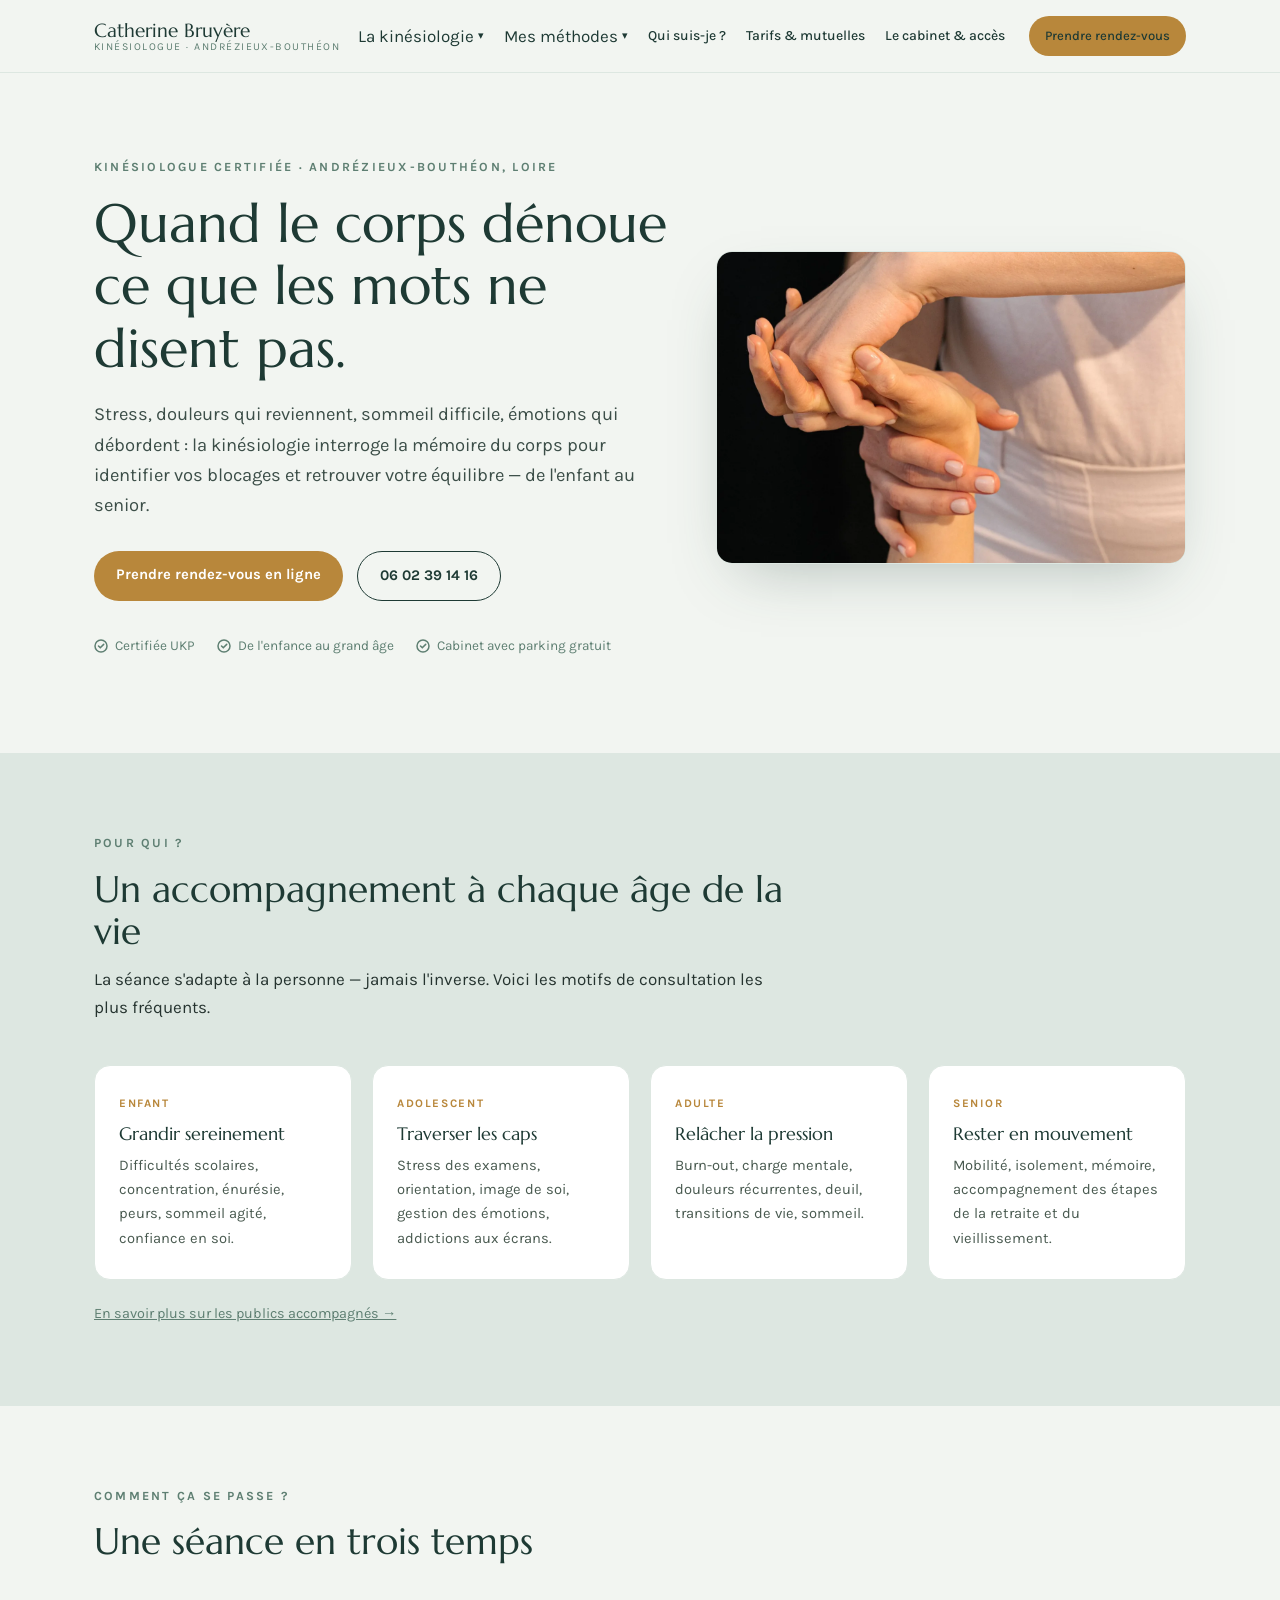
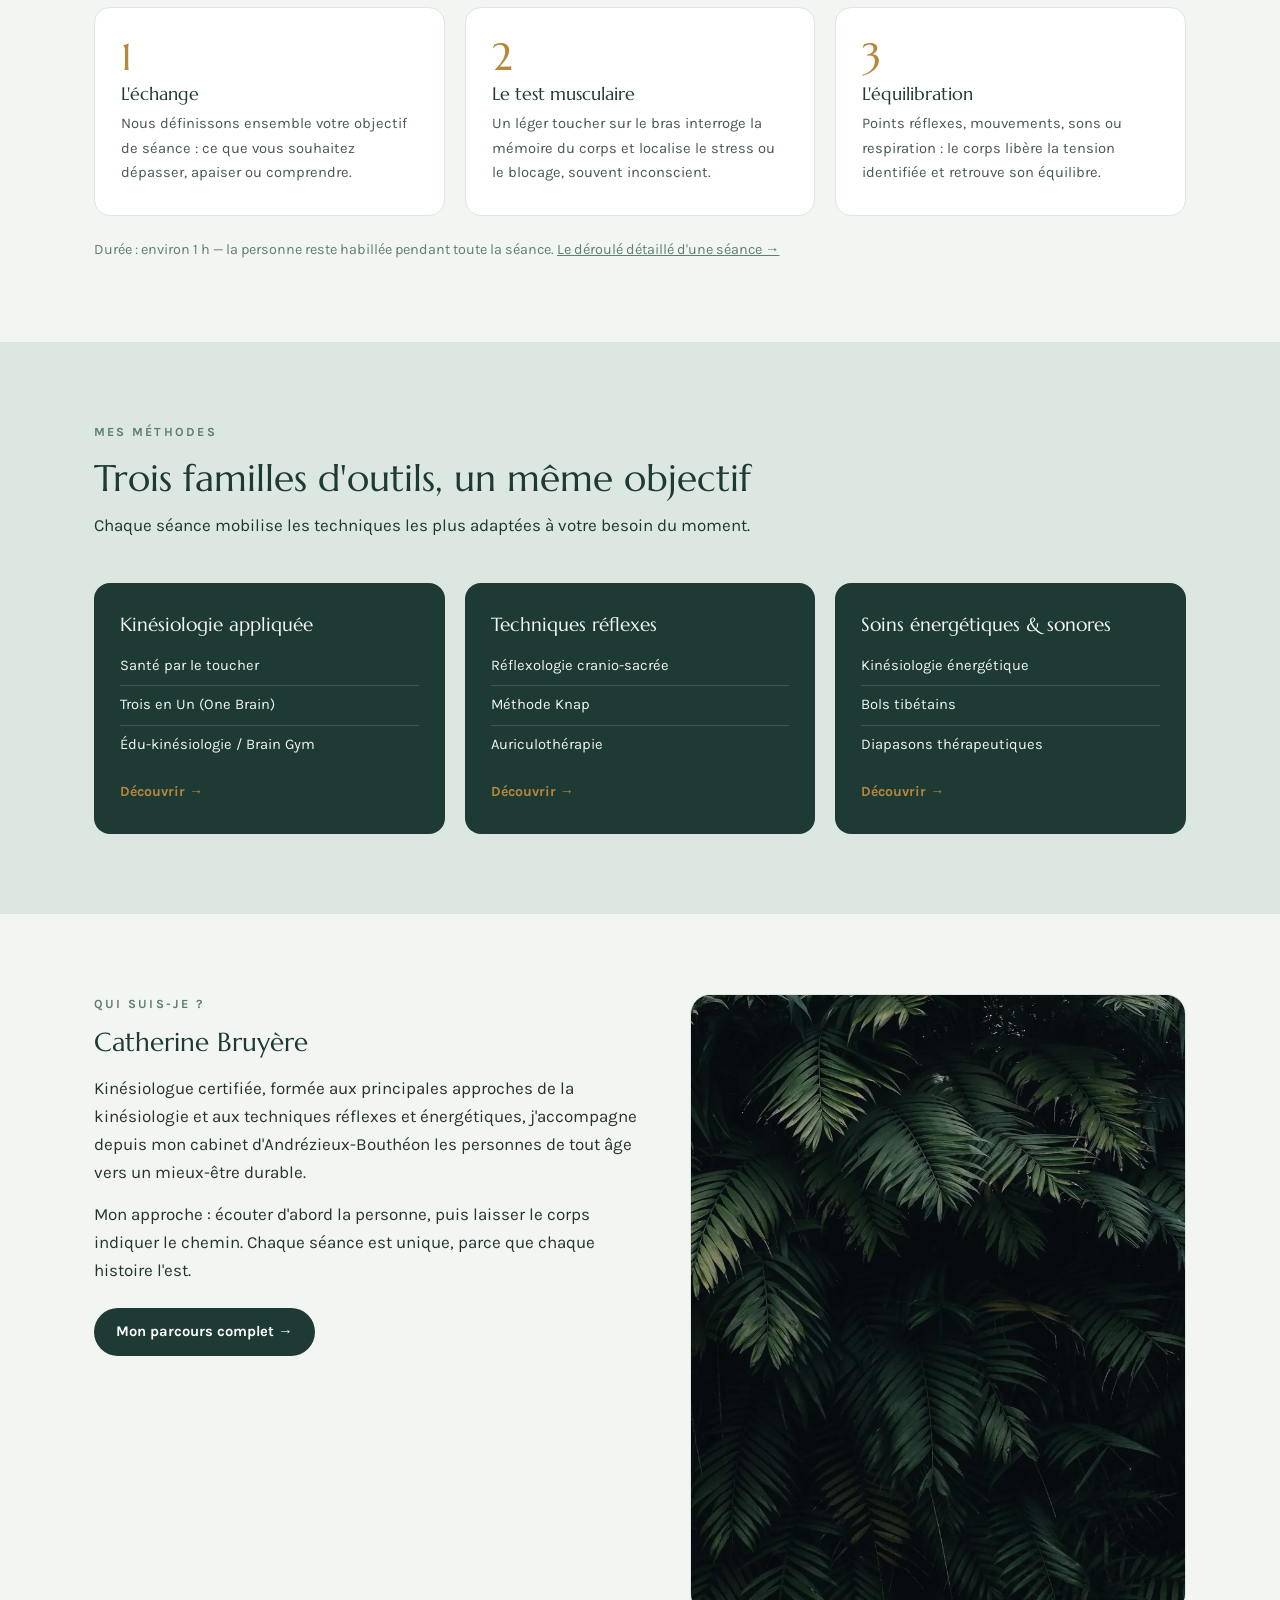
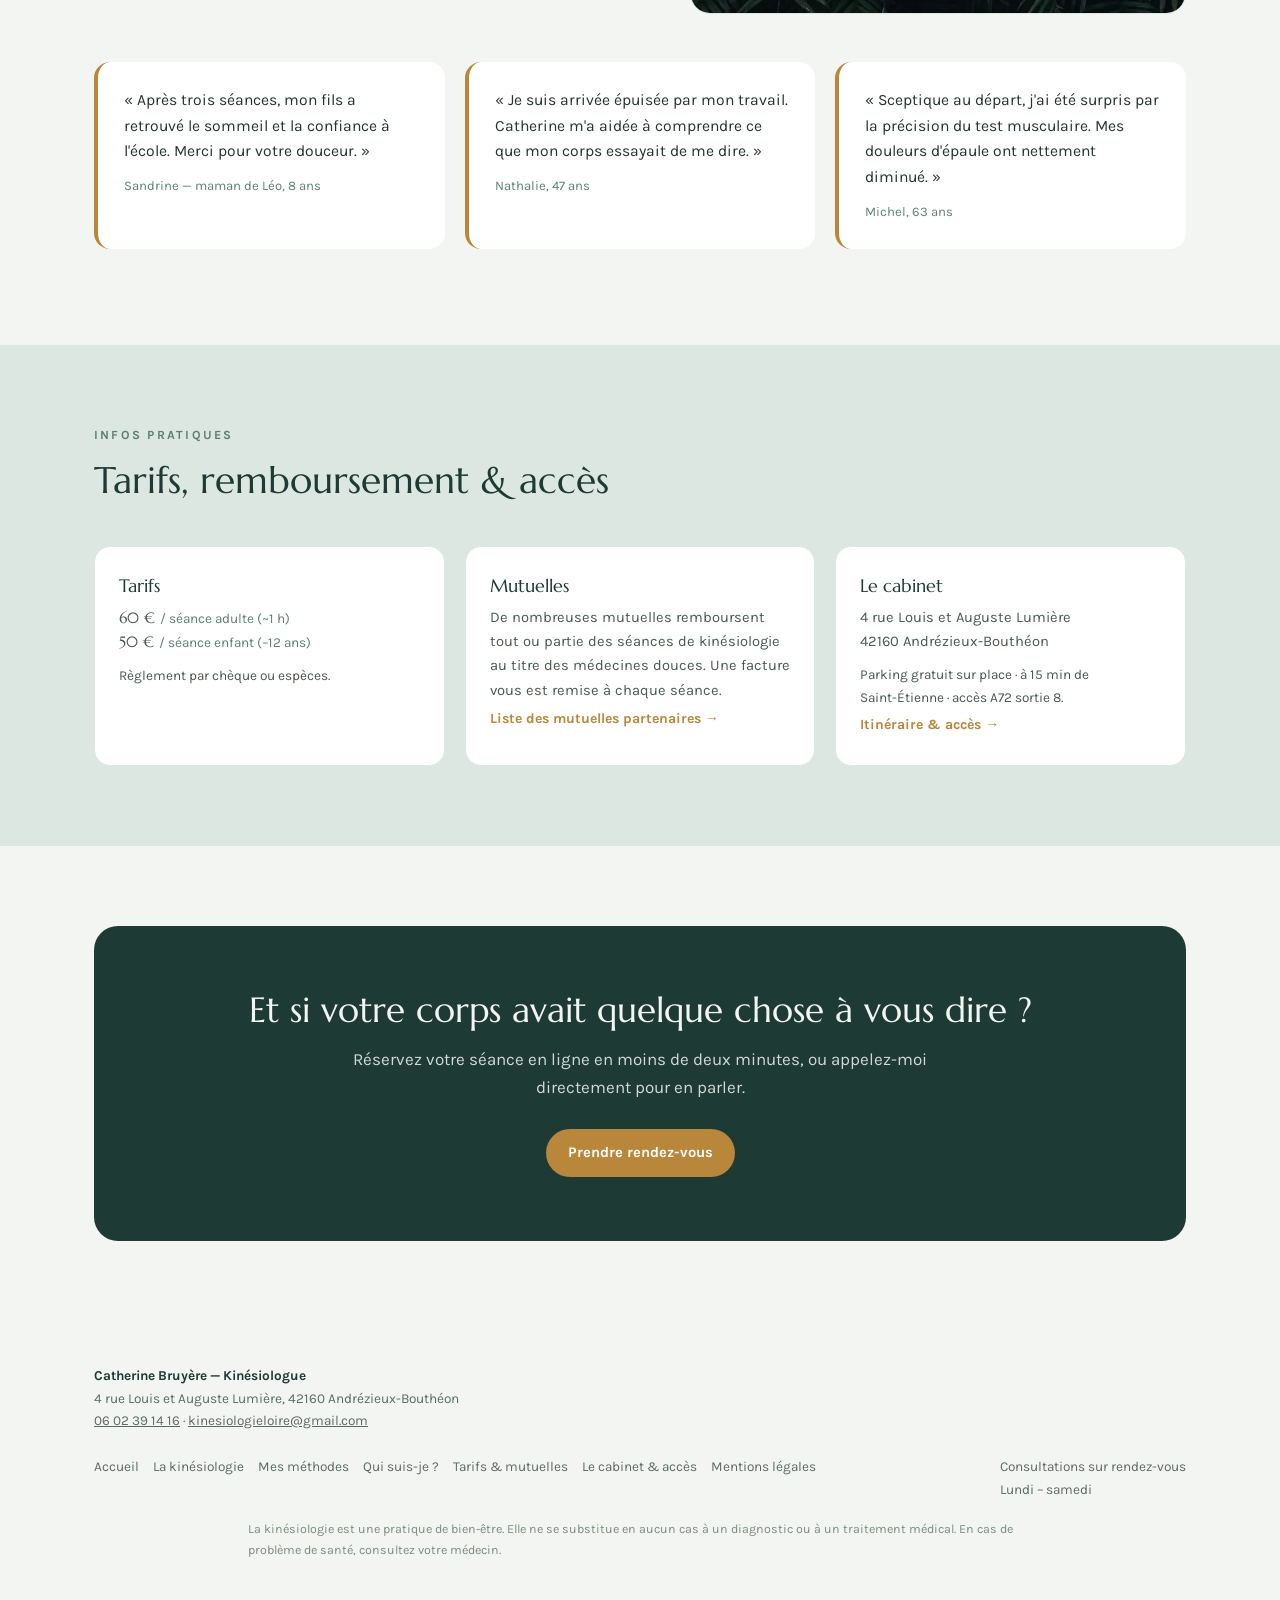
<file: index.html>
<!DOCTYPE html>
<html lang="fr">
<head>
<meta charset="UTF-8">
<meta name="viewport" content="width=device-width, initial-scale=1.0">
<title>Catherine Bruyère — Kinésiologue à Andrézieux-Bouthéon (Loire)</title>
<meta name="description" content="Kinésiologue certifiée à Andrézieux-Bouthéon. Stress, douleurs, blocages émotionnels : retrouvez votre équilibre, de l'enfant au senior. Prise de RDV en ligne.">
<link rel="canonical" href="https://catherine-bruyere-kinesiologue.fr/">
<meta property="og:type" content="website">
<meta property="og:title" content="Catherine Bruyère — Kinésiologue à Andrézieux-Bouthéon (Loire)">
<meta property="og:description" content="Stress, douleurs qui reviennent, sommeil difficile : la kinésiologie pour retrouver votre équilibre, de l'enfant au senior.">
<meta property="og:url" content="https://catherine-bruyere-kinesiologue.fr/">
<meta property="og:locale" content="fr_FR">
<meta property="og:site_name" content="Catherine Bruyère — Kinésiologue">
<meta property="og:image" content="https://catherine-bruyere-kinesiologue.fr/assets/img/cabinet-kinesiologie-andrezieux-boutheon.webp">
<link rel="icon" type="image/svg+xml" href="assets/img/favicon.svg">
<meta name="theme-color" content="#F2F5F1">
<link rel="preload" as="image" href="assets/img/cabinet-kinesiologie-andrezieux-boutheon.webp" fetchpriority="high" type="image/webp">
<link rel="stylesheet" href="assets/css/style.css">
<script type="application/ld+json">
{
  "@context": "https://schema.org",
  "@type": "LocalBusiness",
  "@id": "https://catherine-bruyere-kinesiologue.fr/#cabinet",
  "name": "Catherine Bruyère — Kinésiologue",
  "url": "https://catherine-bruyere-kinesiologue.fr/",
  "image": "https://catherine-bruyere-kinesiologue.fr/assets/img/cabinet-kinesiologie-andrezieux-boutheon.webp",
  "telephone": "+33602391416",
  "email": "kinesiologieloire@gmail.com",
  "priceRange": "50€–60€",
  "paymentAccepted": "Chèque, Espèces",
  "currenciesAccepted": "EUR",
  "address": {
    "@type": "PostalAddress",
    "streetAddress": "4 rue Louis et Auguste Lumière",
    "addressLocality": "Andrézieux-Bouthéon",
    "postalCode": "42160",
    "addressRegion": "Loire",
    "addressCountry": "FR"
  },
  "geo": { "@type": "GeoCoordinates", "latitude": 45.5242, "longitude": 4.2711 },
  "openingHoursSpecification": [
    { "@type": "OpeningHoursSpecification", "dayOfWeek": ["Monday","Tuesday","Wednesday","Thursday","Friday"], "opens": "09:00", "closes": "19:00" },
    { "@type": "OpeningHoursSpecification", "dayOfWeek": "Saturday", "opens": "09:00", "closes": "13:00" }
  ],
  "makesOffer": [
    { "@type": "Offer", "name": "Séance de kinésiologie adulte (environ 1 h)", "price": "60", "priceCurrency": "EUR" },
    { "@type": "Offer", "name": "Séance de kinésiologie enfant (moins de 12 ans)", "price": "50", "priceCurrency": "EUR" }
  ],
  "areaServed": ["Andrézieux-Bouthéon", "Saint-Étienne", "Loire"]
}
</script>
</head>
<body>

<a class="skip-link" href="#contenu">Aller au contenu</a>

<header>
  <div class="wrap nav">
    <a class="logo" href="index.html">Catherine Bruyère<small>Kinésiologue · Andrézieux-Bouthéon</small></a>
    <nav class="primary" aria-label="Navigation principale">
      <ul>
        <li class="has-dropdown">
          <button class="nav-toggle" aria-expanded="false" aria-haspopup="true">La kinésiologie <span class="chev">▾</span></button>
          <ul class="dropdown">
            <li><a href="kinesiologie/quest-ce-que-la-kinesiologie.html">Qu'est-ce que la kinésiologie&nbsp;?</a></li>
            <li><a href="kinesiologie/pour-qui.html">Pour qui&nbsp;?</a></li>
            <li><a href="kinesiologie/deroulement-seance.html">Déroulement d'une séance</a></li>
          </ul>
        </li>
        <li class="has-dropdown">
          <button class="nav-toggle" aria-expanded="false" aria-haspopup="true">Mes méthodes <span class="chev">▾</span></button>
          <ul class="dropdown">
            <li><a href="methodes/kinesiologie-appliquee.html">Kinésiologie appliquée</a></li>
            <li><a href="methodes/techniques-reflexes.html">Techniques réflexes</a></li>
            <li><a href="methodes/soins-energetiques.html">Soins énergétiques &amp; sonores</a></li>
          </ul>
        </li>
        <li><a href="qui-suis-je.html">Qui suis-je&nbsp;?</a></li>
        <li><a href="tarifs-mutuelles.html">Tarifs &amp; mutuelles</a></li>
        <li><a href="cabinet-acces.html">Le cabinet &amp; accès</a></li>
        <li class="nav-cta"><a class="btn gold small" href="https://www.resalib.fr/praticien/79220-catherine-bruyere-kinesiologue-andrezieux-boutheon#newrdvmodal" target="_blank" rel="noopener">Prendre rendez-vous</a></li>
      </ul>
    </nav>
    <button class="burger" aria-label="Ouvrir le menu" aria-expanded="false">☰</button>
  </div>
</header>

<!-- ============ HERO ============ -->
<section class="hero" id="contenu">
  <div class="wrap">
    <div>
      <p class="eyebrow">Kinésiologue certifiée · Andrézieux-Bouthéon, Loire</p>
      <h1>Quand le corps dénoue ce que les mots ne disent pas.</h1>
      <p class="lede">Stress, douleurs qui reviennent, sommeil difficile, émotions qui débordent&nbsp;: la kinésiologie interroge la mémoire du corps pour identifier vos blocages et retrouver votre équilibre — de l'enfant au senior.</p>
      <div class="ctas">
        <a class="btn gold" href="https://www.resalib.fr/praticien/79220-catherine-bruyere-kinesiologue-andrezieux-boutheon#newrdvmodal" target="_blank" rel="noopener">Prendre rendez-vous en ligne</a>
        <a class="btn ghost" href="tel:+33602391416">06 02 39 14 16</a>
      </div>
      <div class="trust">
        <span><svg width="14" height="14" viewBox="0 0 14 14" fill="none"><circle cx="7" cy="7" r="6" stroke="#5E7F72" stroke-width="1.5"/><path d="M4.5 7l1.8 1.8L9.7 5.4" stroke="#5E7F72" stroke-width="1.5" stroke-linecap="round"/></svg>Certifiée UKP</span>
        <span><svg width="14" height="14" viewBox="0 0 14 14" fill="none"><circle cx="7" cy="7" r="6" stroke="#5E7F72" stroke-width="1.5"/><path d="M4.5 7l1.8 1.8L9.7 5.4" stroke="#5E7F72" stroke-width="1.5" stroke-linecap="round"/></svg>De l'enfance au grand âge</span>
        <span><svg width="14" height="14" viewBox="0 0 14 14" fill="none"><circle cx="7" cy="7" r="6" stroke="#5E7F72" stroke-width="1.5"/><path d="M4.5 7l1.8 1.8L9.7 5.4" stroke="#5E7F72" stroke-width="1.5" stroke-linecap="round"/></svg>Cabinet avec parking gratuit</span>
      </div>
    </div>

    <figure class="photo photo--3x2 hero-photo">
      <img src="assets/img/cabinet-kinesiologie-andrezieux-boutheon.webp" alt="Séance de kinésiologie au cabinet de Catherine Bruyère à Andrézieux-Bouthéon, Loire" width="1600" height="900" loading="eager" fetchpriority="high">
    </figure>
  </div>
</section>

<!-- ============ POUR QUI ============ -->
<section class="alt">
  <div class="wrap">
    <div class="sec-head">
      <p class="eyebrow">Pour qui&nbsp;?</p>
      <h2>Un accompagnement à chaque âge de la vie</h2>
      <p>La séance s'adapte à la personne — jamais l'inverse. Voici les motifs de consultation les plus fréquents.</p>
    </div>
    <div class="grid4">
      <div class="card"><span class="tag">Enfant</span><h3>Grandir sereinement</h3><p>Difficultés scolaires, concentration, énurésie, peurs, sommeil agité, confiance en soi.</p></div>
      <div class="card"><span class="tag">Adolescent</span><h3>Traverser les caps</h3><p>Stress des examens, orientation, image de soi, gestion des émotions, addictions aux écrans.</p></div>
      <div class="card"><span class="tag">Adulte</span><h3>Relâcher la pression</h3><p>Burn-out, charge mentale, douleurs récurrentes, deuil, transitions de vie, sommeil.</p></div>
      <div class="card"><span class="tag">Senior</span><h3>Rester en mouvement</h3><p>Mobilité, isolement, mémoire, accompagnement des étapes de la retraite et du vieillissement.</p></div>
    </div>
    <p class="steps-note"><a href="kinesiologie/pour-qui.html">En savoir plus sur les publics accompagnés →</a></p>
  </div>
</section>

<!-- ============ UNE SÉANCE ============ -->
<section>
  <div class="wrap">
    <div class="sec-head">
      <p class="eyebrow">Comment ça se passe&nbsp;?</p>
      <h2>Une séance en trois temps</h2>
    </div>
    <div class="steps">
      <div class="step"><h3>L'échange</h3><p>Nous définissons ensemble votre objectif de séance&nbsp;: ce que vous souhaitez dépasser, apaiser ou comprendre.</p></div>
      <div class="step"><h3>Le test musculaire</h3><p>Un léger toucher sur le bras interroge la mémoire du corps et localise le stress ou le blocage, souvent inconscient.</p></div>
      <div class="step"><h3>L'équilibration</h3><p>Points réflexes, mouvements, sons ou respiration&nbsp;: le corps libère la tension identifiée et retrouve son équilibre.</p></div>
    </div>
    <p class="steps-note">Durée&nbsp;: environ 1&nbsp;h — la personne reste habillée pendant toute la séance. <a href="kinesiologie/deroulement-seance.html">Le déroulé détaillé d'une séance →</a></p>
  </div>
</section>

<!-- ============ MÉTHODES ============ -->
<section class="alt">
  <div class="wrap">
    <div class="sec-head">
      <p class="eyebrow">Mes méthodes</p>
      <h2>Trois familles d'outils, un même objectif</h2>
      <p>Chaque séance mobilise les techniques les plus adaptées à votre besoin du moment.</p>
    </div>
    <div class="grid3">
      <div class="methode"><h3>Kinésiologie appliquée</h3><ul><li>Santé par le toucher</li><li>Trois en Un (One Brain)</li><li>Édu-kinésiologie / Brain Gym</li></ul><a class="more" href="methodes/kinesiologie-appliquee.html" aria-label="Découvrir la kinésiologie appliquée">Découvrir →</a></div>
      <div class="methode"><h3>Techniques réflexes</h3><ul><li>Réflexologie cranio-sacrée</li><li>Méthode Knap</li><li>Auriculothérapie</li></ul><a class="more" href="methodes/techniques-reflexes.html" aria-label="Découvrir les techniques réflexes">Découvrir →</a></div>
      <div class="methode"><h3>Soins énergétiques &amp; sonores</h3><ul><li>Kinésiologie énergétique</li><li>Bols tibétains</li><li>Diapasons thérapeutiques</li></ul><a class="more" href="methodes/soins-energetiques.html" aria-label="Découvrir les soins énergétiques et sonores">Découvrir →</a></div>
    </div>
  </div>
</section>

<!-- ============ PRATICIENNE + AVIS ============ -->
<section>
  <div class="wrap duo">
    <div>
      <p class="eyebrow">Qui suis-je&nbsp;?</p>
      <h2 style="margin-bottom:16px">Catherine Bruyère</h2>
      <p style="margin-bottom:14px">Kinésiologue certifiée, formée aux principales approches de la kinésiologie et aux techniques réflexes et énergétiques, j'accompagne depuis mon cabinet d'Andrézieux-Bouthéon les personnes de tout âge vers un mieux-être durable.</p>
      <p style="margin-bottom:24px">Mon approche&nbsp;: écouter d'abord la personne, puis laisser le corps indiquer le chemin. Chaque séance est unique, parce que chaque histoire l'est.</p>
      <a class="btn" href="qui-suis-je.html">Mon parcours complet →</a>
    </div>
    <div>
      <figure class="photo photo--4x5">
        <!-- TEMPORAIRE : à remplacer par photo réelle -->
        <img src="assets/img/catherine-bruyere-kinesiologue-portrait.webp" alt="Catherine Bruyère, kinésiologue certifiée, dans son cabinet à Andrézieux-Bouthéon" width="800" height="1000" loading="lazy">
      </figure>
    </div>
  </div>
  <div class="wrap" style="margin-top:48px">
    <div class="grid3">
      <blockquote>«&nbsp;Après trois séances, mon fils a retrouvé le sommeil et la confiance à l'école. Merci pour votre douceur.&nbsp;»<footer>Sandrine — maman de Léo, 8 ans</footer></blockquote>
      <blockquote>«&nbsp;Je suis arrivée épuisée par mon travail. Catherine m'a aidée à comprendre ce que mon corps essayait de me dire.&nbsp;»<footer>Nathalie, 47 ans</footer></blockquote>
      <blockquote>«&nbsp;Sceptique au départ, j'ai été surpris par la précision du test musculaire. Mes douleurs d'épaule ont nettement diminué.&nbsp;»<footer>Michel, 63 ans</footer></blockquote>
    </div>
  </div>
</section>

<!-- ============ INFOS PRATIQUES ============ -->
<section class="alt">
  <div class="wrap">
    <div class="sec-head">
      <p class="eyebrow">Infos pratiques</p>
      <h2>Tarifs, remboursement &amp; accès</h2>
    </div>
    <div class="infos">
      <div class="card">
        <h3>Tarifs</h3>
        <p class="prix">60&nbsp;€ <small>/ séance adulte (~1&nbsp;h)</small></p>
        <p class="prix">50&nbsp;€ <small>/ séance enfant (–12 ans)</small></p>
        <p style="font-size:.85rem;margin-top:10px">Règlement par chèque ou espèces.</p>
      </div>
      <div class="card">
        <h3>Mutuelles</h3>
        <p>De nombreuses mutuelles remboursent tout ou partie des séances de kinésiologie au titre des médecines douces. Une facture vous est remise à chaque séance.</p>
        <a class="more" style="color:var(--miel);font-weight:700;text-decoration:none;font-size:.88rem" href="tarifs-mutuelles.html">Liste des mutuelles partenaires →</a>
      </div>
      <div class="card">
        <h3>Le cabinet</h3>
        <p>4 rue Louis et Auguste Lumière<br>42160 Andrézieux-Bouthéon</p>
        <p style="font-size:.85rem;margin-top:10px">Parking gratuit sur place · à 15&nbsp;min de Saint-Étienne · accès A72 sortie 8.</p>
        <a class="more" style="color:var(--miel);font-weight:700;text-decoration:none;font-size:.88rem" href="cabinet-acces.html">Itinéraire &amp; accès →</a>
      </div>
    </div>
  </div>
</section>

<!-- ============ CTA FINAL ============ -->
<section>
  <div class="wrap">
    <div class="cta-final">
      <h2>Et si votre corps avait quelque chose à vous dire&nbsp;?</h2>
      <p>Réservez votre séance en ligne en moins de deux minutes, ou appelez-moi directement pour en parler.</p>
      <a class="btn gold" href="https://www.resalib.fr/praticien/79220-catherine-bruyere-kinesiologue-andrezieux-boutheon#newrdvmodal" target="_blank" rel="noopener">Prendre rendez-vous</a>
    </div>
  </div>
</section>

<footer class="site">
  <div class="wrap">
    <div>
      <strong style="color:var(--sapin)">Catherine Bruyère — Kinésiologue</strong><br>
      4 rue Louis et Auguste Lumière, 42160 Andrézieux-Bouthéon<br>
      <a href="tel:+33602391416">06 02 39 14 16</a> · <a href="mailto:kinesiologieloire@gmail.com">kinesiologieloire@gmail.com</a>
    </div>
    <nav aria-label="Navigation pied de page">
      <a href="index.html">Accueil</a>
      <a href="kinesiologie/quest-ce-que-la-kinesiologie.html">La kinésiologie</a>
      <a href="methodes/kinesiologie-appliquee.html">Mes méthodes</a>
      <a href="qui-suis-je.html">Qui suis-je&nbsp;?</a>
      <a href="tarifs-mutuelles.html">Tarifs &amp; mutuelles</a>
      <a href="cabinet-acces.html">Le cabinet &amp; accès</a>
      <a href="mentions-legales.html">Mentions légales</a>
    </nav>
    <div>
      Consultations sur rendez-vous<br>Lundi – samedi
    </div>
  </div>
  <div class="wrap avert">
    La kinésiologie est une pratique de bien-être. Elle ne se substitue en aucun cas à un diagnostic ou à un traitement médical. En cas de problème de santé, consultez votre médecin.
  </div>
</footer>

<script src="assets/js/main.js"></script>
</body>
</html>
</file>
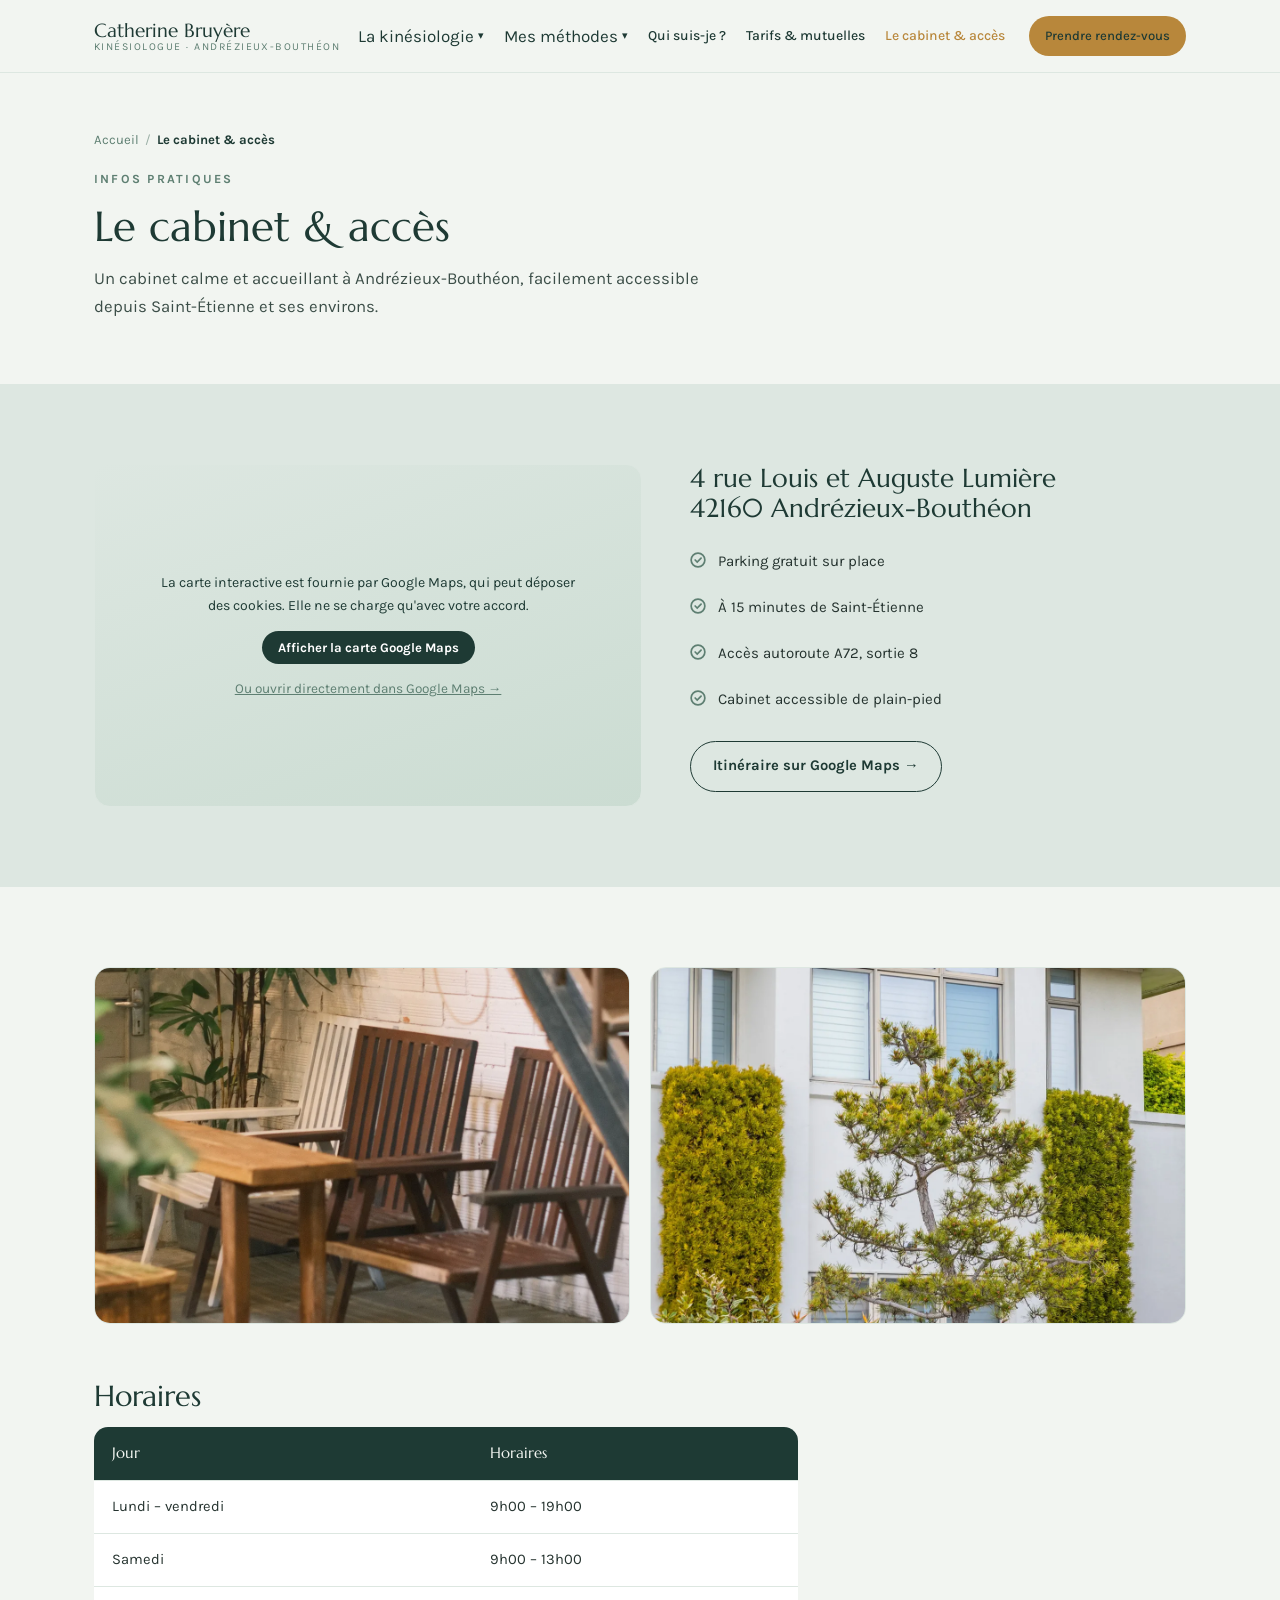
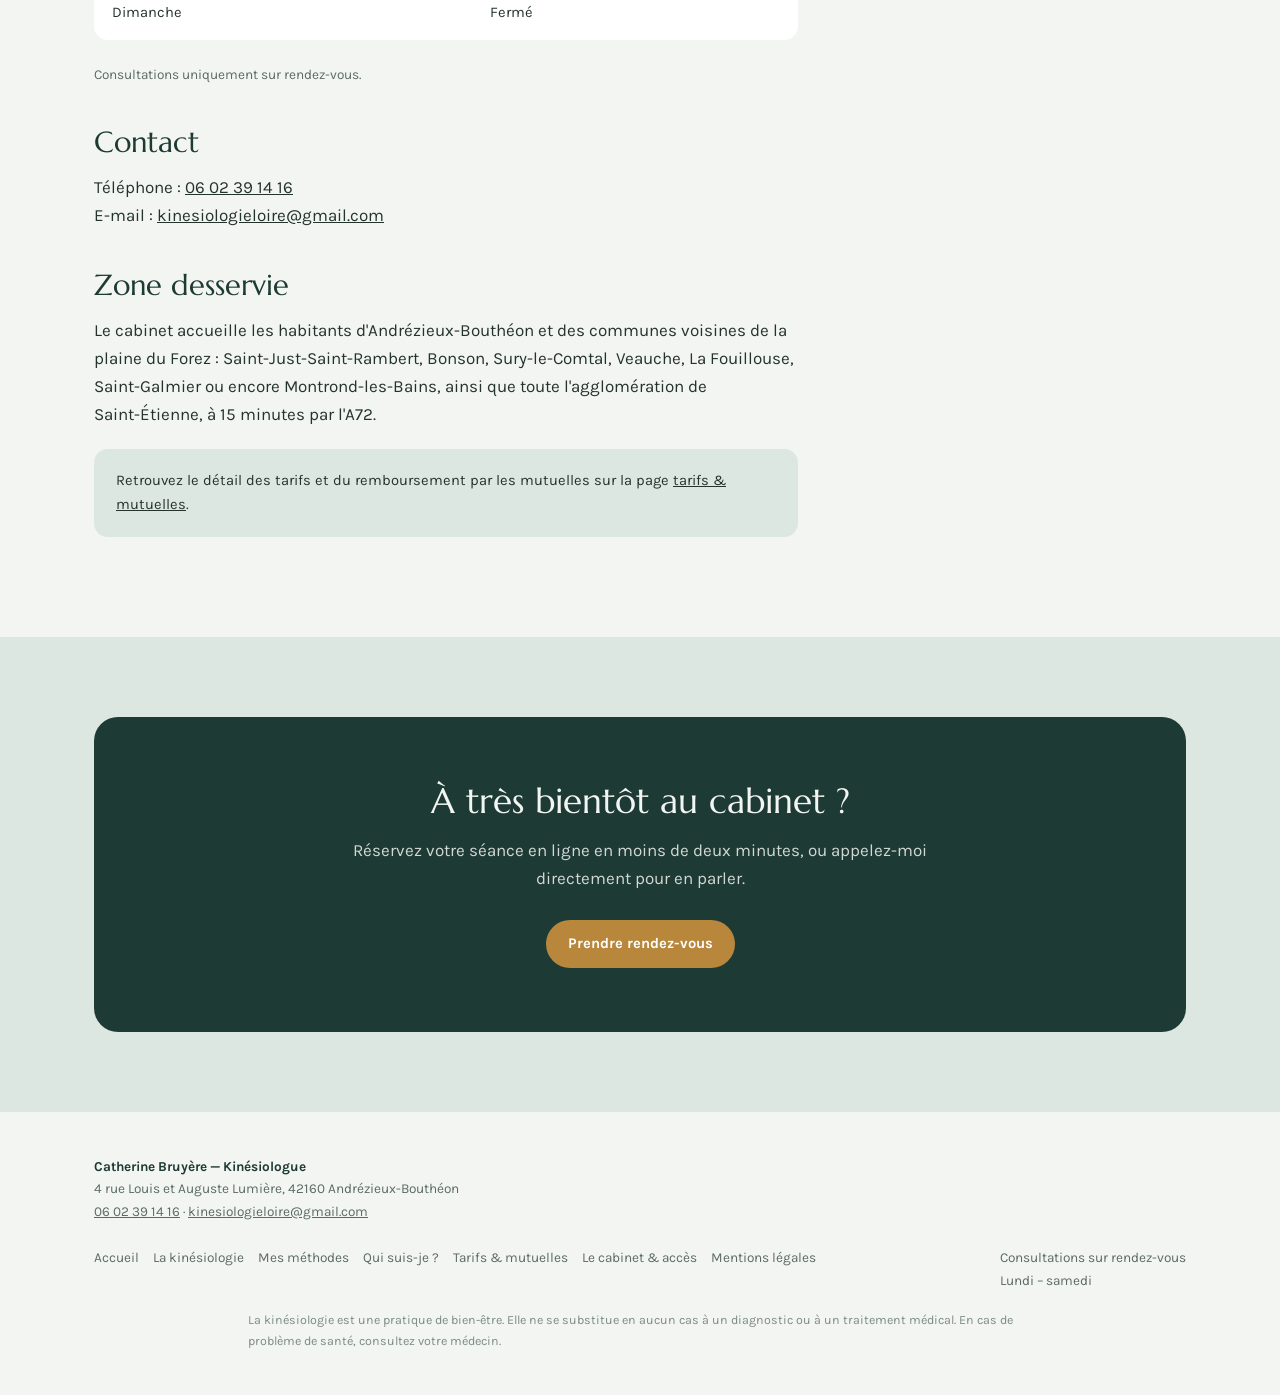
<file: cabinet-acces.html>
<!DOCTYPE html>
<html lang="fr">
<head>
<meta charset="UTF-8">
<meta name="viewport" content="width=device-width, initial-scale=1.0">
<title>Le cabinet & accès — Andrézieux-Bouthéon (Loire) — Catherine Bruyère</title>
<meta name="description" content="Cabinet de kinésiologie situé 4 rue Louis et Auguste Lumière à Andrézieux-Bouthéon. Parking gratuit, accès A72, à 15 min de Saint-Étienne. Horaires et itinéraire.">
<link rel="canonical" href="https://catherine-bruyere-kinesiologue.fr/cabinet-acces.html">
<meta property="og:type" content="website">
<meta property="og:title" content="Le cabinet &amp; accès — Catherine Bruyère, kinésiologue">
<meta property="og:description" content="Cabinet situé à Andrézieux-Bouthéon, parking gratuit, accès A72 sortie 8, à 15 min de Saint-Étienne.">
<meta property="og:url" content="https://catherine-bruyere-kinesiologue.fr/cabinet-acces.html">
<meta property="og:locale" content="fr_FR">
<meta property="og:site_name" content="Catherine Bruyère — Kinésiologue">
<meta property="og:image" content="https://catherine-bruyere-kinesiologue.fr/assets/img/cabinet-kinesiologie-interieur.webp">
<link rel="icon" type="image/svg+xml" href="assets/img/favicon.svg">
<meta name="theme-color" content="#F2F5F1">
<link rel="stylesheet" href="assets/css/style.css">
<script type="application/ld+json">
{
  "@context": "https://schema.org",
  "@type": "LocalBusiness",
  "@id": "https://catherine-bruyere-kinesiologue.fr/#cabinet",
  "name": "Catherine Bruyère — Kinésiologue",
  "url": "https://catherine-bruyere-kinesiologue.fr/",
  "image": "https://catherine-bruyere-kinesiologue.fr/assets/img/cabinet-kinesiologie-andrezieux-boutheon.webp",
  "telephone": "+33602391416",
  "email": "kinesiologieloire@gmail.com",
  "priceRange": "50€–60€",
  "paymentAccepted": "Chèque, Espèces",
  "currenciesAccepted": "EUR",
  "address": {
    "@type": "PostalAddress",
    "streetAddress": "4 rue Louis et Auguste Lumière",
    "addressLocality": "Andrézieux-Bouthéon",
    "postalCode": "42160",
    "addressRegion": "Loire",
    "addressCountry": "FR"
  },
  "geo": { "@type": "GeoCoordinates", "latitude": 45.5242, "longitude": 4.2711 },
  "openingHoursSpecification": [
    { "@type": "OpeningHoursSpecification", "dayOfWeek": ["Monday","Tuesday","Wednesday","Thursday","Friday"], "opens": "09:00", "closes": "19:00" },
    { "@type": "OpeningHoursSpecification", "dayOfWeek": "Saturday", "opens": "09:00", "closes": "13:00" }
  ],
  "makesOffer": [
    { "@type": "Offer", "name": "Séance de kinésiologie adulte (environ 1 h)", "price": "60", "priceCurrency": "EUR" },
    { "@type": "Offer", "name": "Séance de kinésiologie enfant (moins de 12 ans)", "price": "50", "priceCurrency": "EUR" }
  ],
  "areaServed": ["Andrézieux-Bouthéon", "Saint-Étienne", "Loire"]
}
</script>
<script type="application/ld+json">
{
  "@context": "https://schema.org",
  "@type": "BreadcrumbList",
  "itemListElement": [
    { "@type": "ListItem", "position": 1, "name": "Accueil", "item": "https://catherine-bruyere-kinesiologue.fr/" },
    { "@type": "ListItem", "position": 2, "name": "Le cabinet & accès" }
  ]
}
</script>
</head>
<body>

<a class="skip-link" href="#contenu">Aller au contenu</a>

<header>
  <div class="wrap nav">
    <a class="logo" href="index.html">Catherine Bruyère<small>Kinésiologue · Andrézieux-Bouthéon</small></a>
    <nav class="primary" aria-label="Navigation principale">
      <ul>
        <li class="has-dropdown">
          <button class="nav-toggle" aria-expanded="false" aria-haspopup="true">La kinésiologie <span class="chev">▾</span></button>
          <ul class="dropdown">
            <li><a href="kinesiologie/quest-ce-que-la-kinesiologie.html">Qu'est-ce que la kinésiologie&nbsp;?</a></li>
            <li><a href="kinesiologie/pour-qui.html">Pour qui&nbsp;?</a></li>
            <li><a href="kinesiologie/deroulement-seance.html">Déroulement d'une séance</a></li>
          </ul>
        </li>
        <li class="has-dropdown">
          <button class="nav-toggle" aria-expanded="false" aria-haspopup="true">Mes méthodes <span class="chev">▾</span></button>
          <ul class="dropdown">
            <li><a href="methodes/kinesiologie-appliquee.html">Kinésiologie appliquée</a></li>
            <li><a href="methodes/techniques-reflexes.html">Techniques réflexes</a></li>
            <li><a href="methodes/soins-energetiques.html">Soins énergétiques &amp; sonores</a></li>
          </ul>
        </li>
        <li><a href="qui-suis-je.html">Qui suis-je&nbsp;?</a></li>
        <li><a href="tarifs-mutuelles.html">Tarifs &amp; mutuelles</a></li>
        <li><a class="current" href="cabinet-acces.html">Le cabinet &amp; accès</a></li>
        <li class="nav-cta"><a class="btn gold small" href="https://www.resalib.fr/praticien/79220-catherine-bruyere-kinesiologue-andrezieux-boutheon#newrdvmodal" target="_blank" rel="noopener">Prendre rendez-vous</a></li>
      </ul>
    </nav>
    <button class="burger" aria-label="Ouvrir le menu" aria-expanded="false">☰</button>
  </div>
</header>

<section class="page-hero" id="contenu">
  <div class="wrap">
    <ul class="breadcrumb">
      <li><a href="index.html">Accueil</a></li>
      <li>Le cabinet &amp; accès</li>
    </ul>
    <p class="eyebrow">Infos pratiques</p>
    <h1>Le cabinet &amp; accès</h1>
    <p class="lede">Un cabinet calme et accueillant à Andrézieux-Bouthéon, facilement accessible depuis Saint-Étienne et ses environs.</p>
  </div>
</section>

<section class="alt">
  <div class="wrap duo">
    <div>
      <div class="map-embed">
        <div class="map-consent">
          <p>La carte interactive est fournie par Google Maps, qui peut déposer des cookies. Elle ne se charge qu'avec votre accord.</p>
          <button class="btn small" type="button" data-map-src="https://www.google.com/maps?q=4+rue+Louis+et+Auguste+Lumi%C3%A8re,+42160+Andr%C3%A9zieux-Bouth%C3%A9on&output=embed" data-map-title="Carte du cabinet de Catherine Bruyère">Afficher la carte Google Maps</button>
          <a href="https://www.google.com/maps?q=4+rue+Louis+et+Auguste+Lumi%C3%A8re,+42160+Andr%C3%A9zieux-Bouth%C3%A9on" target="_blank" rel="noopener">Ou ouvrir directement dans Google Maps →</a>
        </div>
      </div>
    </div>
    <div>
      <h2 style="margin-bottom:16px">4 rue Louis et Auguste Lumière<br>42160 Andrézieux-Bouthéon</h2>
      <ul class="access-list">
        <li><svg width="16" height="16" viewBox="0 0 14 14" fill="none"><circle cx="7" cy="7" r="6" stroke="#5E7F72" stroke-width="1.5"/><path d="M4.5 7l1.8 1.8L9.7 5.4" stroke="#5E7F72" stroke-width="1.5" stroke-linecap="round"/></svg> Parking gratuit sur place</li>
        <li><svg width="16" height="16" viewBox="0 0 14 14" fill="none"><circle cx="7" cy="7" r="6" stroke="#5E7F72" stroke-width="1.5"/><path d="M4.5 7l1.8 1.8L9.7 5.4" stroke="#5E7F72" stroke-width="1.5" stroke-linecap="round"/></svg> À 15 minutes de Saint-Étienne</li>
        <li><svg width="16" height="16" viewBox="0 0 14 14" fill="none"><circle cx="7" cy="7" r="6" stroke="#5E7F72" stroke-width="1.5"/><path d="M4.5 7l1.8 1.8L9.7 5.4" stroke="#5E7F72" stroke-width="1.5" stroke-linecap="round"/></svg> Accès autoroute A72, sortie 8</li>
        <li><svg width="16" height="16" viewBox="0 0 14 14" fill="none"><circle cx="7" cy="7" r="6" stroke="#5E7F72" stroke-width="1.5"/><path d="M4.5 7l1.8 1.8L9.7 5.4" stroke="#5E7F72" stroke-width="1.5" stroke-linecap="round"/></svg> Cabinet accessible de plain-pied</li>
      </ul>
      <p style="margin-top:20px"><a class="btn ghost" href="https://www.google.com/maps?q=4+rue+Louis+et+Auguste+Lumi%C3%A8re,+42160+Andr%C3%A9zieux-Bouth%C3%A9on" target="_blank" rel="noopener">Itinéraire sur Google Maps →</a></p>
    </div>
  </div>
</section>

<section>
  <div class="wrap">
    <div class="grid2" style="margin-bottom:56px">
      <figure class="photo photo--3x2">
        <!-- TEMPORAIRE : à remplacer par photo réelle -->
        <img src="assets/img/cabinet-kinesiologie-interieur.webp" alt="L'intérieur apaisant du cabinet de kinésiologie de Catherine Bruyère" width="1200" height="800" loading="lazy">
      </figure>
      <figure class="photo photo--3x2">
        <!-- TEMPORAIRE : à remplacer par photo réelle -->
        <img src="assets/img/entree-cabinet-parking-andrezieux.webp" alt="L'entrée du cabinet et son parking gratuit, 4 rue Louis et Auguste Lumière à Andrézieux-Bouthéon" width="1200" height="800" loading="lazy">
      </figure>
    </div>
    <div class="content">
      <h2>Horaires</h2>
      <div class="table-wrap">
        <table>
          <thead><tr><th>Jour</th><th>Horaires</th></tr></thead>
          <tbody>
            <tr><td>Lundi – vendredi</td><td>9h00 – 19h00</td></tr>
            <tr><td>Samedi</td><td>9h00 – 13h00</td></tr>
            <tr><td>Dimanche</td><td>Fermé</td></tr>
          </tbody>
        </table>
      </div>
      <p style="font-size:.85rem;color:#5B6B63">Consultations uniquement sur rendez-vous.</p>

      <h2>Contact</h2>
      <p>Téléphone&nbsp;: <a href="tel:+33602391416">06 02 39 14 16</a><br>
      E-mail&nbsp;: <a href="mailto:kinesiologieloire@gmail.com">kinesiologieloire@gmail.com</a></p>

      <h2>Zone desservie</h2>
      <p>Le cabinet accueille les habitants d'Andrézieux-Bouthéon et des communes voisines de la plaine du Forez&nbsp;: Saint-Just-Saint-Rambert, Bonson, Sury-le-Comtal, Veauche, La Fouillouse, Saint-Galmier ou encore Montrond-les-Bains, ainsi que toute l'agglomération de Saint-Étienne, à 15 minutes par l'A72.</p>

      <div class="note">
        <p style="margin-bottom:0">Retrouvez le détail des tarifs et du remboursement par les mutuelles sur la page <a href="tarifs-mutuelles.html">tarifs &amp; mutuelles</a>.</p>
      </div>
    </div>
  </div>
</section>

<section class="alt">
  <div class="wrap">
    <div class="cta-final">
      <h2>À très bientôt au cabinet&nbsp;?</h2>
      <p>Réservez votre séance en ligne en moins de deux minutes, ou appelez-moi directement pour en parler.</p>
      <a class="btn gold" href="https://www.resalib.fr/praticien/79220-catherine-bruyere-kinesiologue-andrezieux-boutheon#newrdvmodal" target="_blank" rel="noopener">Prendre rendez-vous</a>
    </div>
  </div>
</section>

<footer class="site">
  <div class="wrap">
    <div>
      <strong style="color:var(--sapin)">Catherine Bruyère — Kinésiologue</strong><br>
      4 rue Louis et Auguste Lumière, 42160 Andrézieux-Bouthéon<br>
      <a href="tel:+33602391416">06 02 39 14 16</a> · <a href="mailto:kinesiologieloire@gmail.com">kinesiologieloire@gmail.com</a>
    </div>
    <nav aria-label="Navigation pied de page">
      <a href="index.html">Accueil</a>
      <a href="kinesiologie/quest-ce-que-la-kinesiologie.html">La kinésiologie</a>
      <a href="methodes/kinesiologie-appliquee.html">Mes méthodes</a>
      <a href="qui-suis-je.html">Qui suis-je&nbsp;?</a>
      <a href="tarifs-mutuelles.html">Tarifs &amp; mutuelles</a>
      <a href="cabinet-acces.html">Le cabinet &amp; accès</a>
      <a href="mentions-legales.html">Mentions légales</a>
    </nav>
    <div>
      Consultations sur rendez-vous<br>Lundi – samedi
    </div>
  </div>
  <div class="wrap avert">
    La kinésiologie est une pratique de bien-être. Elle ne se substitue en aucun cas à un diagnostic ou à un traitement médical. En cas de problème de santé, consultez votre médecin.
  </div>
</footer>

<script src="assets/js/main.js"></script>
</body>
</html>
</file>
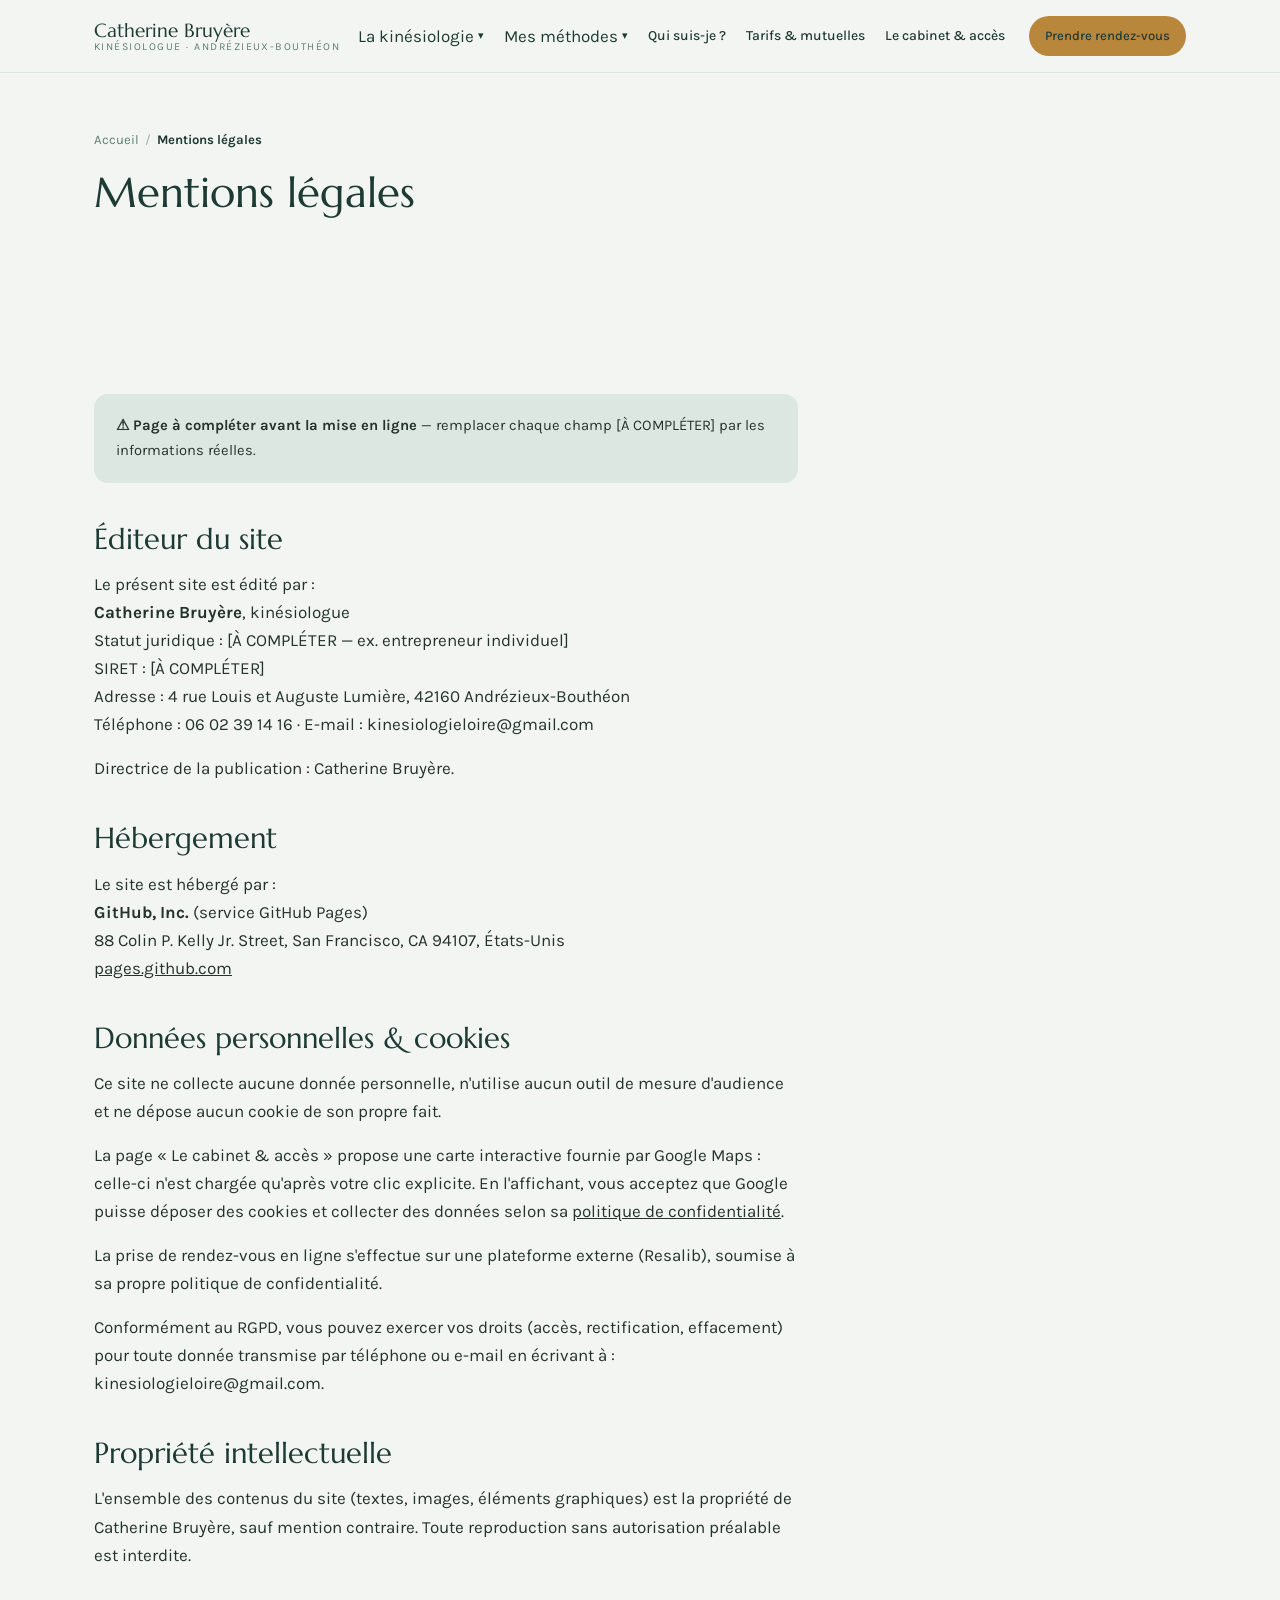
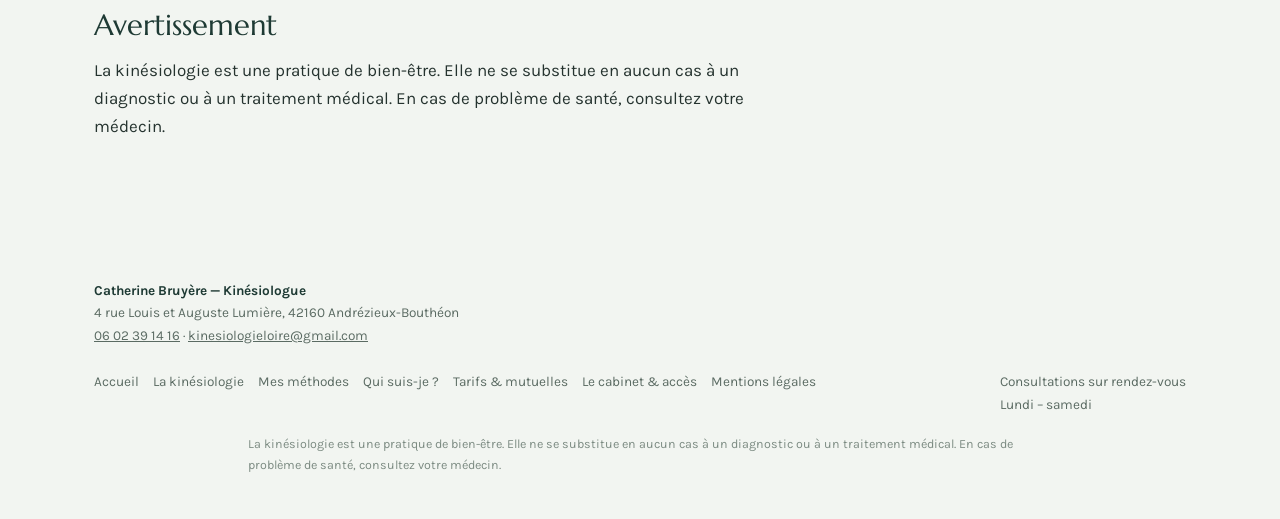
<file: mentions-legales.html>
<!DOCTYPE html>
<html lang="fr">
<head>
<meta charset="UTF-8">
<meta name="viewport" content="width=device-width, initial-scale=1.0">
<title>Mentions légales — Catherine Bruyère, kinésiologue</title>
<meta name="description" content="Mentions légales du site de Catherine Bruyère, kinésiologue à Andrézieux-Bouthéon.">
<meta name="robots" content="noindex, follow">
<link rel="canonical" href="https://catherine-bruyere-kinesiologue.fr/mentions-legales.html">
<link rel="icon" type="image/svg+xml" href="assets/img/favicon.svg">
<meta name="theme-color" content="#F2F5F1">
<link rel="stylesheet" href="assets/css/style.css">
</head>
<body>

<a class="skip-link" href="#contenu">Aller au contenu</a>

<header>
  <div class="wrap nav">
    <a class="logo" href="index.html">Catherine Bruyère<small>Kinésiologue · Andrézieux-Bouthéon</small></a>
    <nav class="primary" aria-label="Navigation principale">
      <ul>
        <li class="has-dropdown">
          <button class="nav-toggle" aria-expanded="false" aria-haspopup="true">La kinésiologie <span class="chev">▾</span></button>
          <ul class="dropdown">
            <li><a href="kinesiologie/quest-ce-que-la-kinesiologie.html">Qu'est-ce que la kinésiologie&nbsp;?</a></li>
            <li><a href="kinesiologie/pour-qui.html">Pour qui&nbsp;?</a></li>
            <li><a href="kinesiologie/deroulement-seance.html">Déroulement d'une séance</a></li>
          </ul>
        </li>
        <li class="has-dropdown">
          <button class="nav-toggle" aria-expanded="false" aria-haspopup="true">Mes méthodes <span class="chev">▾</span></button>
          <ul class="dropdown">
            <li><a href="methodes/kinesiologie-appliquee.html">Kinésiologie appliquée</a></li>
            <li><a href="methodes/techniques-reflexes.html">Techniques réflexes</a></li>
            <li><a href="methodes/soins-energetiques.html">Soins énergétiques &amp; sonores</a></li>
          </ul>
        </li>
        <li><a href="qui-suis-je.html">Qui suis-je&nbsp;?</a></li>
        <li><a href="tarifs-mutuelles.html">Tarifs &amp; mutuelles</a></li>
        <li><a href="cabinet-acces.html">Le cabinet &amp; accès</a></li>
        <li class="nav-cta"><a class="btn gold small" href="https://www.resalib.fr/praticien/79220-catherine-bruyere-kinesiologue-andrezieux-boutheon#newrdvmodal" target="_blank" rel="noopener">Prendre rendez-vous</a></li>
      </ul>
    </nav>
    <button class="burger" aria-label="Ouvrir le menu" aria-expanded="false">☰</button>
  </div>
</header>

<section class="page-hero" id="contenu">
  <div class="wrap">
    <ul class="breadcrumb">
      <li><a href="index.html">Accueil</a></li>
      <li>Mentions légales</li>
    </ul>
    <h1>Mentions légales</h1>
  </div>
</section>

<section>
  <div class="wrap">
    <div class="content">
      <div class="note">
        <p style="margin-bottom:0"><strong>⚠ Page à compléter avant la mise en ligne</strong> — remplacer chaque champ [À COMPLÉTER] par les informations réelles.</p>
      </div>

      <h2>Éditeur du site</h2>
      <p>Le présent site est édité par&nbsp;:<br>
      <strong>Catherine Bruyère</strong>, kinésiologue<br>
      Statut juridique&nbsp;: [À COMPLÉTER — ex. entrepreneur individuel]<br>
      SIRET&nbsp;: [À COMPLÉTER]<br>
      Adresse&nbsp;: 4 rue Louis et Auguste Lumière, 42160 Andrézieux-Bouthéon<br>
      Téléphone&nbsp;: 06 02 39 14 16 · E-mail&nbsp;: kinesiologieloire@gmail.com</p>
      <p>Directrice de la publication&nbsp;: Catherine Bruyère.</p>

      <h2>Hébergement</h2>
      <p>Le site est hébergé par&nbsp;:<br>
      <strong>GitHub, Inc.</strong> (service GitHub Pages)<br>
      88 Colin P. Kelly Jr. Street, San Francisco, CA 94107, États-Unis<br>
      <a href="https://pages.github.com" target="_blank" rel="noopener">pages.github.com</a></p>

      <h2>Données personnelles &amp; cookies</h2>
      <p>Ce site ne collecte aucune donnée personnelle, n'utilise aucun outil de mesure d'audience et ne dépose aucun cookie de son propre fait.</p>
      <p>La page « Le cabinet &amp; accès » propose une carte interactive fournie par Google Maps&nbsp;: celle-ci n'est chargée qu'après votre clic explicite. En l'affichant, vous acceptez que Google puisse déposer des cookies et collecter des données selon sa <a href="https://policies.google.com/privacy" target="_blank" rel="noopener">politique de confidentialité</a>.</p>
      <p>La prise de rendez-vous en ligne s'effectue sur une plateforme externe (Resalib), soumise à sa propre politique de confidentialité.</p>
      <p>Conformément au RGPD, vous pouvez exercer vos droits (accès, rectification, effacement) pour toute donnée transmise par téléphone ou e-mail en écrivant à&nbsp;: kinesiologieloire@gmail.com.</p>

      <h2>Propriété intellectuelle</h2>
      <p>L'ensemble des contenus du site (textes, images, éléments graphiques) est la propriété de Catherine Bruyère, sauf mention contraire. Toute reproduction sans autorisation préalable est interdite.</p>

      <h2>Avertissement</h2>
      <p>La kinésiologie est une pratique de bien-être. Elle ne se substitue en aucun cas à un diagnostic ou à un traitement médical. En cas de problème de santé, consultez votre médecin.</p>
    </div>
  </div>
</section>

<footer class="site">
  <div class="wrap">
    <div>
      <strong style="color:var(--sapin)">Catherine Bruyère — Kinésiologue</strong><br>
      4 rue Louis et Auguste Lumière, 42160 Andrézieux-Bouthéon<br>
      <a href="tel:+33602391416">06 02 39 14 16</a> · <a href="mailto:kinesiologieloire@gmail.com">kinesiologieloire@gmail.com</a>
    </div>
    <nav aria-label="Navigation pied de page">
      <a href="index.html">Accueil</a>
      <a href="kinesiologie/quest-ce-que-la-kinesiologie.html">La kinésiologie</a>
      <a href="methodes/kinesiologie-appliquee.html">Mes méthodes</a>
      <a href="qui-suis-je.html">Qui suis-je&nbsp;?</a>
      <a href="tarifs-mutuelles.html">Tarifs &amp; mutuelles</a>
      <a href="cabinet-acces.html">Le cabinet &amp; accès</a>
      <a href="mentions-legales.html">Mentions légales</a>
    </nav>
    <div>
      Consultations sur rendez-vous<br>Lundi – samedi
    </div>
  </div>
  <div class="wrap avert">
    La kinésiologie est une pratique de bien-être. Elle ne se substitue en aucun cas à un diagnostic ou à un traitement médical. En cas de problème de santé, consultez votre médecin.
  </div>
</footer>

<script src="assets/js/main.js"></script>
</body>
</html>
</file>
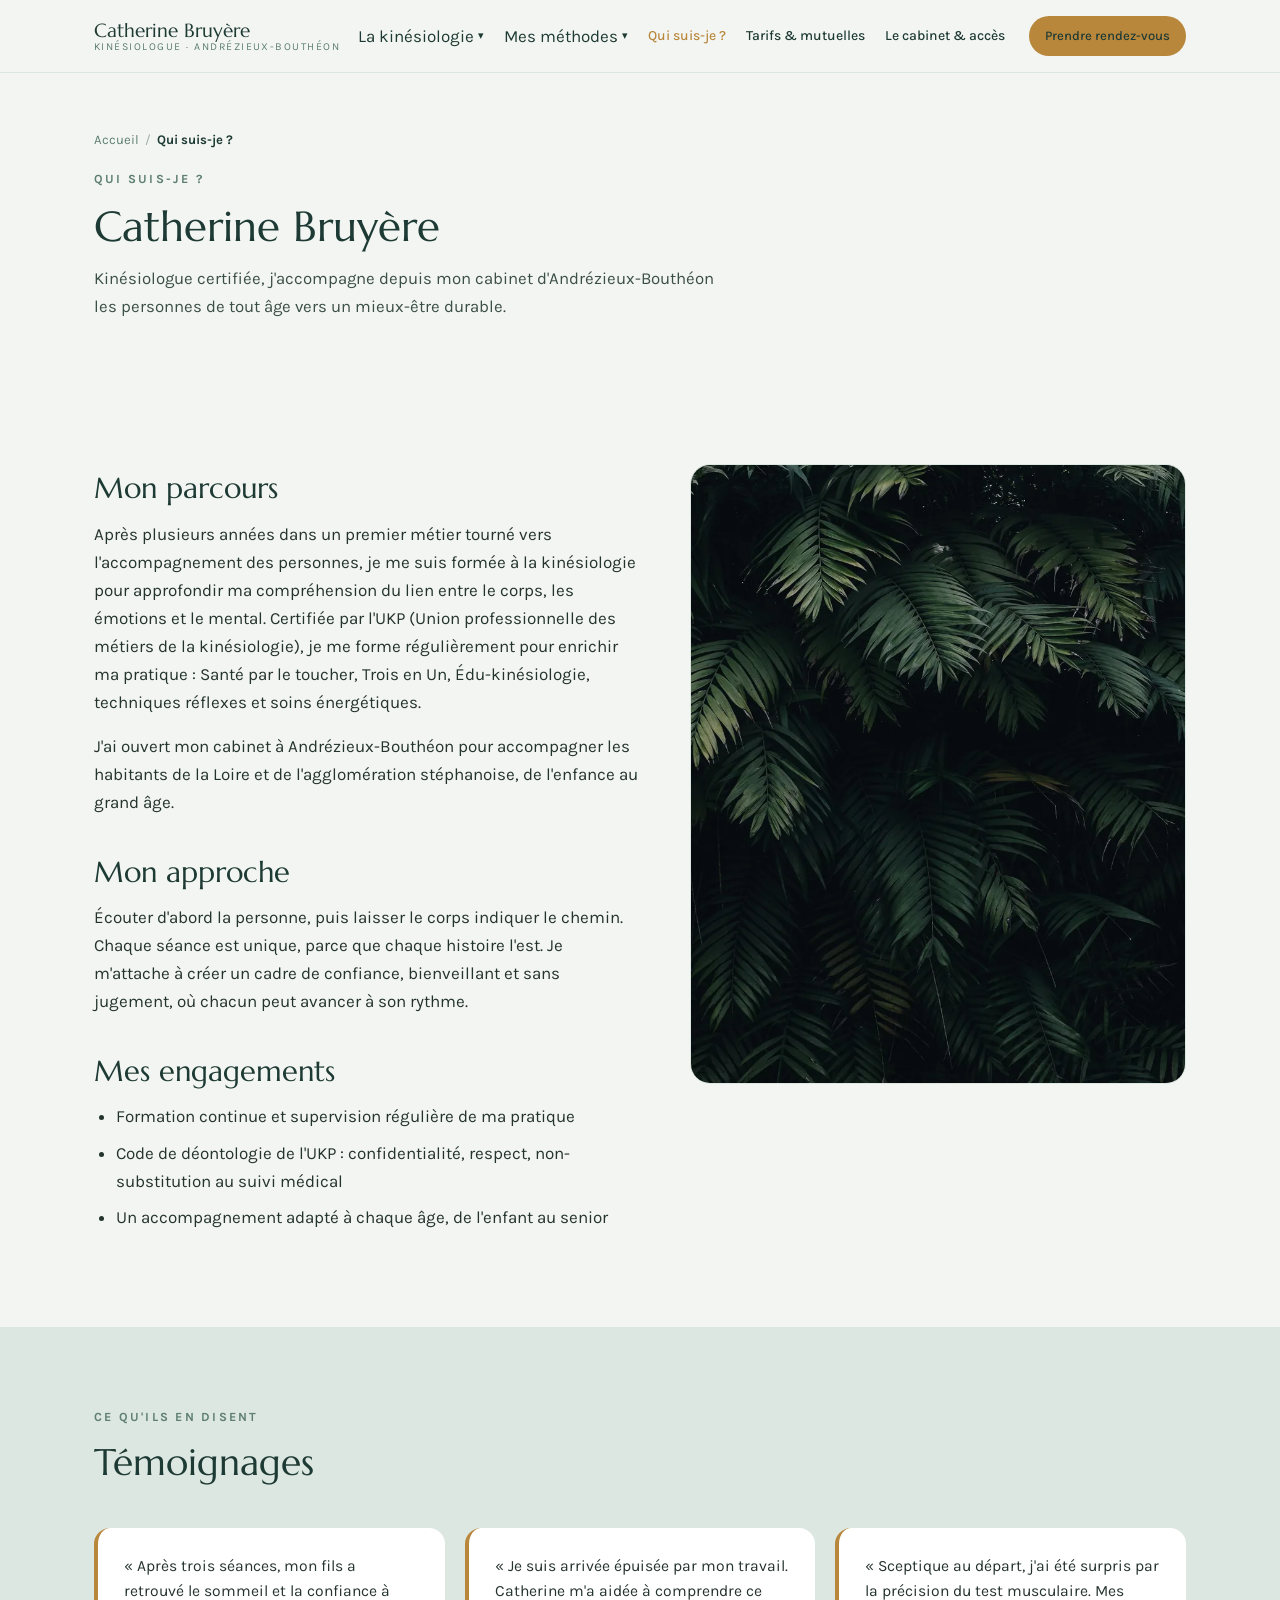
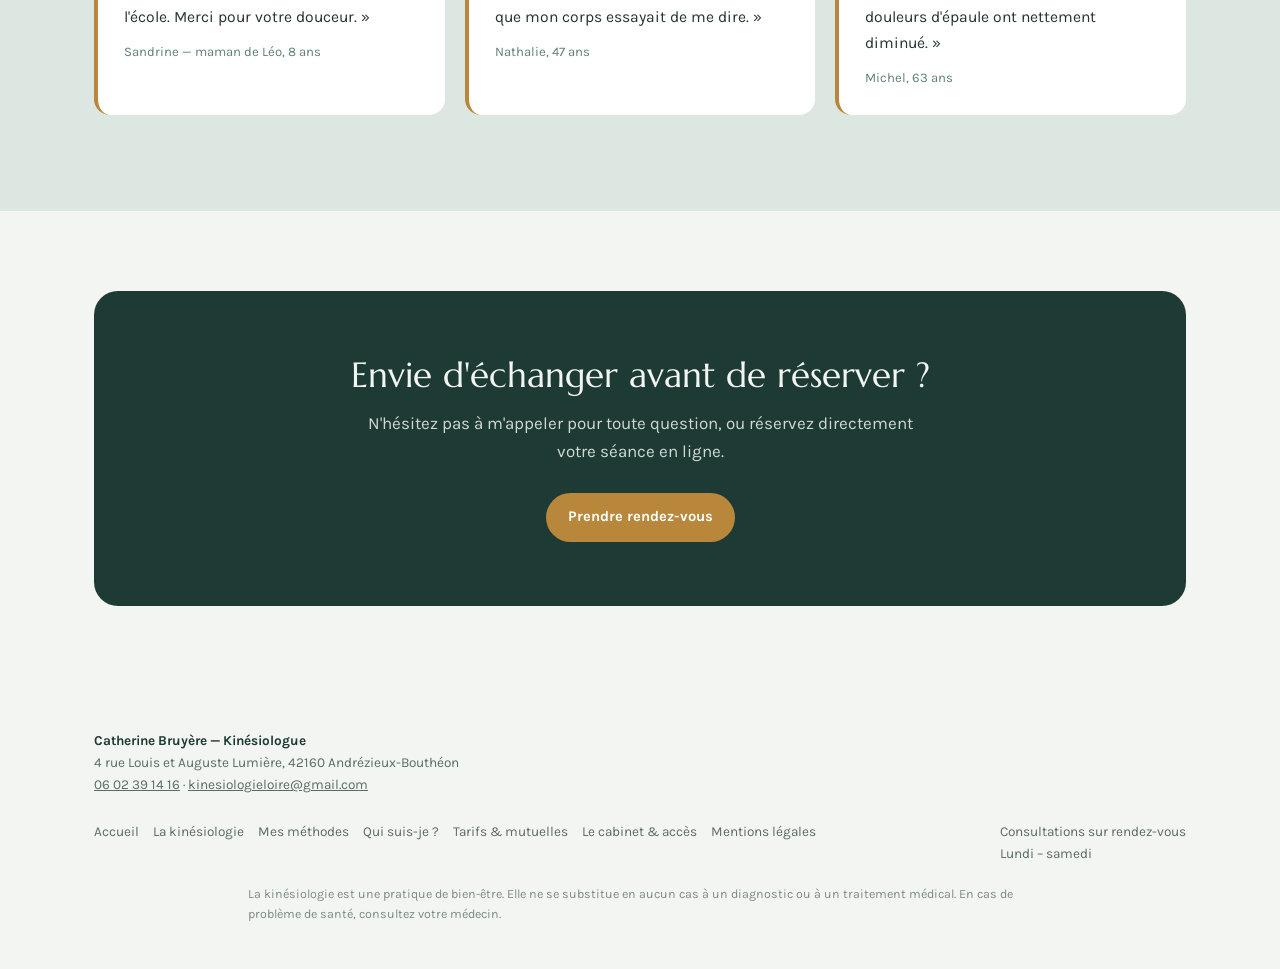
<file: qui-suis-je.html>
<!DOCTYPE html>
<html lang="fr">
<head>
<meta charset="UTF-8">
<meta name="viewport" content="width=device-width, initial-scale=1.0">
<title>Qui suis-je ? Catherine Bruyère, kinésiologue certifiée</title>
<meta name="description" content="Parcours, formations et approche de Catherine Bruyère, kinésiologue certifiée à Andrézieux-Bouthéon. Découvrez son cheminement et ses valeurs.">
<link rel="canonical" href="https://catherine-bruyere-kinesiologue.fr/qui-suis-je.html">
<meta property="og:type" content="profile">
<meta property="og:title" content="Qui suis-je ? Catherine Bruyère, kinésiologue certifiée">
<meta property="og:description" content="Parcours, formations et approche de Catherine Bruyère, kinésiologue à Andrézieux-Bouthéon.">
<meta property="og:url" content="https://catherine-bruyere-kinesiologue.fr/qui-suis-je.html">
<meta property="og:locale" content="fr_FR">
<meta property="og:site_name" content="Catherine Bruyère — Kinésiologue">
<meta property="og:image" content="https://catherine-bruyere-kinesiologue.fr/assets/img/catherine-bruyere-kinesiologue-portrait.webp">
<link rel="icon" type="image/svg+xml" href="assets/img/favicon.svg">
<meta name="theme-color" content="#F2F5F1">
<link rel="stylesheet" href="assets/css/style.css">
<script type="application/ld+json">
{
  "@context": "https://schema.org",
  "@type": "LocalBusiness",
  "@id": "https://catherine-bruyere-kinesiologue.fr/#cabinet",
  "name": "Catherine Bruyère — Kinésiologue",
  "url": "https://catherine-bruyere-kinesiologue.fr/",
  "image": "https://catherine-bruyere-kinesiologue.fr/assets/img/cabinet-kinesiologie-andrezieux-boutheon.webp",
  "telephone": "+33602391416",
  "email": "kinesiologieloire@gmail.com",
  "priceRange": "50€–60€",
  "paymentAccepted": "Chèque, Espèces",
  "currenciesAccepted": "EUR",
  "address": {
    "@type": "PostalAddress",
    "streetAddress": "4 rue Louis et Auguste Lumière",
    "addressLocality": "Andrézieux-Bouthéon",
    "postalCode": "42160",
    "addressRegion": "Loire",
    "addressCountry": "FR"
  },
  "geo": { "@type": "GeoCoordinates", "latitude": 45.5242, "longitude": 4.2711 },
  "openingHoursSpecification": [
    { "@type": "OpeningHoursSpecification", "dayOfWeek": ["Monday","Tuesday","Wednesday","Thursday","Friday"], "opens": "09:00", "closes": "19:00" },
    { "@type": "OpeningHoursSpecification", "dayOfWeek": "Saturday", "opens": "09:00", "closes": "13:00" }
  ],
  "makesOffer": [
    { "@type": "Offer", "name": "Séance de kinésiologie adulte (environ 1 h)", "price": "60", "priceCurrency": "EUR" },
    { "@type": "Offer", "name": "Séance de kinésiologie enfant (moins de 12 ans)", "price": "50", "priceCurrency": "EUR" }
  ],
  "areaServed": ["Andrézieux-Bouthéon", "Saint-Étienne", "Loire"]
}
</script>
<script type="application/ld+json">
{
  "@context": "https://schema.org",
  "@type": "BreadcrumbList",
  "itemListElement": [
    { "@type": "ListItem", "position": 1, "name": "Accueil", "item": "https://catherine-bruyere-kinesiologue.fr/" },
    { "@type": "ListItem", "position": 2, "name": "Qui suis-je ?" }
  ]
}
</script>
<script type="application/ld+json">
{
  "@context": "https://schema.org",
  "@type": "Person",
  "name": "Catherine Bruyère",
  "jobTitle": "Kinésiologue certifiée",
  "url": "https://catherine-bruyere-kinesiologue.fr/qui-suis-je.html",
  "worksFor": { "@id": "https://catherine-bruyere-kinesiologue.fr/#cabinet" },
  "knowsAbout": [
    "Kinésiologie appliquée",
    "Santé par le toucher (Touch for Health)",
    "Trois en Un (One Brain)",
    "Édu-kinésiologie / Brain Gym",
    "Réflexologie cranio-sacrée",
    "Méthode Knap",
    "Auriculothérapie",
    "Kinésiologie énergétique",
    "Bols tibétains et diapasons thérapeutiques"
  ]
}
</script>
</head>
<body>

<a class="skip-link" href="#contenu">Aller au contenu</a>

<header>
  <div class="wrap nav">
    <a class="logo" href="index.html">Catherine Bruyère<small>Kinésiologue · Andrézieux-Bouthéon</small></a>
    <nav class="primary" aria-label="Navigation principale">
      <ul>
        <li class="has-dropdown">
          <button class="nav-toggle" aria-expanded="false" aria-haspopup="true">La kinésiologie <span class="chev">▾</span></button>
          <ul class="dropdown">
            <li><a href="kinesiologie/quest-ce-que-la-kinesiologie.html">Qu'est-ce que la kinésiologie&nbsp;?</a></li>
            <li><a href="kinesiologie/pour-qui.html">Pour qui&nbsp;?</a></li>
            <li><a href="kinesiologie/deroulement-seance.html">Déroulement d'une séance</a></li>
          </ul>
        </li>
        <li class="has-dropdown">
          <button class="nav-toggle" aria-expanded="false" aria-haspopup="true">Mes méthodes <span class="chev">▾</span></button>
          <ul class="dropdown">
            <li><a href="methodes/kinesiologie-appliquee.html">Kinésiologie appliquée</a></li>
            <li><a href="methodes/techniques-reflexes.html">Techniques réflexes</a></li>
            <li><a href="methodes/soins-energetiques.html">Soins énergétiques &amp; sonores</a></li>
          </ul>
        </li>
        <li><a class="current" href="qui-suis-je.html">Qui suis-je&nbsp;?</a></li>
        <li><a href="tarifs-mutuelles.html">Tarifs &amp; mutuelles</a></li>
        <li><a href="cabinet-acces.html">Le cabinet &amp; accès</a></li>
        <li class="nav-cta"><a class="btn gold small" href="https://www.resalib.fr/praticien/79220-catherine-bruyere-kinesiologue-andrezieux-boutheon#newrdvmodal" target="_blank" rel="noopener">Prendre rendez-vous</a></li>
      </ul>
    </nav>
    <button class="burger" aria-label="Ouvrir le menu" aria-expanded="false">☰</button>
  </div>
</header>

<section class="page-hero" id="contenu">
  <div class="wrap">
    <ul class="breadcrumb">
      <li><a href="index.html">Accueil</a></li>
      <li>Qui suis-je&nbsp;?</li>
    </ul>
    <p class="eyebrow">Qui suis-je&nbsp;?</p>
    <h1>Catherine Bruyère</h1>
    <p class="lede">Kinésiologue certifiée, j'accompagne depuis mon cabinet d'Andrézieux-Bouthéon les personnes de tout âge vers un mieux-être durable.</p>
  </div>
</section>

<section>
  <div class="wrap duo">
    <div>
      <div class="content">
        <h2>Mon parcours</h2>
        <p>Après plusieurs années dans un premier métier tourné vers l'accompagnement des personnes, je me suis formée à la kinésiologie pour approfondir ma compréhension du lien entre le corps, les émotions et le mental. Certifiée par l'UKP (Union professionnelle des métiers de la kinésiologie), je me forme régulièrement pour enrichir ma pratique&nbsp;: Santé par le toucher, Trois en Un, Édu-kinésiologie, techniques réflexes et soins énergétiques.</p>
        <p>J'ai ouvert mon cabinet à Andrézieux-Bouthéon pour accompagner les habitants de la Loire et de l'agglomération stéphanoise, de l'enfance au grand âge.</p>

        <h2>Mon approche</h2>
        <p>Écouter d'abord la personne, puis laisser le corps indiquer le chemin. Chaque séance est unique, parce que chaque histoire l'est. Je m'attache à créer un cadre de confiance, bienveillant et sans jugement, où chacun peut avancer à son rythme.</p>

        <h2>Mes engagements</h2>
        <ul>
          <li>Formation continue et supervision régulière de ma pratique</li>
          <li>Code de déontologie de l'UKP&nbsp;: confidentialité, respect, non-substitution au suivi médical</li>
          <li>Un accompagnement adapté à chaque âge, de l'enfant au senior</li>
        </ul>
      </div>
    </div>
    <div>
      <figure class="photo photo--4x5">
        <!-- TEMPORAIRE : à remplacer par photo réelle -->
        <img src="assets/img/catherine-bruyere-kinesiologue-portrait.webp" alt="Catherine Bruyère, kinésiologue certifiée, dans son cabinet à Andrézieux-Bouthéon" width="800" height="1000" loading="lazy">
      </figure>
    </div>
  </div>
</section>

<section class="alt">
  <div class="wrap">
    <div class="sec-head">
      <p class="eyebrow">Ce qu'ils en disent</p>
      <h2>Témoignages</h2>
    </div>
    <div class="grid3">
      <blockquote>«&nbsp;Après trois séances, mon fils a retrouvé le sommeil et la confiance à l'école. Merci pour votre douceur.&nbsp;»<footer>Sandrine — maman de Léo, 8 ans</footer></blockquote>
      <blockquote>«&nbsp;Je suis arrivée épuisée par mon travail. Catherine m'a aidée à comprendre ce que mon corps essayait de me dire.&nbsp;»<footer>Nathalie, 47 ans</footer></blockquote>
      <blockquote>«&nbsp;Sceptique au départ, j'ai été surpris par la précision du test musculaire. Mes douleurs d'épaule ont nettement diminué.&nbsp;»<footer>Michel, 63 ans</footer></blockquote>
    </div>
  </div>
</section>

<section>
  <div class="wrap">
    <div class="cta-final">
      <h2>Envie d'échanger avant de réserver&nbsp;?</h2>
      <p>N'hésitez pas à m'appeler pour toute question, ou réservez directement votre séance en ligne.</p>
      <a class="btn gold" href="https://www.resalib.fr/praticien/79220-catherine-bruyere-kinesiologue-andrezieux-boutheon#newrdvmodal" target="_blank" rel="noopener">Prendre rendez-vous</a>
    </div>
  </div>
</section>

<footer class="site">
  <div class="wrap">
    <div>
      <strong style="color:var(--sapin)">Catherine Bruyère — Kinésiologue</strong><br>
      4 rue Louis et Auguste Lumière, 42160 Andrézieux-Bouthéon<br>
      <a href="tel:+33602391416">06 02 39 14 16</a> · <a href="mailto:kinesiologieloire@gmail.com">kinesiologieloire@gmail.com</a>
    </div>
    <nav aria-label="Navigation pied de page">
      <a href="index.html">Accueil</a>
      <a href="kinesiologie/quest-ce-que-la-kinesiologie.html">La kinésiologie</a>
      <a href="methodes/kinesiologie-appliquee.html">Mes méthodes</a>
      <a href="qui-suis-je.html">Qui suis-je&nbsp;?</a>
      <a href="tarifs-mutuelles.html">Tarifs &amp; mutuelles</a>
      <a href="cabinet-acces.html">Le cabinet &amp; accès</a>
      <a href="mentions-legales.html">Mentions légales</a>
    </nav>
    <div>
      Consultations sur rendez-vous<br>Lundi – samedi
    </div>
  </div>
  <div class="wrap avert">
    La kinésiologie est une pratique de bien-être. Elle ne se substitue en aucun cas à un diagnostic ou à un traitement médical. En cas de problème de santé, consultez votre médecin.
  </div>
</footer>

<script src="assets/js/main.js"></script>
</body>
</html>
</file>
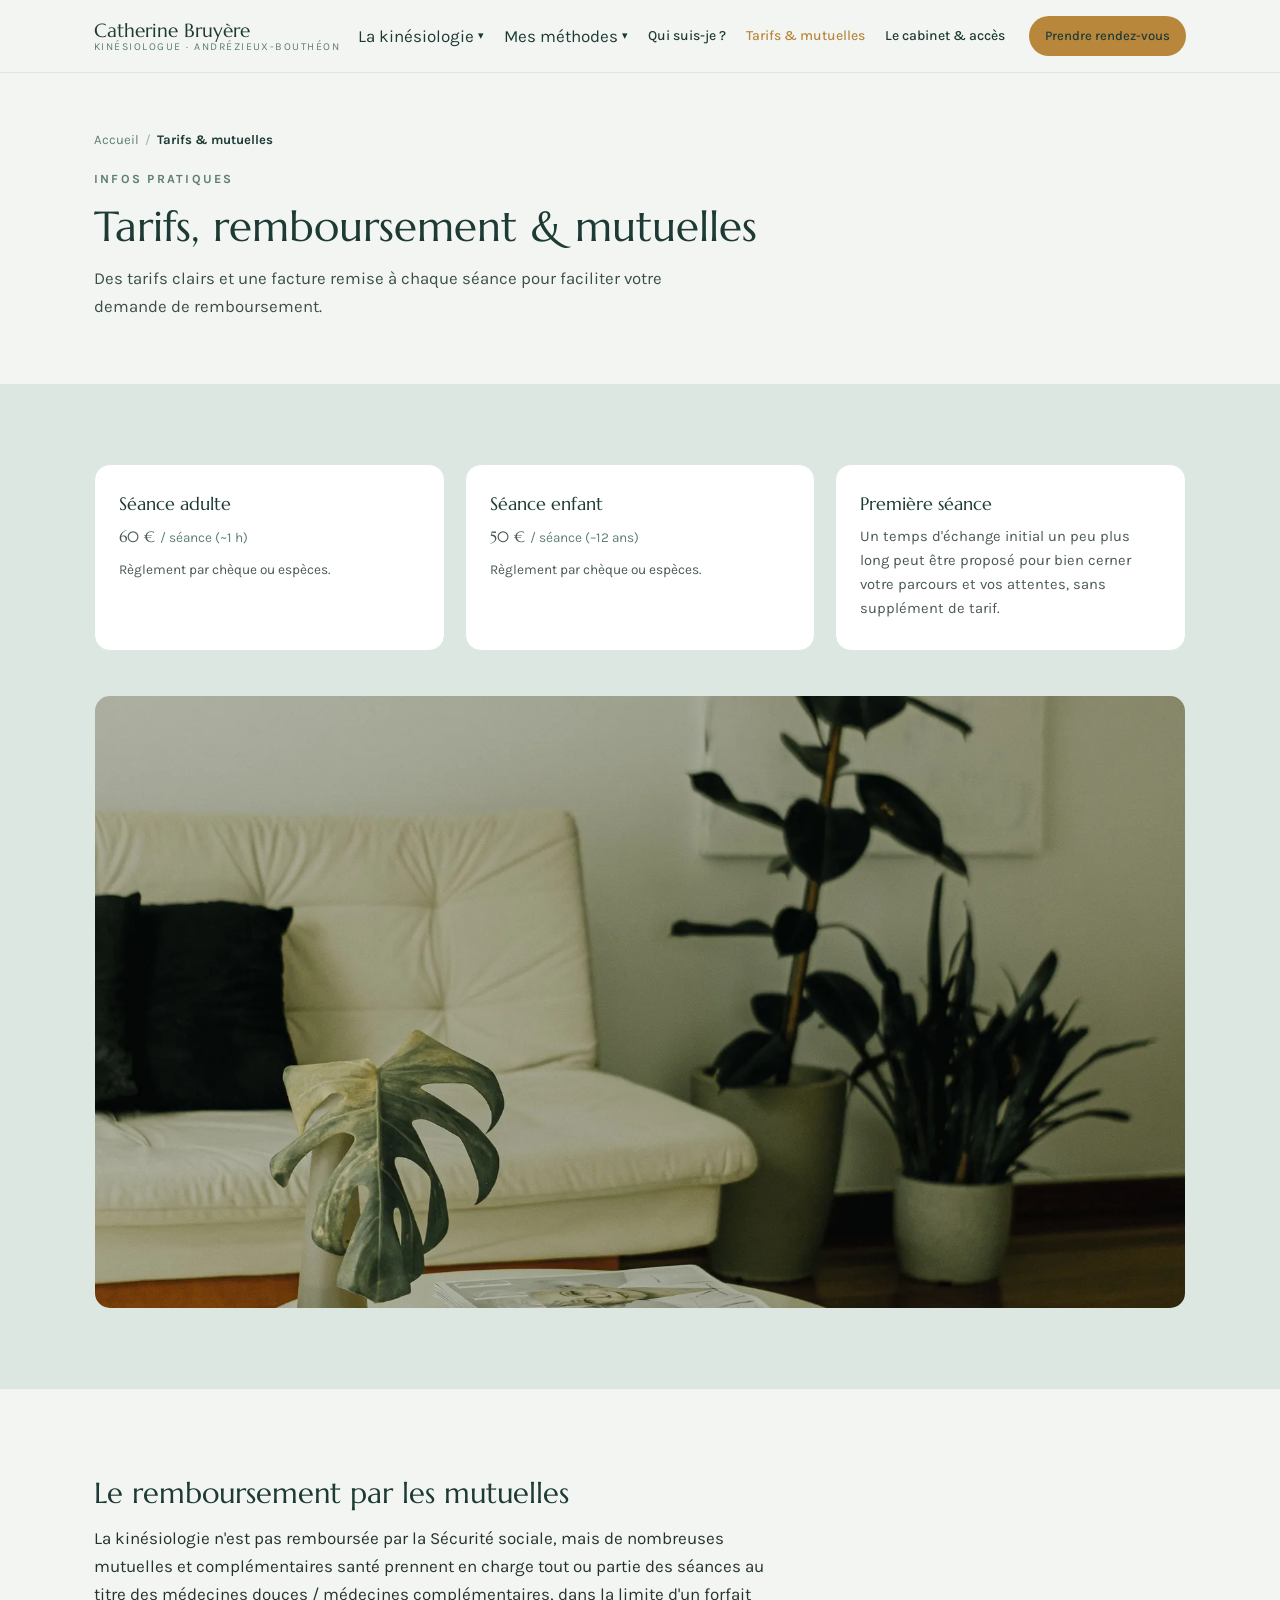
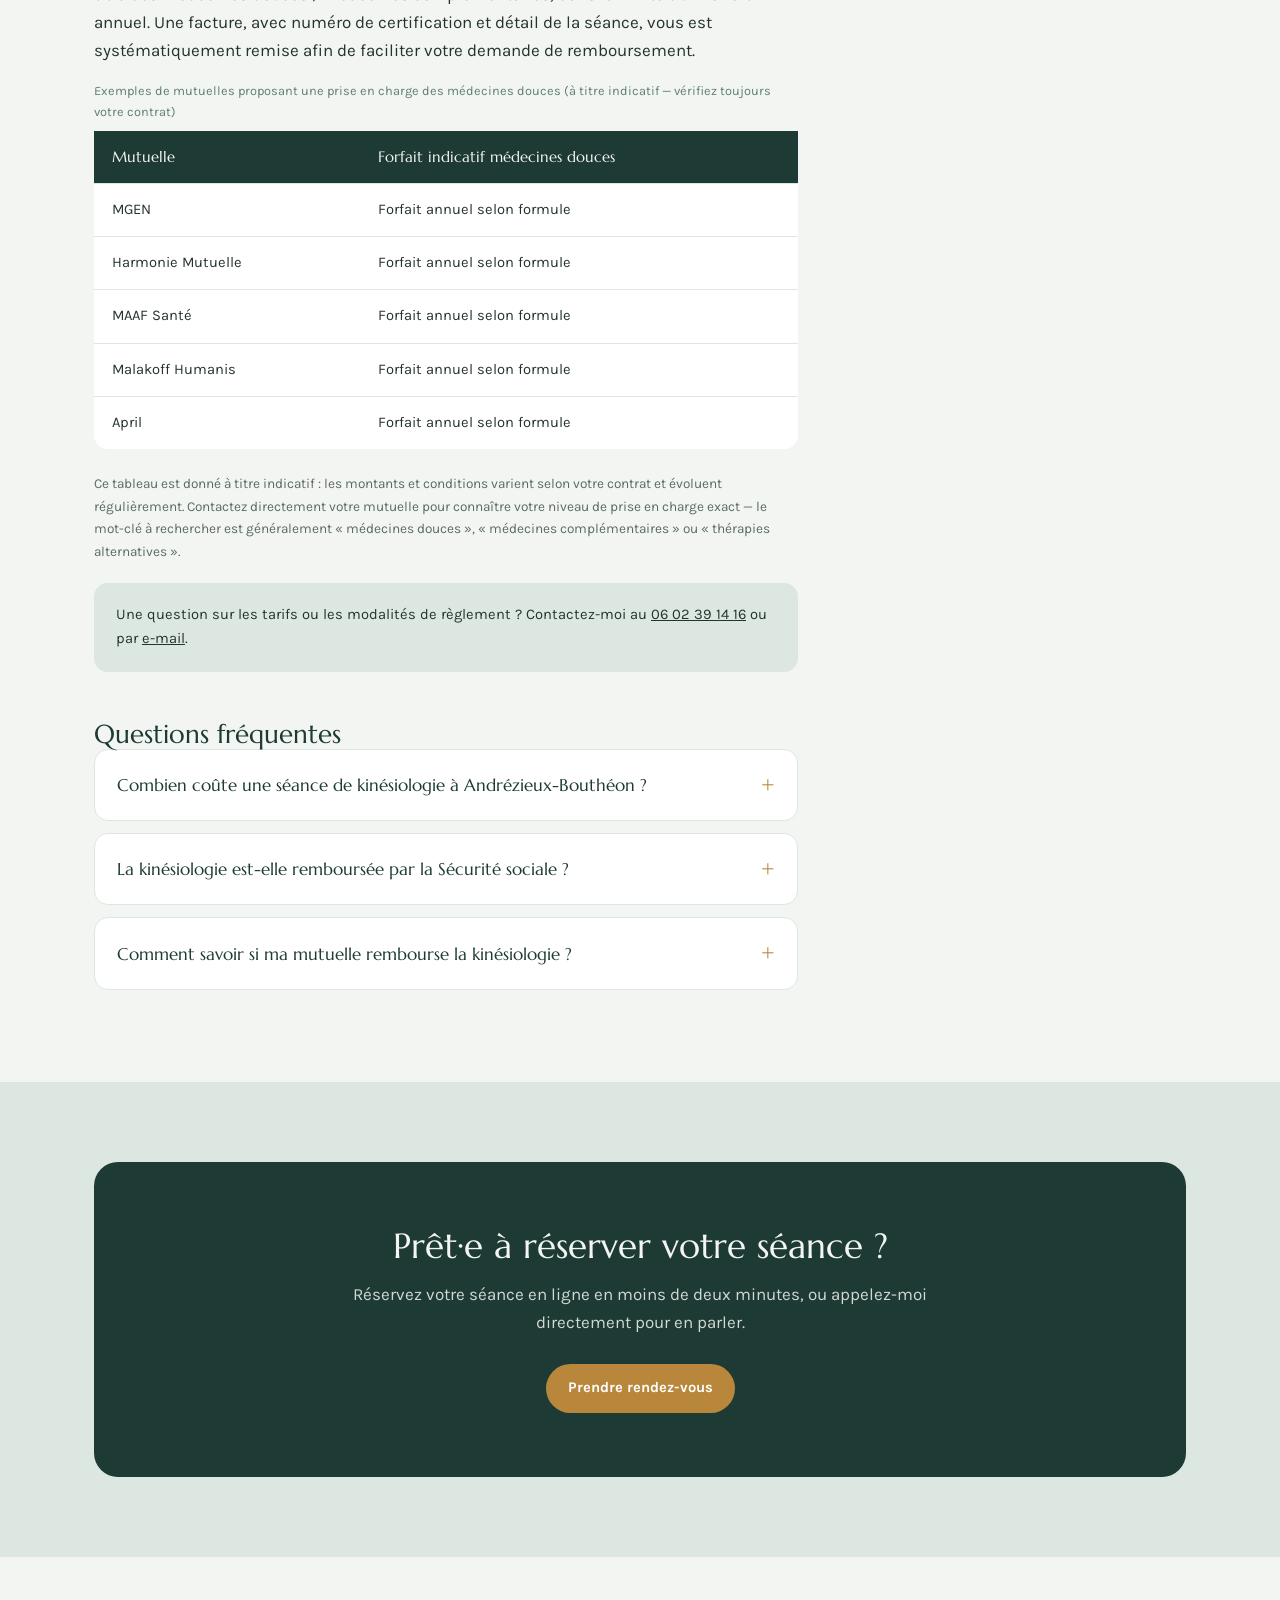
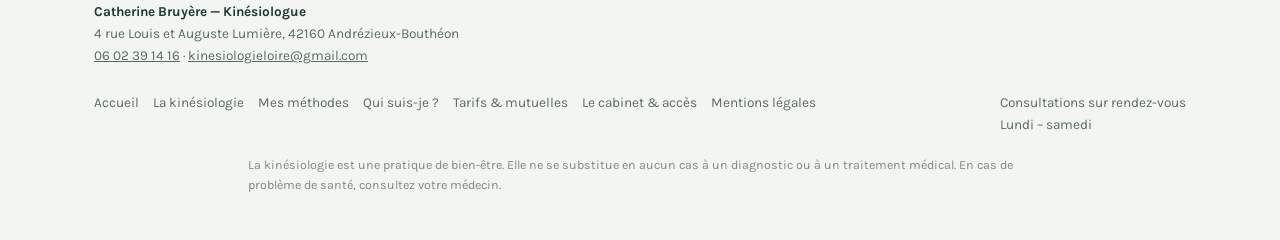
<file: tarifs-mutuelles.html>
<!DOCTYPE html>
<html lang="fr">
<head>
<meta charset="UTF-8">
<meta name="viewport" content="width=device-width, initial-scale=1.0">
<title>Tarifs & mutuelles — Catherine Bruyère, kinésiologue</title>
<meta name="description" content="Tarifs des séances de kinésiologie à Andrézieux-Bouthéon (60€ adulte, 50€ enfant) et remboursement par les mutuelles au titre des médecines douces.">
<link rel="canonical" href="https://catherine-bruyere-kinesiologue.fr/tarifs-mutuelles.html">
<meta property="og:type" content="website">
<meta property="og:title" content="Tarifs &amp; mutuelles — Catherine Bruyère, kinésiologue">
<meta property="og:description" content="Tarifs des séances et remboursement par les mutuelles au titre des médecines douces.">
<meta property="og:url" content="https://catherine-bruyere-kinesiologue.fr/tarifs-mutuelles.html">
<meta property="og:locale" content="fr_FR">
<meta property="og:site_name" content="Catherine Bruyère — Kinésiologue">
<meta property="og:image" content="https://catherine-bruyere-kinesiologue.fr/assets/img/accueil-cabinet-kinesiologie.webp">
<link rel="icon" type="image/svg+xml" href="assets/img/favicon.svg">
<meta name="theme-color" content="#F2F5F1">
<link rel="stylesheet" href="assets/css/style.css">
<script type="application/ld+json">
{
  "@context": "https://schema.org",
  "@type": "LocalBusiness",
  "@id": "https://catherine-bruyere-kinesiologue.fr/#cabinet",
  "name": "Catherine Bruyère — Kinésiologue",
  "url": "https://catherine-bruyere-kinesiologue.fr/",
  "image": "https://catherine-bruyere-kinesiologue.fr/assets/img/cabinet-kinesiologie-andrezieux-boutheon.webp",
  "telephone": "+33602391416",
  "email": "kinesiologieloire@gmail.com",
  "priceRange": "50€–60€",
  "paymentAccepted": "Chèque, Espèces",
  "currenciesAccepted": "EUR",
  "address": {
    "@type": "PostalAddress",
    "streetAddress": "4 rue Louis et Auguste Lumière",
    "addressLocality": "Andrézieux-Bouthéon",
    "postalCode": "42160",
    "addressRegion": "Loire",
    "addressCountry": "FR"
  },
  "geo": { "@type": "GeoCoordinates", "latitude": 45.5242, "longitude": 4.2711 },
  "openingHoursSpecification": [
    { "@type": "OpeningHoursSpecification", "dayOfWeek": ["Monday","Tuesday","Wednesday","Thursday","Friday"], "opens": "09:00", "closes": "19:00" },
    { "@type": "OpeningHoursSpecification", "dayOfWeek": "Saturday", "opens": "09:00", "closes": "13:00" }
  ],
  "makesOffer": [
    { "@type": "Offer", "name": "Séance de kinésiologie adulte (environ 1 h)", "price": "60", "priceCurrency": "EUR" },
    { "@type": "Offer", "name": "Séance de kinésiologie enfant (moins de 12 ans)", "price": "50", "priceCurrency": "EUR" }
  ],
  "areaServed": ["Andrézieux-Bouthéon", "Saint-Étienne", "Loire"]
}
</script>
<script type="application/ld+json">
{
  "@context": "https://schema.org",
  "@type": "BreadcrumbList",
  "itemListElement": [
    { "@type": "ListItem", "position": 1, "name": "Accueil", "item": "https://catherine-bruyere-kinesiologue.fr/" },
    { "@type": "ListItem", "position": 2, "name": "Tarifs & mutuelles" }
  ]
}
</script>
<script type="application/ld+json">
{
  "@context": "https://schema.org",
  "@type": "FAQPage",
  "mainEntity": [
    {
      "@type": "Question",
      "name": "Combien coûte une séance de kinésiologie à Andrézieux-Bouthéon ?",
      "acceptedAnswer": { "@type": "Answer", "text": "La séance adulte (environ 1 h) coûte 60 €. La séance enfant (moins de 12 ans) coûte 50 €. Le règlement s'effectue par chèque ou en espèces." }
    },
    {
      "@type": "Question",
      "name": "La kinésiologie est-elle remboursée par la Sécurité sociale ?",
      "acceptedAnswer": { "@type": "Answer", "text": "Non, la kinésiologie n'est pas remboursée par la Sécurité sociale. En revanche, de nombreuses mutuelles prennent en charge tout ou partie des séances au titre des médecines douces, dans la limite d'un forfait annuel. Une facture est remise à chaque séance pour faciliter la demande de remboursement." }
    },
    {
      "@type": "Question",
      "name": "Comment savoir si ma mutuelle rembourse la kinésiologie ?",
      "acceptedAnswer": { "@type": "Answer", "text": "Contactez directement votre mutuelle en recherchant dans votre contrat les mots-clés « médecines douces », « médecines complémentaires » ou « thérapies alternatives ». Les montants et conditions varient selon les contrats." }
    }
  ]
}
</script>
</head>
<body>

<a class="skip-link" href="#contenu">Aller au contenu</a>

<header>
  <div class="wrap nav">
    <a class="logo" href="index.html">Catherine Bruyère<small>Kinésiologue · Andrézieux-Bouthéon</small></a>
    <nav class="primary" aria-label="Navigation principale">
      <ul>
        <li class="has-dropdown">
          <button class="nav-toggle" aria-expanded="false" aria-haspopup="true">La kinésiologie <span class="chev">▾</span></button>
          <ul class="dropdown">
            <li><a href="kinesiologie/quest-ce-que-la-kinesiologie.html">Qu'est-ce que la kinésiologie&nbsp;?</a></li>
            <li><a href="kinesiologie/pour-qui.html">Pour qui&nbsp;?</a></li>
            <li><a href="kinesiologie/deroulement-seance.html">Déroulement d'une séance</a></li>
          </ul>
        </li>
        <li class="has-dropdown">
          <button class="nav-toggle" aria-expanded="false" aria-haspopup="true">Mes méthodes <span class="chev">▾</span></button>
          <ul class="dropdown">
            <li><a href="methodes/kinesiologie-appliquee.html">Kinésiologie appliquée</a></li>
            <li><a href="methodes/techniques-reflexes.html">Techniques réflexes</a></li>
            <li><a href="methodes/soins-energetiques.html">Soins énergétiques &amp; sonores</a></li>
          </ul>
        </li>
        <li><a href="qui-suis-je.html">Qui suis-je&nbsp;?</a></li>
        <li><a class="current" href="tarifs-mutuelles.html">Tarifs &amp; mutuelles</a></li>
        <li><a href="cabinet-acces.html">Le cabinet &amp; accès</a></li>
        <li class="nav-cta"><a class="btn gold small" href="https://www.resalib.fr/praticien/79220-catherine-bruyere-kinesiologue-andrezieux-boutheon#newrdvmodal" target="_blank" rel="noopener">Prendre rendez-vous</a></li>
      </ul>
    </nav>
    <button class="burger" aria-label="Ouvrir le menu" aria-expanded="false">☰</button>
  </div>
</header>

<section class="page-hero" id="contenu">
  <div class="wrap">
    <ul class="breadcrumb">
      <li><a href="index.html">Accueil</a></li>
      <li>Tarifs &amp; mutuelles</li>
    </ul>
    <p class="eyebrow">Infos pratiques</p>
    <h1>Tarifs, remboursement &amp; mutuelles</h1>
    <p class="lede">Des tarifs clairs et une facture remise à chaque séance pour faciliter votre demande de remboursement.</p>
  </div>
</section>

<section class="alt">
  <div class="wrap">
    <div class="infos">
      <div class="card">
        <h3>Séance adulte</h3>
        <p class="prix">60&nbsp;€ <small>/ séance (~1&nbsp;h)</small></p>
        <p style="font-size:.85rem;margin-top:10px">Règlement par chèque ou espèces.</p>
      </div>
      <div class="card">
        <h3>Séance enfant</h3>
        <p class="prix">50&nbsp;€ <small>/ séance (–12 ans)</small></p>
        <p style="font-size:.85rem;margin-top:10px">Règlement par chèque ou espèces.</p>
      </div>
      <div class="card">
        <h3>Première séance</h3>
        <p style="margin-bottom:0">Un temps d'échange initial un peu plus long peut être proposé pour bien cerner votre parcours et vos attentes, sans supplément de tarif.</p>
      </div>
    </div>

    <figure class="photo photo--16x9" style="margin-top:44px">
      <!-- TEMPORAIRE : à remplacer par photo réelle -->
      <img src="assets/img/accueil-cabinet-kinesiologie.webp" alt="L'espace d'accueil chaleureux du cabinet de kinésiologie à Andrézieux-Bouthéon" width="1600" height="900" loading="lazy">
    </figure>
  </div>
</section>

<section>
  <div class="wrap">
    <div class="content">
      <h2>Le remboursement par les mutuelles</h2>
      <p>La kinésiologie n'est pas remboursée par la Sécurité sociale, mais de nombreuses mutuelles et complémentaires santé prennent en charge tout ou partie des séances au titre des médecines douces / médecines complémentaires, dans la limite d'un forfait annuel. Une facture, avec numéro de certification et détail de la séance, vous est systématiquement remise afin de faciliter votre demande de remboursement.</p>

      <div class="table-wrap">
        <table>
          <caption>Exemples de mutuelles proposant une prise en charge des médecines douces (à titre indicatif — vérifiez toujours votre contrat)</caption>
          <thead>
            <tr><th>Mutuelle</th><th>Forfait indicatif médecines douces</th></tr>
          </thead>
          <tbody>
            <tr><td>MGEN</td><td>Forfait annuel selon formule</td></tr>
            <tr><td>Harmonie Mutuelle</td><td>Forfait annuel selon formule</td></tr>
            <tr><td>MAAF Santé</td><td>Forfait annuel selon formule</td></tr>
            <tr><td>Malakoff Humanis</td><td>Forfait annuel selon formule</td></tr>
            <tr><td>April</td><td>Forfait annuel selon formule</td></tr>
          </tbody>
        </table>
      </div>
      <p style="font-size:.85rem;color:#5B6B63">Ce tableau est donné à titre indicatif&nbsp;: les montants et conditions varient selon votre contrat et évoluent régulièrement. Contactez directement votre mutuelle pour connaître votre niveau de prise en charge exact — le mot-clé à rechercher est généralement « médecines douces », « médecines complémentaires » ou « thérapies alternatives ».</p>

      <div class="note">
        <p style="margin-bottom:0">Une question sur les tarifs ou les modalités de règlement&nbsp;? Contactez-moi au <a href="tel:+33602391416">06 02 39 14 16</a> ou par <a href="mailto:kinesiologieloire@gmail.com">e-mail</a>.</p>
      </div>
    </div>

    <div class="faq" style="margin-top:48px">
      <h2>Questions fréquentes</h2>
      <details>
        <summary>Combien coûte une séance de kinésiologie à Andrézieux-Bouthéon&nbsp;?</summary>
        <p>La séance adulte (environ 1&nbsp;h) coûte 60&nbsp;€. La séance enfant (moins de 12 ans) coûte 50&nbsp;€. Le règlement s'effectue par chèque ou en espèces.</p>
      </details>
      <details>
        <summary>La kinésiologie est-elle remboursée par la Sécurité sociale&nbsp;?</summary>
        <p>Non, la kinésiologie n'est pas remboursée par la Sécurité sociale. En revanche, de nombreuses mutuelles prennent en charge tout ou partie des séances au titre des médecines douces, dans la limite d'un forfait annuel. Une facture est remise à chaque séance pour faciliter la demande de remboursement.</p>
      </details>
      <details>
        <summary>Comment savoir si ma mutuelle rembourse la kinésiologie&nbsp;?</summary>
        <p>Contactez directement votre mutuelle en recherchant dans votre contrat les mots-clés «&nbsp;médecines douces&nbsp;», «&nbsp;médecines complémentaires&nbsp;» ou «&nbsp;thérapies alternatives&nbsp;». Les montants et conditions varient selon les contrats.</p>
      </details>
    </div>
  </div>
</section>

<section class="alt">
  <div class="wrap">
    <div class="cta-final">
      <h2>Prêt·e à réserver votre séance&nbsp;?</h2>
      <p>Réservez votre séance en ligne en moins de deux minutes, ou appelez-moi directement pour en parler.</p>
      <a class="btn gold" href="https://www.resalib.fr/praticien/79220-catherine-bruyere-kinesiologue-andrezieux-boutheon#newrdvmodal" target="_blank" rel="noopener">Prendre rendez-vous</a>
    </div>
  </div>
</section>

<footer class="site">
  <div class="wrap">
    <div>
      <strong style="color:var(--sapin)">Catherine Bruyère — Kinésiologue</strong><br>
      4 rue Louis et Auguste Lumière, 42160 Andrézieux-Bouthéon<br>
      <a href="tel:+33602391416">06 02 39 14 16</a> · <a href="mailto:kinesiologieloire@gmail.com">kinesiologieloire@gmail.com</a>
    </div>
    <nav aria-label="Navigation pied de page">
      <a href="index.html">Accueil</a>
      <a href="kinesiologie/quest-ce-que-la-kinesiologie.html">La kinésiologie</a>
      <a href="methodes/kinesiologie-appliquee.html">Mes méthodes</a>
      <a href="qui-suis-je.html">Qui suis-je&nbsp;?</a>
      <a href="tarifs-mutuelles.html">Tarifs &amp; mutuelles</a>
      <a href="cabinet-acces.html">Le cabinet &amp; accès</a>
      <a href="mentions-legales.html">Mentions légales</a>
    </nav>
    <div>
      Consultations sur rendez-vous<br>Lundi – samedi
    </div>
  </div>
  <div class="wrap avert">
    La kinésiologie est une pratique de bien-être. Elle ne se substitue en aucun cas à un diagnostic ou à un traitement médical. En cas de problème de santé, consultez votre médecin.
  </div>
</footer>

<script src="assets/js/main.js"></script>
</body>
</html>
</file>
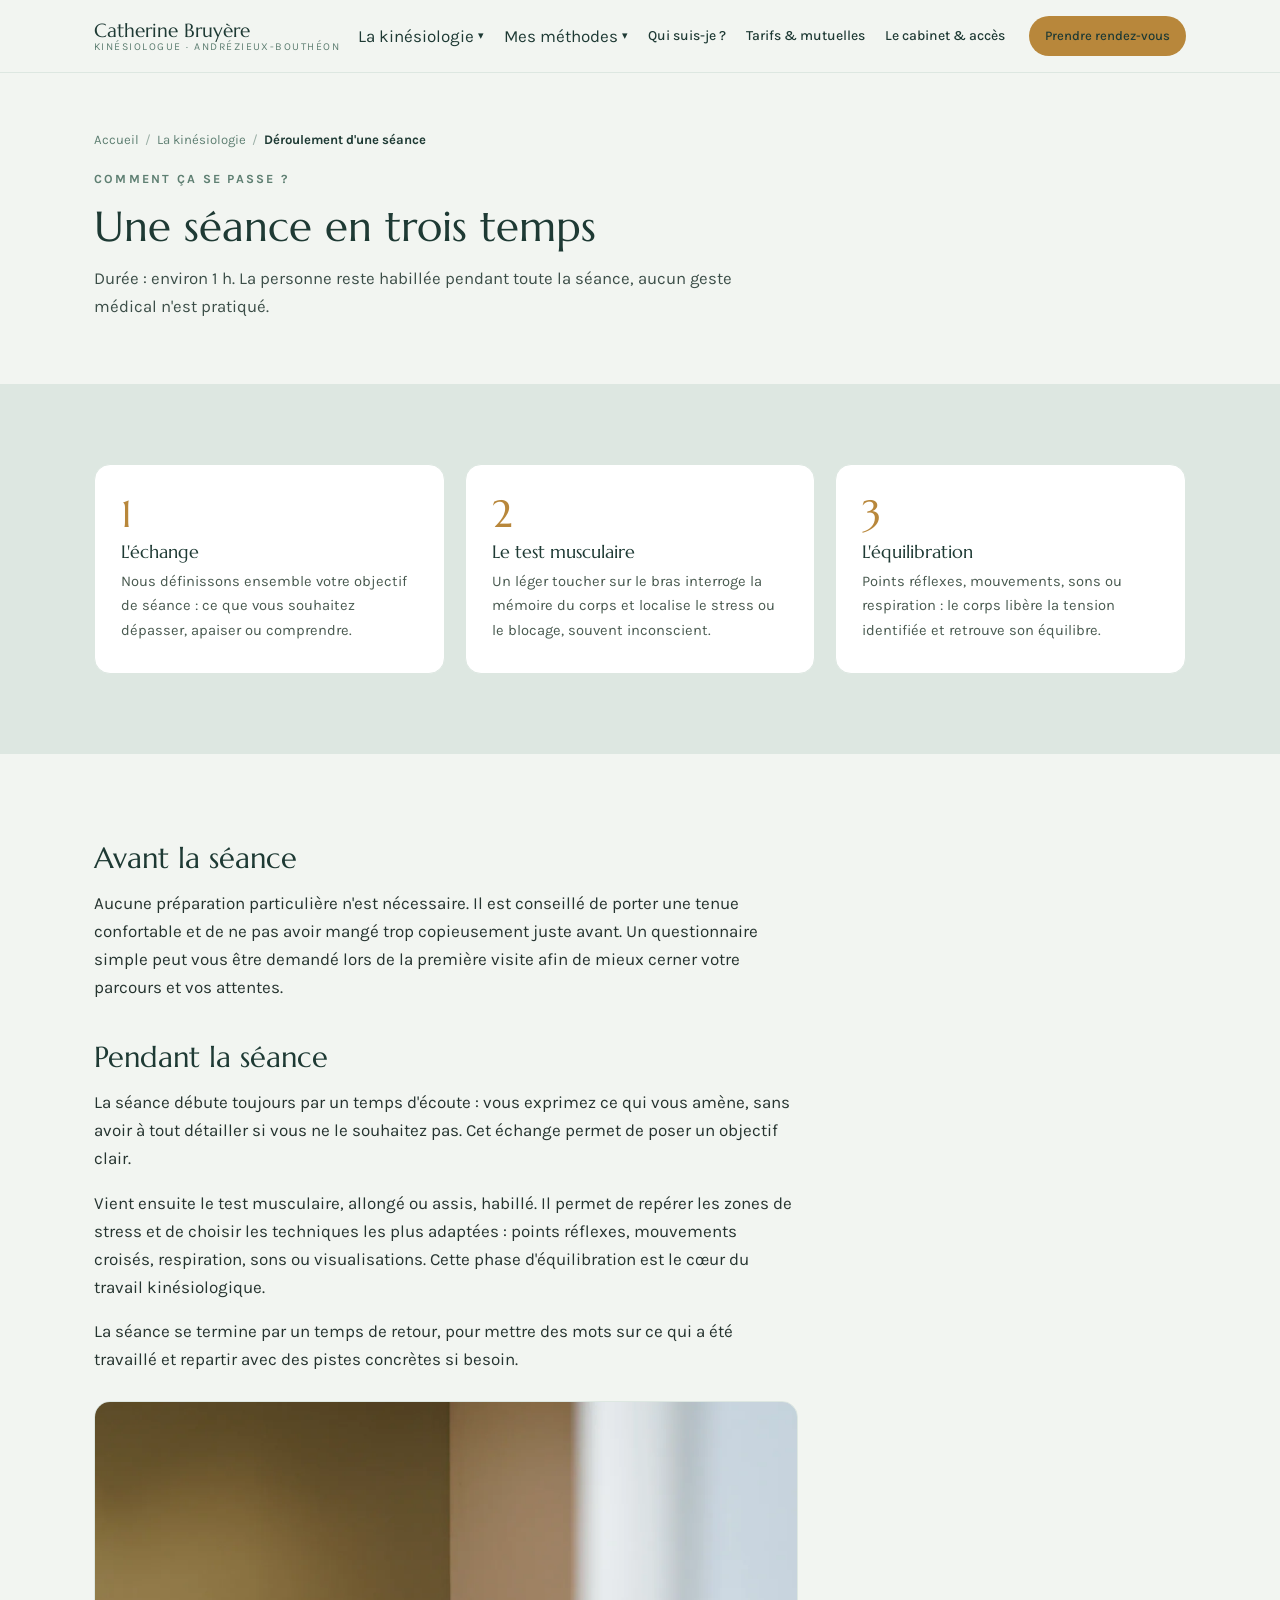
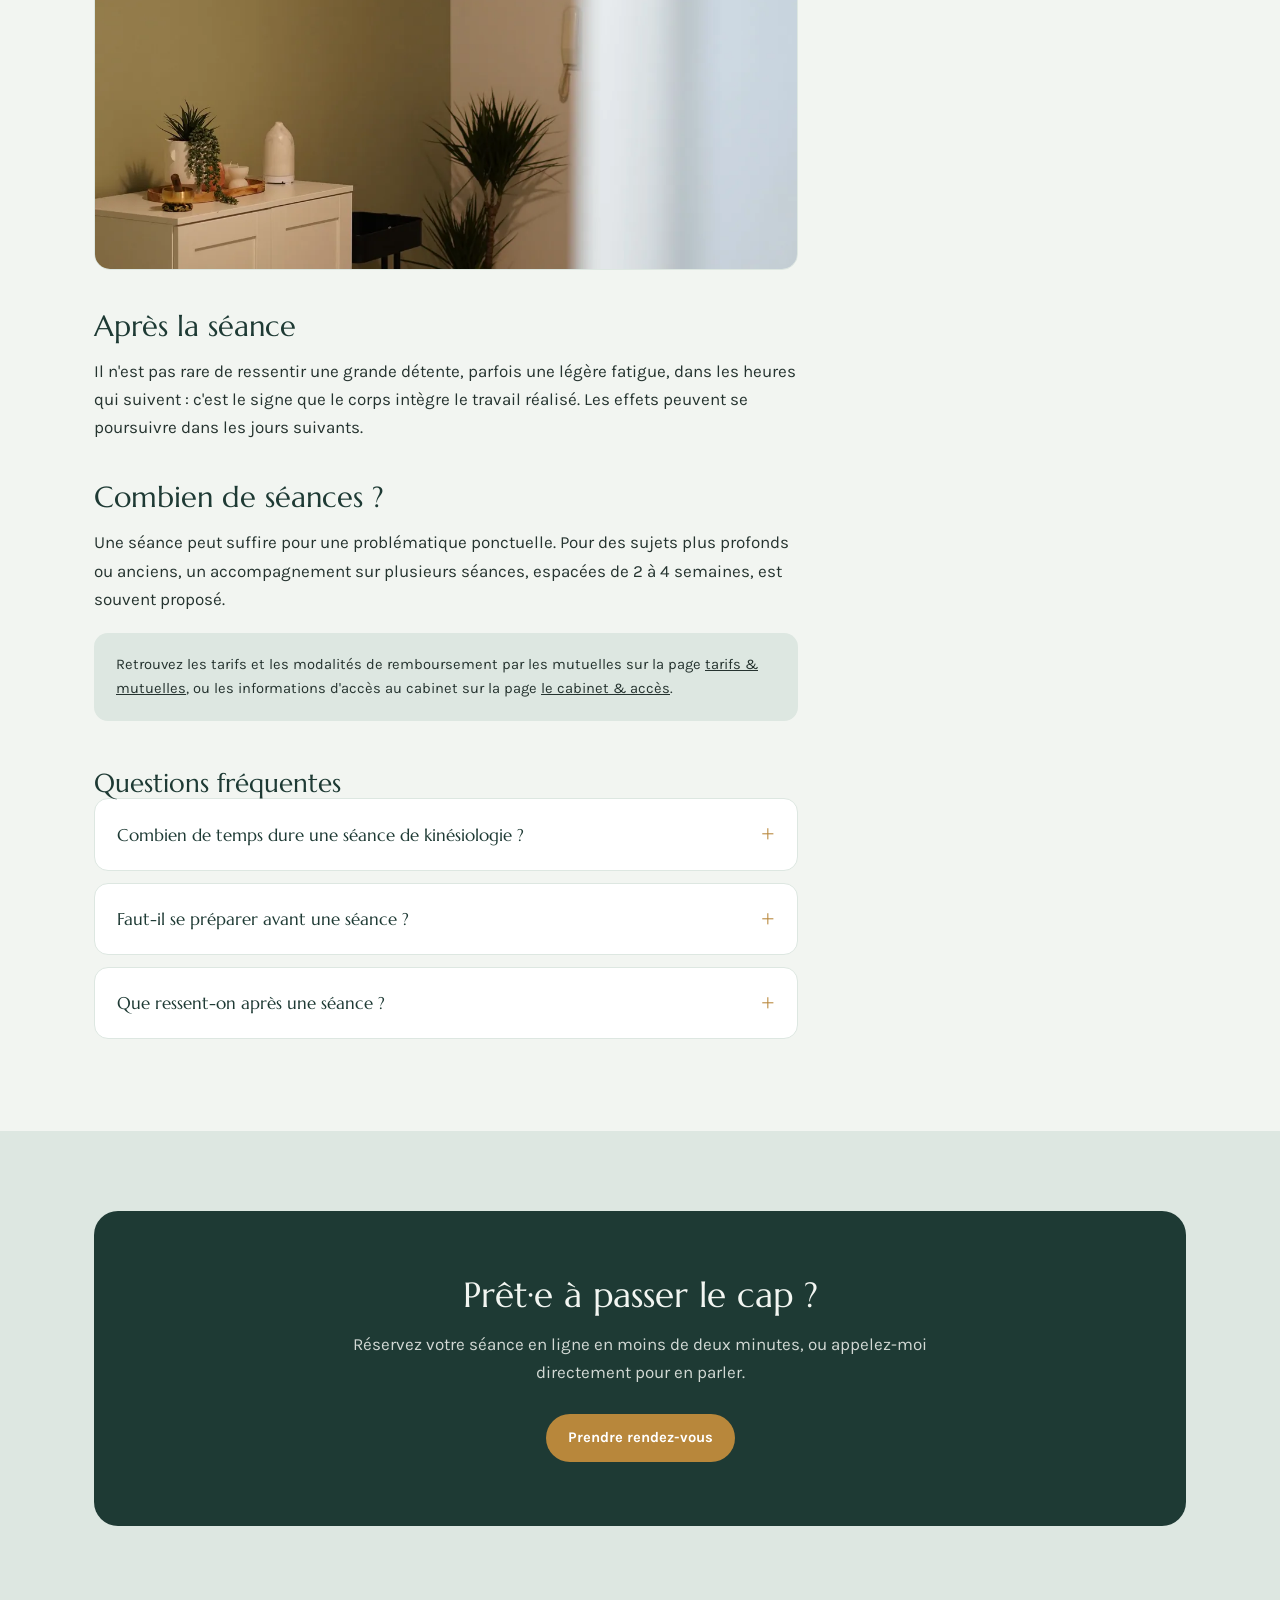
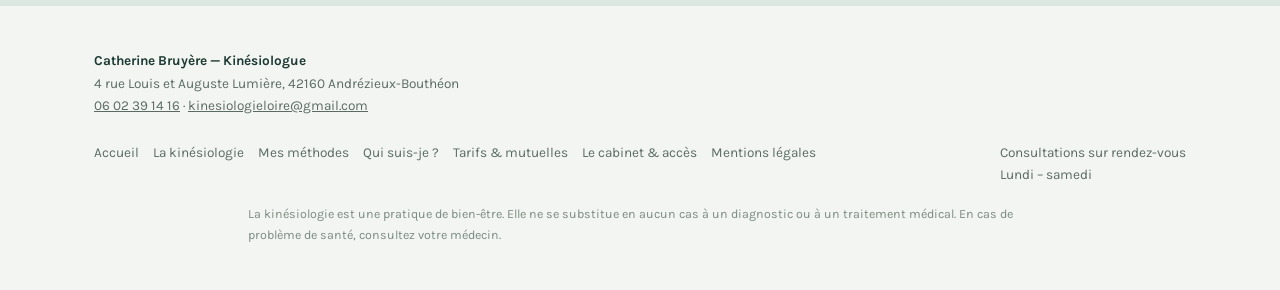
<file: kinesiologie/deroulement-seance.html>
<!DOCTYPE html>
<html lang="fr">
<head>
<meta charset="UTF-8">
<meta name="viewport" content="width=device-width, initial-scale=1.0">
<title>Déroulement d'une séance — Catherine Bruyère, kinésiologue</title>
<meta name="description" content="Comment se déroule une séance de kinésiologie : l'échange, le test musculaire, l'équilibration. Durée, déroulé, ce qu'il faut savoir avant de venir.">
<link rel="canonical" href="https://catherine-bruyere-kinesiologue.fr/kinesiologie/deroulement-seance.html">
<meta property="og:type" content="website">
<meta property="og:title" content="Déroulement d'une séance — Catherine Bruyère, kinésiologue">
<meta property="og:description" content="L'échange, le test musculaire, l'équilibration : le déroulé complet d'une séance de kinésiologie.">
<meta property="og:url" content="https://catherine-bruyere-kinesiologue.fr/kinesiologie/deroulement-seance.html">
<meta property="og:locale" content="fr_FR">
<meta property="og:site_name" content="Catherine Bruyère — Kinésiologue">
<meta property="og:image" content="https://catherine-bruyere-kinesiologue.fr/assets/img/salle-seance-kinesiologie-cabinet.webp">
<link rel="icon" type="image/svg+xml" href="../assets/img/favicon.svg">
<meta name="theme-color" content="#F2F5F1">
<link rel="stylesheet" href="../assets/css/style.css">
<script type="application/ld+json">
{
  "@context": "https://schema.org",
  "@type": "LocalBusiness",
  "@id": "https://catherine-bruyere-kinesiologue.fr/#cabinet",
  "name": "Catherine Bruyère — Kinésiologue",
  "url": "https://catherine-bruyere-kinesiologue.fr/",
  "image": "https://catherine-bruyere-kinesiologue.fr/assets/img/cabinet-kinesiologie-andrezieux-boutheon.webp",
  "telephone": "+33602391416",
  "email": "kinesiologieloire@gmail.com",
  "priceRange": "50€–60€",
  "paymentAccepted": "Chèque, Espèces",
  "currenciesAccepted": "EUR",
  "address": {
    "@type": "PostalAddress",
    "streetAddress": "4 rue Louis et Auguste Lumière",
    "addressLocality": "Andrézieux-Bouthéon",
    "postalCode": "42160",
    "addressRegion": "Loire",
    "addressCountry": "FR"
  },
  "geo": { "@type": "GeoCoordinates", "latitude": 45.5242, "longitude": 4.2711 },
  "openingHoursSpecification": [
    { "@type": "OpeningHoursSpecification", "dayOfWeek": ["Monday","Tuesday","Wednesday","Thursday","Friday"], "opens": "09:00", "closes": "19:00" },
    { "@type": "OpeningHoursSpecification", "dayOfWeek": "Saturday", "opens": "09:00", "closes": "13:00" }
  ],
  "makesOffer": [
    { "@type": "Offer", "name": "Séance de kinésiologie adulte (environ 1 h)", "price": "60", "priceCurrency": "EUR" },
    { "@type": "Offer", "name": "Séance de kinésiologie enfant (moins de 12 ans)", "price": "50", "priceCurrency": "EUR" }
  ],
  "areaServed": ["Andrézieux-Bouthéon", "Saint-Étienne", "Loire"]
}
</script>
<script type="application/ld+json">
{
  "@context": "https://schema.org",
  "@type": "BreadcrumbList",
  "itemListElement": [
    { "@type": "ListItem", "position": 1, "name": "Accueil", "item": "https://catherine-bruyere-kinesiologue.fr/" },
    { "@type": "ListItem", "position": 2, "name": "La kinésiologie", "item": "https://catherine-bruyere-kinesiologue.fr/kinesiologie/quest-ce-que-la-kinesiologie.html" },
    { "@type": "ListItem", "position": 3, "name": "Déroulement d'une séance" }
  ]
}
</script>
<script type="application/ld+json">
{
  "@context": "https://schema.org",
  "@type": "FAQPage",
  "mainEntity": [
    {
      "@type": "Question",
      "name": "Combien de temps dure une séance de kinésiologie ?",
      "acceptedAnswer": { "@type": "Answer", "text": "Une séance dure environ 1 heure. La personne reste habillée pendant toute la séance et aucun geste médical n'est pratiqué." }
    },
    {
      "@type": "Question",
      "name": "Faut-il se préparer avant une séance ?",
      "acceptedAnswer": { "@type": "Answer", "text": "Aucune préparation particulière n'est nécessaire. Il est conseillé de porter une tenue confortable et de ne pas avoir mangé trop copieusement juste avant." }
    },
    {
      "@type": "Question",
      "name": "Que ressent-on après une séance ?",
      "acceptedAnswer": { "@type": "Answer", "text": "Il n'est pas rare de ressentir une grande détente, parfois une légère fatigue, dans les heures qui suivent : c'est le signe que le corps intègre le travail réalisé. Les effets peuvent se poursuivre dans les jours suivants." }
    }
  ]
}
</script>
</head>
<body>

<a class="skip-link" href="#contenu">Aller au contenu</a>

<header>
  <div class="wrap nav">
    <a class="logo" href="../index.html">Catherine Bruyère<small>Kinésiologue · Andrézieux-Bouthéon</small></a>
    <nav class="primary" aria-label="Navigation principale">
      <ul>
        <li class="has-dropdown">
          <button class="nav-toggle" aria-expanded="false" aria-haspopup="true">La kinésiologie <span class="chev">▾</span></button>
          <ul class="dropdown">
            <li><a href="quest-ce-que-la-kinesiologie.html">Qu'est-ce que la kinésiologie&nbsp;?</a></li>
            <li><a href="pour-qui.html">Pour qui&nbsp;?</a></li>
            <li><a class="current" href="deroulement-seance.html">Déroulement d'une séance</a></li>
          </ul>
        </li>
        <li class="has-dropdown">
          <button class="nav-toggle" aria-expanded="false" aria-haspopup="true">Mes méthodes <span class="chev">▾</span></button>
          <ul class="dropdown">
            <li><a href="../methodes/kinesiologie-appliquee.html">Kinésiologie appliquée</a></li>
            <li><a href="../methodes/techniques-reflexes.html">Techniques réflexes</a></li>
            <li><a href="../methodes/soins-energetiques.html">Soins énergétiques &amp; sonores</a></li>
          </ul>
        </li>
        <li><a href="../qui-suis-je.html">Qui suis-je&nbsp;?</a></li>
        <li><a href="../tarifs-mutuelles.html">Tarifs &amp; mutuelles</a></li>
        <li><a href="../cabinet-acces.html">Le cabinet &amp; accès</a></li>
        <li class="nav-cta"><a class="btn gold small" href="https://www.resalib.fr/praticien/79220-catherine-bruyere-kinesiologue-andrezieux-boutheon#newrdvmodal" target="_blank" rel="noopener">Prendre rendez-vous</a></li>
      </ul>
    </nav>
    <button class="burger" aria-label="Ouvrir le menu" aria-expanded="false">☰</button>
  </div>
</header>

<section class="page-hero" id="contenu">
  <div class="wrap">
    <ul class="breadcrumb">
      <li><a href="../index.html">Accueil</a></li>
      <li><a href="quest-ce-que-la-kinesiologie.html">La kinésiologie</a></li>
      <li>Déroulement d'une séance</li>
    </ul>
    <p class="eyebrow">Comment ça se passe&nbsp;?</p>
    <h1>Une séance en trois temps</h1>
    <p class="lede">Durée&nbsp;: environ 1&nbsp;h. La personne reste habillée pendant toute la séance, aucun geste médical n'est pratiqué.</p>
  </div>
</section>

<section class="alt">
  <div class="wrap">
    <div class="steps">
      <div class="step"><h3>L'échange</h3><p>Nous définissons ensemble votre objectif de séance&nbsp;: ce que vous souhaitez dépasser, apaiser ou comprendre.</p></div>
      <div class="step"><h3>Le test musculaire</h3><p>Un léger toucher sur le bras interroge la mémoire du corps et localise le stress ou le blocage, souvent inconscient.</p></div>
      <div class="step"><h3>L'équilibration</h3><p>Points réflexes, mouvements, sons ou respiration&nbsp;: le corps libère la tension identifiée et retrouve son équilibre.</p></div>
    </div>
  </div>
</section>

<section>
  <div class="wrap">
    <div class="content">
      <h2>Avant la séance</h2>
      <p>Aucune préparation particulière n'est nécessaire. Il est conseillé de porter une tenue confortable et de ne pas avoir mangé trop copieusement juste avant. Un questionnaire simple peut vous être demandé lors de la première visite afin de mieux cerner votre parcours et vos attentes.</p>

      <h2>Pendant la séance</h2>
      <p>La séance débute toujours par un temps d'écoute&nbsp;: vous exprimez ce qui vous amène, sans avoir à tout détailler si vous ne le souhaitez pas. Cet échange permet de poser un objectif clair.</p>
      <p>Vient ensuite le test musculaire, allongé ou assis, habillé. Il permet de repérer les zones de stress et de choisir les techniques les plus adaptées&nbsp;: points réflexes, mouvements croisés, respiration, sons ou visualisations. Cette phase d'équilibration est le cœur du travail kinésiologique.</p>
      <p>La séance se termine par un temps de retour, pour mettre des mots sur ce qui a été travaillé et repartir avec des pistes concrètes si besoin.</p>

      <figure class="photo photo--3x2">
        <img src="../assets/img/salle-seance-kinesiologie-cabinet.webp" alt="La salle de séance du cabinet de kinésiologie à Andrézieux-Bouthéon, avec sa table de pratique" width="1200" height="800" loading="lazy">
      </figure>

      <h2>Après la séance</h2>
      <p>Il n'est pas rare de ressentir une grande détente, parfois une légère fatigue, dans les heures qui suivent&nbsp;: c'est le signe que le corps intègre le travail réalisé. Les effets peuvent se poursuivre dans les jours suivants.</p>

      <h2>Combien de séances&nbsp;?</h2>
      <p>Une séance peut suffire pour une problématique ponctuelle. Pour des sujets plus profonds ou anciens, un accompagnement sur plusieurs séances, espacées de 2 à 4 semaines, est souvent proposé.</p>

      <div class="note">
        <p style="margin-bottom:0">Retrouvez les tarifs et les modalités de remboursement par les mutuelles sur la page <a href="../tarifs-mutuelles.html">tarifs &amp; mutuelles</a>, ou les informations d'accès au cabinet sur la page <a href="../cabinet-acces.html">le cabinet &amp; accès</a>.</p>
      </div>
    </div>

    <div class="faq" style="margin-top:48px">
      <h2>Questions fréquentes</h2>
      <details>
        <summary>Combien de temps dure une séance de kinésiologie&nbsp;?</summary>
        <p>Une séance dure environ 1&nbsp;heure. La personne reste habillée pendant toute la séance et aucun geste médical n'est pratiqué.</p>
      </details>
      <details>
        <summary>Faut-il se préparer avant une séance&nbsp;?</summary>
        <p>Aucune préparation particulière n'est nécessaire. Il est conseillé de porter une tenue confortable et de ne pas avoir mangé trop copieusement juste avant.</p>
      </details>
      <details>
        <summary>Que ressent-on après une séance&nbsp;?</summary>
        <p>Il n'est pas rare de ressentir une grande détente, parfois une légère fatigue, dans les heures qui suivent&nbsp;: c'est le signe que le corps intègre le travail réalisé. Les effets peuvent se poursuivre dans les jours suivants.</p>
      </details>
    </div>
  </div>
</section>

<section class="alt">
  <div class="wrap">
    <div class="cta-final">
      <h2>Prêt·e à passer le cap&nbsp;?</h2>
      <p>Réservez votre séance en ligne en moins de deux minutes, ou appelez-moi directement pour en parler.</p>
      <a class="btn gold" href="https://www.resalib.fr/praticien/79220-catherine-bruyere-kinesiologue-andrezieux-boutheon#newrdvmodal" target="_blank" rel="noopener">Prendre rendez-vous</a>
    </div>
  </div>
</section>

<footer class="site">
  <div class="wrap">
    <div>
      <strong style="color:var(--sapin)">Catherine Bruyère — Kinésiologue</strong><br>
      4 rue Louis et Auguste Lumière, 42160 Andrézieux-Bouthéon<br>
      <a href="tel:+33602391416">06 02 39 14 16</a> · <a href="mailto:kinesiologieloire@gmail.com">kinesiologieloire@gmail.com</a>
    </div>
    <nav aria-label="Navigation pied de page">
      <a href="../index.html">Accueil</a>
      <a href="quest-ce-que-la-kinesiologie.html">La kinésiologie</a>
      <a href="../methodes/kinesiologie-appliquee.html">Mes méthodes</a>
      <a href="../qui-suis-je.html">Qui suis-je&nbsp;?</a>
      <a href="../tarifs-mutuelles.html">Tarifs &amp; mutuelles</a>
      <a href="../cabinet-acces.html">Le cabinet &amp; accès</a>
      <a href="../mentions-legales.html">Mentions légales</a>
    </nav>
    <div>
      Consultations sur rendez-vous<br>Lundi – samedi
    </div>
  </div>
  <div class="wrap avert">
    La kinésiologie est une pratique de bien-être. Elle ne se substitue en aucun cas à un diagnostic ou à un traitement médical. En cas de problème de santé, consultez votre médecin.
  </div>
</footer>

<script src="../assets/js/main.js"></script>
</body>
</html>
</file>
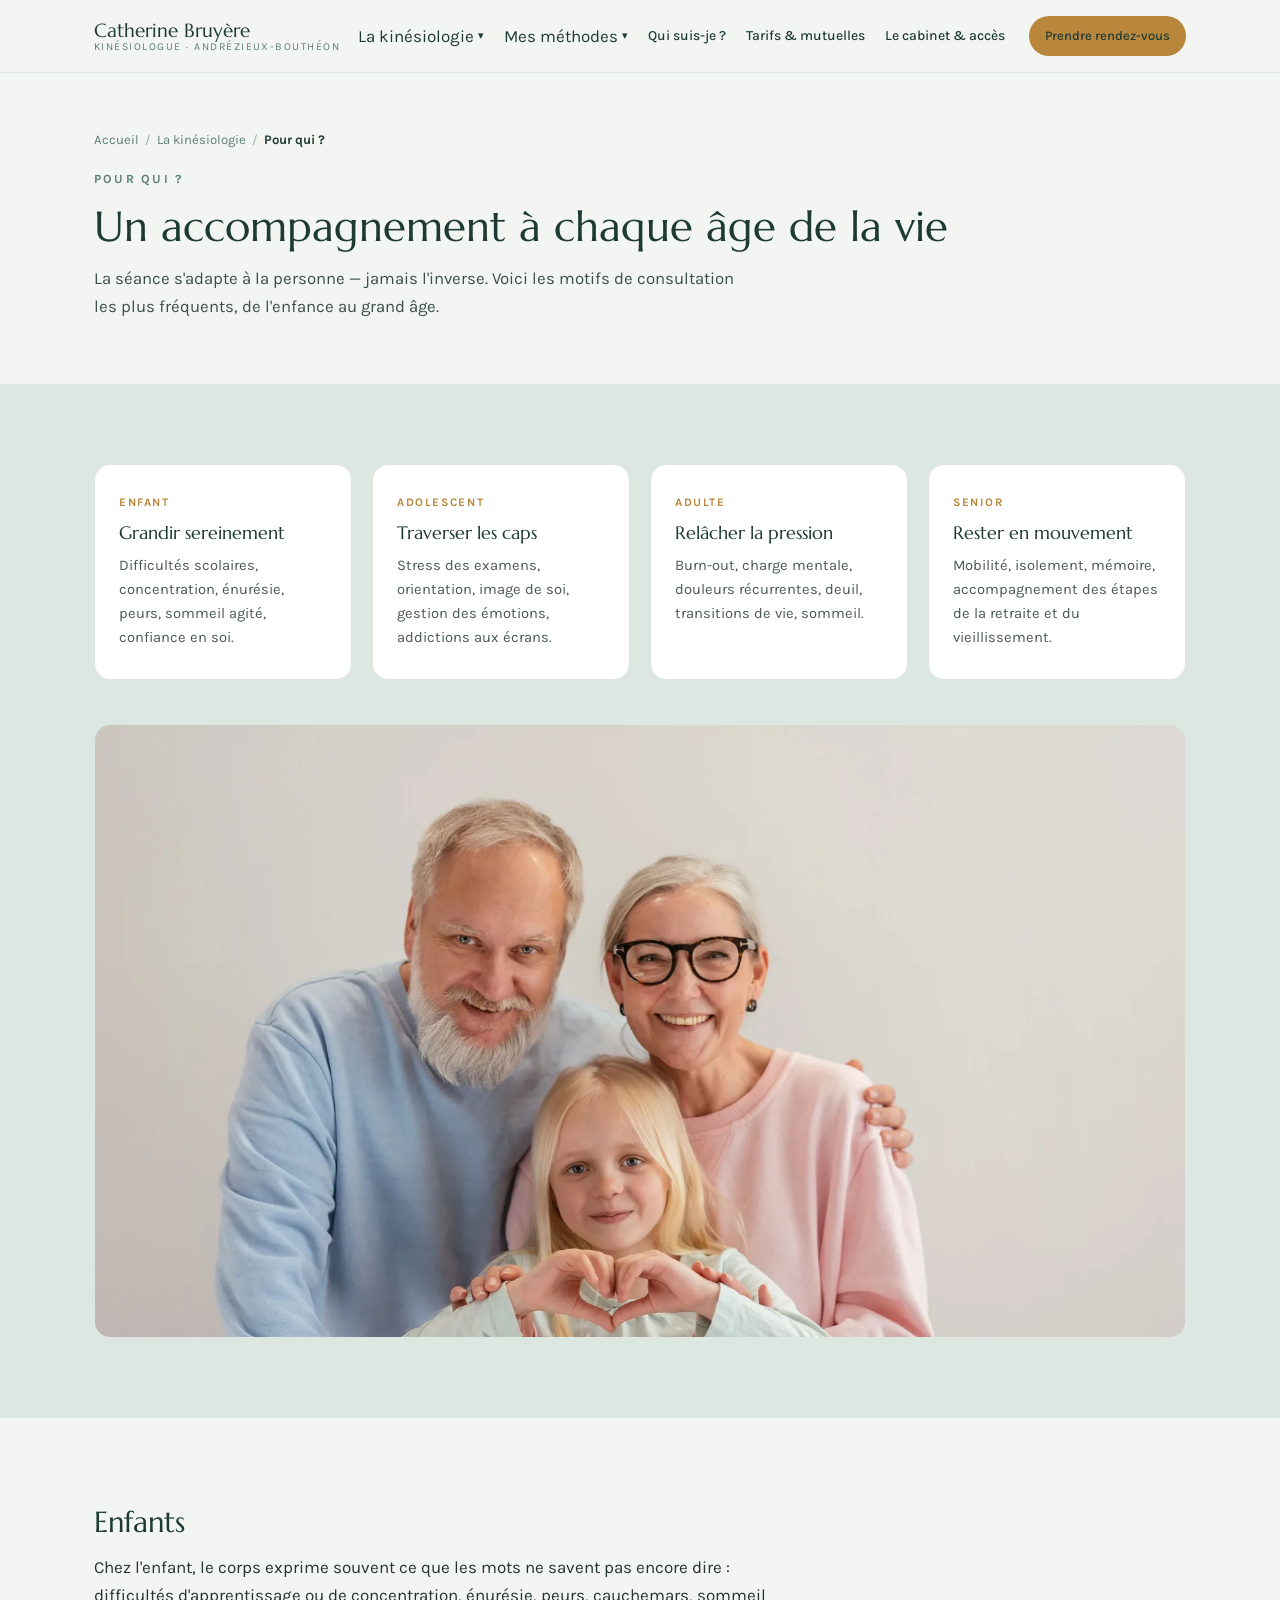
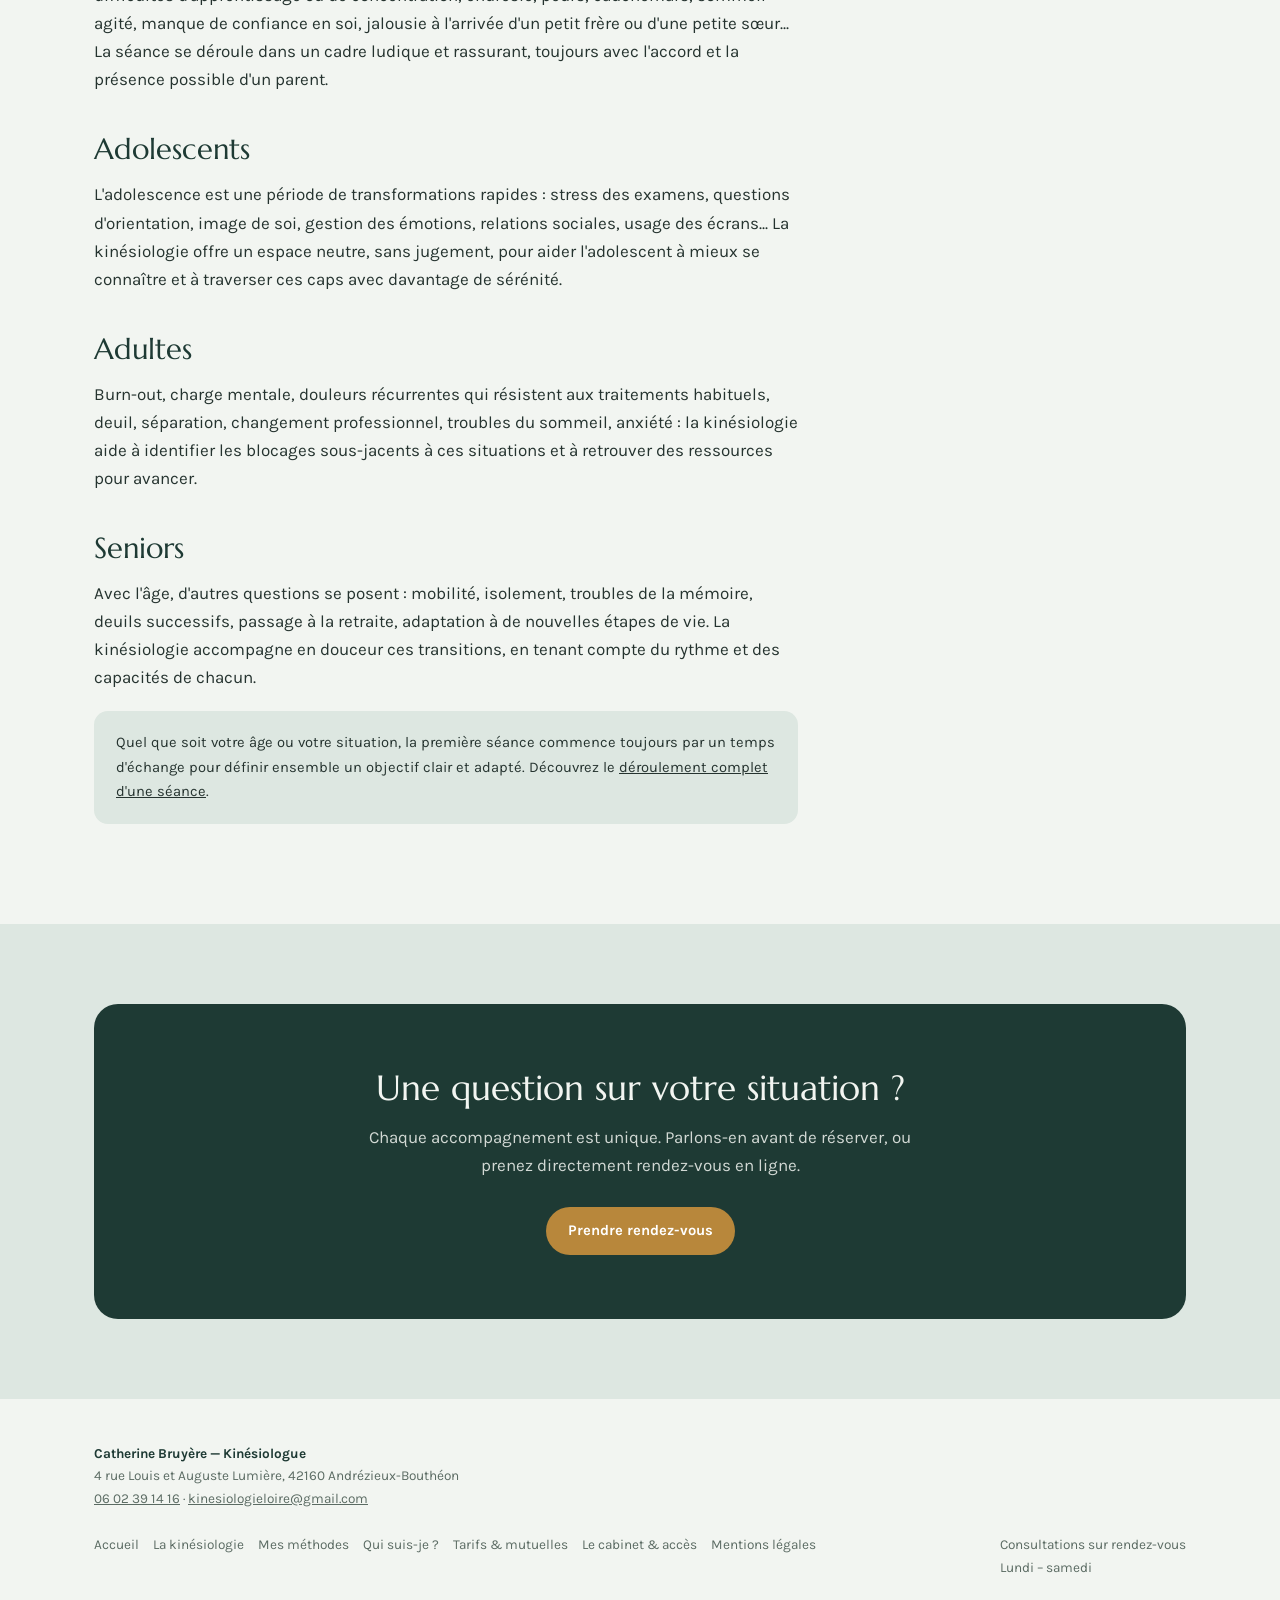
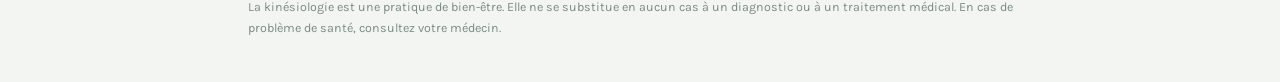
<file: kinesiologie/pour-qui.html>
<!DOCTYPE html>
<html lang="fr">
<head>
<meta charset="UTF-8">
<meta name="viewport" content="width=device-width, initial-scale=1.0">
<title>Pour qui ? Enfant, ado, adulte, senior — Catherine Bruyère, kinésiologue</title>
<meta name="description" content="La kinésiologie s'adresse à toute la famille : enfants, adolescents, adultes et seniors. Découvrez les motifs de consultation les plus fréquents à chaque âge.">
<link rel="canonical" href="https://catherine-bruyere-kinesiologue.fr/kinesiologie/pour-qui.html">
<meta property="og:type" content="website">
<meta property="og:title" content="Pour qui ? Enfant, ado, adulte, senior — Catherine Bruyère, kinésiologue">
<meta property="og:description" content="La kinésiologie s'adresse à toute la famille : découvrez les motifs de consultation les plus fréquents à chaque âge.">
<meta property="og:url" content="https://catherine-bruyere-kinesiologue.fr/kinesiologie/pour-qui.html">
<meta property="og:locale" content="fr_FR">
<meta property="og:site_name" content="Catherine Bruyère — Kinésiologue">
<meta property="og:image" content="https://catherine-bruyere-kinesiologue.fr/assets/img/seance-kinesiologie-famille.webp">
<link rel="icon" type="image/svg+xml" href="../assets/img/favicon.svg">
<meta name="theme-color" content="#F2F5F1">
<link rel="stylesheet" href="../assets/css/style.css">
<script type="application/ld+json">
{
  "@context": "https://schema.org",
  "@type": "LocalBusiness",
  "@id": "https://catherine-bruyere-kinesiologue.fr/#cabinet",
  "name": "Catherine Bruyère — Kinésiologue",
  "url": "https://catherine-bruyere-kinesiologue.fr/",
  "image": "https://catherine-bruyere-kinesiologue.fr/assets/img/cabinet-kinesiologie-andrezieux-boutheon.webp",
  "telephone": "+33602391416",
  "email": "kinesiologieloire@gmail.com",
  "priceRange": "50€–60€",
  "paymentAccepted": "Chèque, Espèces",
  "currenciesAccepted": "EUR",
  "address": {
    "@type": "PostalAddress",
    "streetAddress": "4 rue Louis et Auguste Lumière",
    "addressLocality": "Andrézieux-Bouthéon",
    "postalCode": "42160",
    "addressRegion": "Loire",
    "addressCountry": "FR"
  },
  "geo": { "@type": "GeoCoordinates", "latitude": 45.5242, "longitude": 4.2711 },
  "openingHoursSpecification": [
    { "@type": "OpeningHoursSpecification", "dayOfWeek": ["Monday","Tuesday","Wednesday","Thursday","Friday"], "opens": "09:00", "closes": "19:00" },
    { "@type": "OpeningHoursSpecification", "dayOfWeek": "Saturday", "opens": "09:00", "closes": "13:00" }
  ],
  "makesOffer": [
    { "@type": "Offer", "name": "Séance de kinésiologie adulte (environ 1 h)", "price": "60", "priceCurrency": "EUR" },
    { "@type": "Offer", "name": "Séance de kinésiologie enfant (moins de 12 ans)", "price": "50", "priceCurrency": "EUR" }
  ],
  "areaServed": ["Andrézieux-Bouthéon", "Saint-Étienne", "Loire"]
}
</script>
<script type="application/ld+json">
{
  "@context": "https://schema.org",
  "@type": "BreadcrumbList",
  "itemListElement": [
    { "@type": "ListItem", "position": 1, "name": "Accueil", "item": "https://catherine-bruyere-kinesiologue.fr/" },
    { "@type": "ListItem", "position": 2, "name": "La kinésiologie", "item": "https://catherine-bruyere-kinesiologue.fr/kinesiologie/quest-ce-que-la-kinesiologie.html" },
    { "@type": "ListItem", "position": 3, "name": "Pour qui ?" }
  ]
}
</script>
</head>
<body>

<a class="skip-link" href="#contenu">Aller au contenu</a>

<header>
  <div class="wrap nav">
    <a class="logo" href="../index.html">Catherine Bruyère<small>Kinésiologue · Andrézieux-Bouthéon</small></a>
    <nav class="primary" aria-label="Navigation principale">
      <ul>
        <li class="has-dropdown">
          <button class="nav-toggle" aria-expanded="false" aria-haspopup="true">La kinésiologie <span class="chev">▾</span></button>
          <ul class="dropdown">
            <li><a href="quest-ce-que-la-kinesiologie.html">Qu'est-ce que la kinésiologie&nbsp;?</a></li>
            <li><a class="current" href="pour-qui.html">Pour qui&nbsp;?</a></li>
            <li><a href="deroulement-seance.html">Déroulement d'une séance</a></li>
          </ul>
        </li>
        <li class="has-dropdown">
          <button class="nav-toggle" aria-expanded="false" aria-haspopup="true">Mes méthodes <span class="chev">▾</span></button>
          <ul class="dropdown">
            <li><a href="../methodes/kinesiologie-appliquee.html">Kinésiologie appliquée</a></li>
            <li><a href="../methodes/techniques-reflexes.html">Techniques réflexes</a></li>
            <li><a href="../methodes/soins-energetiques.html">Soins énergétiques &amp; sonores</a></li>
          </ul>
        </li>
        <li><a href="../qui-suis-je.html">Qui suis-je&nbsp;?</a></li>
        <li><a href="../tarifs-mutuelles.html">Tarifs &amp; mutuelles</a></li>
        <li><a href="../cabinet-acces.html">Le cabinet &amp; accès</a></li>
        <li class="nav-cta"><a class="btn gold small" href="https://www.resalib.fr/praticien/79220-catherine-bruyere-kinesiologue-andrezieux-boutheon#newrdvmodal" target="_blank" rel="noopener">Prendre rendez-vous</a></li>
      </ul>
    </nav>
    <button class="burger" aria-label="Ouvrir le menu" aria-expanded="false">☰</button>
  </div>
</header>

<section class="page-hero" id="contenu">
  <div class="wrap">
    <ul class="breadcrumb">
      <li><a href="../index.html">Accueil</a></li>
      <li><a href="quest-ce-que-la-kinesiologie.html">La kinésiologie</a></li>
      <li>Pour qui&nbsp;?</li>
    </ul>
    <p class="eyebrow">Pour qui&nbsp;?</p>
    <h1>Un accompagnement à chaque âge de la vie</h1>
    <p class="lede">La séance s'adapte à la personne — jamais l'inverse. Voici les motifs de consultation les plus fréquents, de l'enfance au grand âge.</p>
  </div>
</section>

<section class="alt">
  <div class="wrap">
    <div class="grid4">
      <div class="card"><span class="tag">Enfant</span><h3>Grandir sereinement</h3><p>Difficultés scolaires, concentration, énurésie, peurs, sommeil agité, confiance en soi.</p></div>
      <div class="card"><span class="tag">Adolescent</span><h3>Traverser les caps</h3><p>Stress des examens, orientation, image de soi, gestion des émotions, addictions aux écrans.</p></div>
      <div class="card"><span class="tag">Adulte</span><h3>Relâcher la pression</h3><p>Burn-out, charge mentale, douleurs récurrentes, deuil, transitions de vie, sommeil.</p></div>
      <div class="card"><span class="tag">Senior</span><h3>Rester en mouvement</h3><p>Mobilité, isolement, mémoire, accompagnement des étapes de la retraite et du vieillissement.</p></div>
    </div>

    <figure class="photo photo--16x9" style="margin-top:44px">
      <img src="../assets/img/seance-kinesiologie-famille.webp" alt="La kinésiologie s'adresse à toute la famille, de l'enfant au senior" width="1600" height="900" loading="lazy">
    </figure>
  </div>
</section>

<section>
  <div class="wrap">
    <div class="content">
      <h2>Enfants</h2>
      <p>Chez l'enfant, le corps exprime souvent ce que les mots ne savent pas encore dire&nbsp;: difficultés d'apprentissage ou de concentration, énurésie, peurs, cauchemars, sommeil agité, manque de confiance en soi, jalousie à l'arrivée d'un petit frère ou d'une petite sœur... La séance se déroule dans un cadre ludique et rassurant, toujours avec l'accord et la présence possible d'un parent.</p>

      <h2>Adolescents</h2>
      <p>L'adolescence est une période de transformations rapides&nbsp;: stress des examens, questions d'orientation, image de soi, gestion des émotions, relations sociales, usage des écrans... La kinésiologie offre un espace neutre, sans jugement, pour aider l'adolescent à mieux se connaître et à traverser ces caps avec davantage de sérénité.</p>

      <h2>Adultes</h2>
      <p>Burn-out, charge mentale, douleurs récurrentes qui résistent aux traitements habituels, deuil, séparation, changement professionnel, troubles du sommeil, anxiété&nbsp;: la kinésiologie aide à identifier les blocages sous-jacents à ces situations et à retrouver des ressources pour avancer.</p>

      <h2>Seniors</h2>
      <p>Avec l'âge, d'autres questions se posent&nbsp;: mobilité, isolement, troubles de la mémoire, deuils successifs, passage à la retraite, adaptation à de nouvelles étapes de vie. La kinésiologie accompagne en douceur ces transitions, en tenant compte du rythme et des capacités de chacun.</p>

      <div class="note">
        <p style="margin-bottom:0">Quel que soit votre âge ou votre situation, la première séance commence toujours par un temps d'échange pour définir ensemble un objectif clair et adapté. Découvrez le <a href="deroulement-seance.html">déroulement complet d'une séance</a>.</p>
      </div>
    </div>
  </div>
</section>

<section class="alt">
  <div class="wrap">
    <div class="cta-final">
      <h2>Une question sur votre situation&nbsp;?</h2>
      <p>Chaque accompagnement est unique. Parlons-en avant de réserver, ou prenez directement rendez-vous en ligne.</p>
      <a class="btn gold" href="https://www.resalib.fr/praticien/79220-catherine-bruyere-kinesiologue-andrezieux-boutheon#newrdvmodal" target="_blank" rel="noopener">Prendre rendez-vous</a>
    </div>
  </div>
</section>

<footer class="site">
  <div class="wrap">
    <div>
      <strong style="color:var(--sapin)">Catherine Bruyère — Kinésiologue</strong><br>
      4 rue Louis et Auguste Lumière, 42160 Andrézieux-Bouthéon<br>
      <a href="tel:+33602391416">06 02 39 14 16</a> · <a href="mailto:kinesiologieloire@gmail.com">kinesiologieloire@gmail.com</a>
    </div>
    <nav aria-label="Navigation pied de page">
      <a href="../index.html">Accueil</a>
      <a href="quest-ce-que-la-kinesiologie.html">La kinésiologie</a>
      <a href="../methodes/kinesiologie-appliquee.html">Mes méthodes</a>
      <a href="../qui-suis-je.html">Qui suis-je&nbsp;?</a>
      <a href="../tarifs-mutuelles.html">Tarifs &amp; mutuelles</a>
      <a href="../cabinet-acces.html">Le cabinet &amp; accès</a>
      <a href="../mentions-legales.html">Mentions légales</a>
    </nav>
    <div>
      Consultations sur rendez-vous<br>Lundi – samedi
    </div>
  </div>
  <div class="wrap avert">
    La kinésiologie est une pratique de bien-être. Elle ne se substitue en aucun cas à un diagnostic ou à un traitement médical. En cas de problème de santé, consultez votre médecin.
  </div>
</footer>

<script src="../assets/js/main.js"></script>
</body>
</html>
</file>
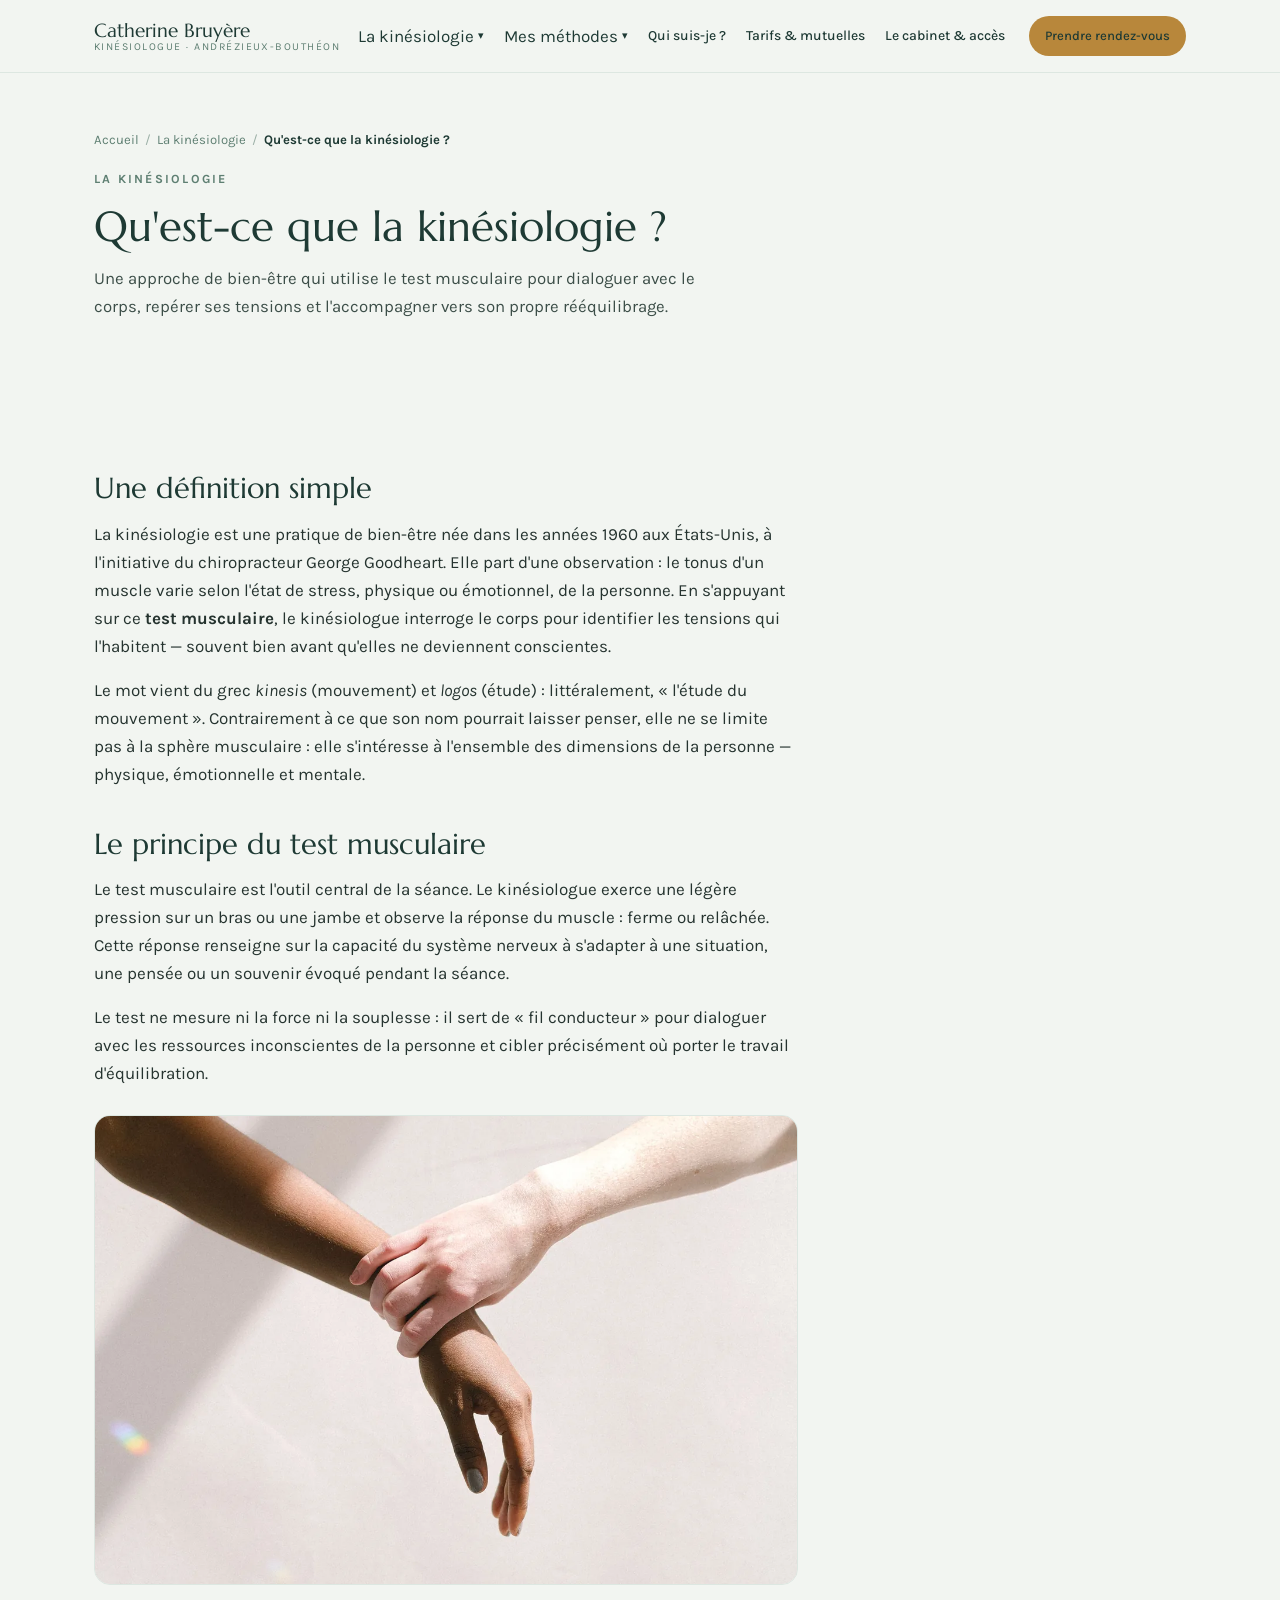
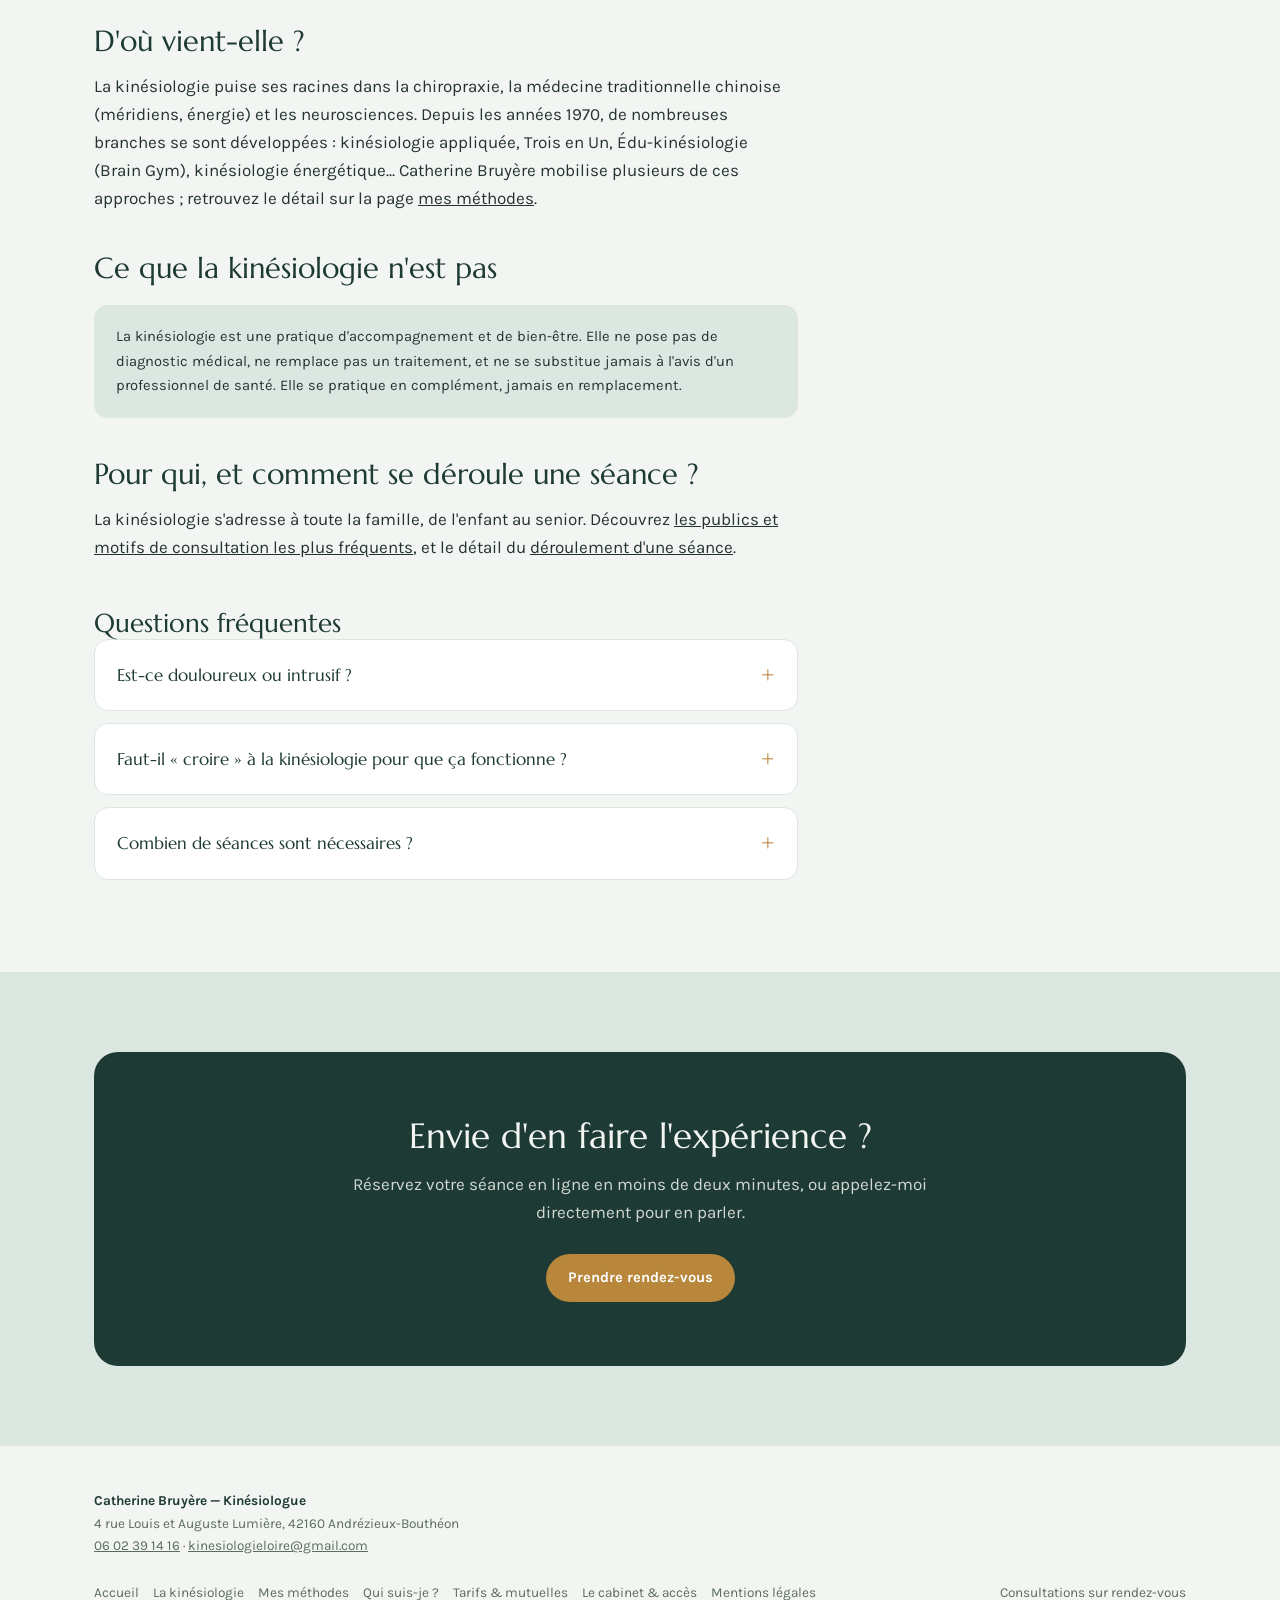
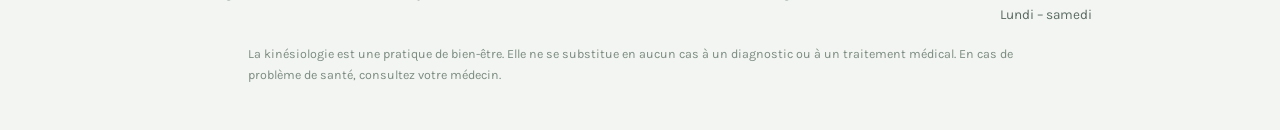
<file: kinesiologie/quest-ce-que-la-kinesiologie.html>
<!DOCTYPE html>
<html lang="fr">
<head>
<meta charset="UTF-8">
<meta name="viewport" content="width=device-width, initial-scale=1.0">
<title>Qu'est-ce que la kinésiologie ? — Catherine Bruyère, kinésiologue</title>
<meta name="description" content="Définition, origines et principes de la kinésiologie : comment le test musculaire permet d'identifier le stress et les blocages du corps pour retrouver l'équilibre.">
<link rel="canonical" href="https://catherine-bruyere-kinesiologue.fr/kinesiologie/quest-ce-que-la-kinesiologie.html">
<meta property="og:type" content="website">
<meta property="og:title" content="Qu'est-ce que la kinésiologie ? — Catherine Bruyère, kinésiologue">
<meta property="og:description" content="Définition, origines et principes de la kinésiologie : le test musculaire au service de votre équilibre.">
<meta property="og:url" content="https://catherine-bruyere-kinesiologue.fr/kinesiologie/quest-ce-que-la-kinesiologie.html">
<meta property="og:locale" content="fr_FR">
<meta property="og:site_name" content="Catherine Bruyère — Kinésiologue">
<meta property="og:image" content="https://catherine-bruyere-kinesiologue.fr/assets/img/test-musculaire-kinesiologie.webp">
<link rel="icon" type="image/svg+xml" href="../assets/img/favicon.svg">
<meta name="theme-color" content="#F2F5F1">
<link rel="stylesheet" href="../assets/css/style.css">
<script type="application/ld+json">
{
  "@context": "https://schema.org",
  "@type": "LocalBusiness",
  "@id": "https://catherine-bruyere-kinesiologue.fr/#cabinet",
  "name": "Catherine Bruyère — Kinésiologue",
  "url": "https://catherine-bruyere-kinesiologue.fr/",
  "image": "https://catherine-bruyere-kinesiologue.fr/assets/img/cabinet-kinesiologie-andrezieux-boutheon.webp",
  "telephone": "+33602391416",
  "email": "kinesiologieloire@gmail.com",
  "priceRange": "50€–60€",
  "paymentAccepted": "Chèque, Espèces",
  "currenciesAccepted": "EUR",
  "address": {
    "@type": "PostalAddress",
    "streetAddress": "4 rue Louis et Auguste Lumière",
    "addressLocality": "Andrézieux-Bouthéon",
    "postalCode": "42160",
    "addressRegion": "Loire",
    "addressCountry": "FR"
  },
  "geo": { "@type": "GeoCoordinates", "latitude": 45.5242, "longitude": 4.2711 },
  "openingHoursSpecification": [
    { "@type": "OpeningHoursSpecification", "dayOfWeek": ["Monday","Tuesday","Wednesday","Thursday","Friday"], "opens": "09:00", "closes": "19:00" },
    { "@type": "OpeningHoursSpecification", "dayOfWeek": "Saturday", "opens": "09:00", "closes": "13:00" }
  ],
  "makesOffer": [
    { "@type": "Offer", "name": "Séance de kinésiologie adulte (environ 1 h)", "price": "60", "priceCurrency": "EUR" },
    { "@type": "Offer", "name": "Séance de kinésiologie enfant (moins de 12 ans)", "price": "50", "priceCurrency": "EUR" }
  ],
  "areaServed": ["Andrézieux-Bouthéon", "Saint-Étienne", "Loire"]
}
</script>
<script type="application/ld+json">
{
  "@context": "https://schema.org",
  "@type": "BreadcrumbList",
  "itemListElement": [
    { "@type": "ListItem", "position": 1, "name": "Accueil", "item": "https://catherine-bruyere-kinesiologue.fr/" },
    { "@type": "ListItem", "position": 2, "name": "La kinésiologie", "item": "https://catherine-bruyere-kinesiologue.fr/kinesiologie/quest-ce-que-la-kinesiologie.html" },
    { "@type": "ListItem", "position": 3, "name": "Qu'est-ce que la kinésiologie ?" }
  ]
}
</script>
<script type="application/ld+json">
{
  "@context": "https://schema.org",
  "@type": "FAQPage",
  "mainEntity": [
    {
      "@type": "Question",
      "name": "Est-ce douloureux ou intrusif ?",
      "acceptedAnswer": { "@type": "Answer", "text": "Non. Le test musculaire est un léger appui, sans douleur. La personne reste habillée tout au long de la séance." }
    },
    {
      "@type": "Question",
      "name": "Faut-il « croire » à la kinésiologie pour que ça fonctionne ?",
      "acceptedAnswer": { "@type": "Answer", "text": "Non, mais une certaine ouverture aide. De nombreuses personnes initialement sceptiques constatent des effets concrets dès les premières séances." }
    },
    {
      "@type": "Question",
      "name": "Combien de séances sont nécessaires ?",
      "acceptedAnswer": { "@type": "Answer", "text": "Cela dépend de la problématique. Certaines personnes ressentent un mieux-être dès la première séance, d'autres ont besoin d'un accompagnement sur plusieurs séances espacées de quelques semaines." }
    }
  ]
}
</script>
</head>
<body>

<a class="skip-link" href="#contenu">Aller au contenu</a>

<header>
  <div class="wrap nav">
    <a class="logo" href="../index.html">Catherine Bruyère<small>Kinésiologue · Andrézieux-Bouthéon</small></a>
    <nav class="primary" aria-label="Navigation principale">
      <ul>
        <li class="has-dropdown">
          <button class="nav-toggle" aria-expanded="false" aria-haspopup="true">La kinésiologie <span class="chev">▾</span></button>
          <ul class="dropdown">
            <li><a class="current" href="quest-ce-que-la-kinesiologie.html">Qu'est-ce que la kinésiologie&nbsp;?</a></li>
            <li><a href="pour-qui.html">Pour qui&nbsp;?</a></li>
            <li><a href="deroulement-seance.html">Déroulement d'une séance</a></li>
          </ul>
        </li>
        <li class="has-dropdown">
          <button class="nav-toggle" aria-expanded="false" aria-haspopup="true">Mes méthodes <span class="chev">▾</span></button>
          <ul class="dropdown">
            <li><a href="../methodes/kinesiologie-appliquee.html">Kinésiologie appliquée</a></li>
            <li><a href="../methodes/techniques-reflexes.html">Techniques réflexes</a></li>
            <li><a href="../methodes/soins-energetiques.html">Soins énergétiques &amp; sonores</a></li>
          </ul>
        </li>
        <li><a href="../qui-suis-je.html">Qui suis-je&nbsp;?</a></li>
        <li><a href="../tarifs-mutuelles.html">Tarifs &amp; mutuelles</a></li>
        <li><a href="../cabinet-acces.html">Le cabinet &amp; accès</a></li>
        <li class="nav-cta"><a class="btn gold small" href="https://www.resalib.fr/praticien/79220-catherine-bruyere-kinesiologue-andrezieux-boutheon#newrdvmodal" target="_blank" rel="noopener">Prendre rendez-vous</a></li>
      </ul>
    </nav>
    <button class="burger" aria-label="Ouvrir le menu" aria-expanded="false">☰</button>
  </div>
</header>

<section class="page-hero" id="contenu">
  <div class="wrap">
    <ul class="breadcrumb">
      <li><a href="../index.html">Accueil</a></li>
      <li><a href="quest-ce-que-la-kinesiologie.html">La kinésiologie</a></li>
      <li>Qu'est-ce que la kinésiologie&nbsp;?</li>
    </ul>
    <p class="eyebrow">La kinésiologie</p>
    <h1>Qu'est-ce que la kinésiologie&nbsp;?</h1>
    <p class="lede">Une approche de bien-être qui utilise le test musculaire pour dialoguer avec le corps, repérer ses tensions et l'accompagner vers son propre rééquilibrage.</p>
  </div>
</section>

<section>
  <div class="wrap">
    <div class="content">
      <h2>Une définition simple</h2>
      <p>La kinésiologie est une pratique de bien-être née dans les années 1960 aux États-Unis, à l'initiative du chiropracteur George Goodheart. Elle part d'une observation&nbsp;: le tonus d'un muscle varie selon l'état de stress, physique ou émotionnel, de la personne. En s'appuyant sur ce <strong>test musculaire</strong>, le kinésiologue interroge le corps pour identifier les tensions qui l'habitent — souvent bien avant qu'elles ne deviennent conscientes.</p>
      <p>Le mot vient du grec <em>kinesis</em> (mouvement) et <em>logos</em> (étude)&nbsp;: littéralement, « l'étude du mouvement ». Contrairement à ce que son nom pourrait laisser penser, elle ne se limite pas à la sphère musculaire&nbsp;: elle s'intéresse à l'ensemble des dimensions de la personne — physique, émotionnelle et mentale.</p>

      <h2>Le principe du test musculaire</h2>
      <p>Le test musculaire est l'outil central de la séance. Le kinésiologue exerce une légère pression sur un bras ou une jambe et observe la réponse du muscle&nbsp;: ferme ou relâchée. Cette réponse renseigne sur la capacité du système nerveux à s'adapter à une situation, une pensée ou un souvenir évoqué pendant la séance.</p>
      <p>Le test ne mesure ni la force ni la souplesse&nbsp;: il sert de « fil conducteur » pour dialoguer avec les ressources inconscientes de la personne et cibler précisément où porter le travail d'équilibration.</p>

      <figure class="photo photo--3x2">
        <img src="../assets/img/test-musculaire-kinesiologie.webp" alt="Test musculaire de kinésiologie : légère pression exercée sur le bras d'un patient" width="1200" height="800" loading="lazy">
      </figure>

      <h2>D'où vient-elle&nbsp;?</h2>
      <p>La kinésiologie puise ses racines dans la chiropraxie, la médecine traditionnelle chinoise (méridiens, énergie) et les neurosciences. Depuis les années 1970, de nombreuses branches se sont développées&nbsp;: kinésiologie appliquée, Trois en Un, Édu-kinésiologie (Brain Gym), kinésiologie énergétique... Catherine Bruyère mobilise plusieurs de ces approches ; retrouvez le détail sur la page <a href="../methodes/kinesiologie-appliquee.html">mes méthodes</a>.</p>

      <h2>Ce que la kinésiologie n'est pas</h2>
      <div class="note">
        <p style="margin-bottom:0">La kinésiologie est une pratique d'accompagnement et de bien-être. Elle ne pose pas de diagnostic médical, ne remplace pas un traitement, et ne se substitue jamais à l'avis d'un professionnel de santé. Elle se pratique en complément, jamais en remplacement.</p>
      </div>

      <h2>Pour qui, et comment se déroule une séance&nbsp;?</h2>
      <p>La kinésiologie s'adresse à toute la famille, de l'enfant au senior. Découvrez <a href="pour-qui.html">les publics et motifs de consultation les plus fréquents</a>, et le détail du <a href="deroulement-seance.html">déroulement d'une séance</a>.</p>
    </div>

    <div class="faq" style="margin-top:48px">
      <h2>Questions fréquentes</h2>
      <details>
        <summary>Est-ce douloureux ou intrusif&nbsp;?</summary>
        <p>Non. Le test musculaire est un léger appui, sans douleur. La personne reste habillée tout au long de la séance.</p>
      </details>
      <details>
        <summary>Faut-il « croire » à la kinésiologie pour que ça fonctionne&nbsp;?</summary>
        <p>Non, mais une certaine ouverture aide. De nombreuses personnes initialement sceptiques constatent des effets concrets dès les premières séances.</p>
      </details>
      <details>
        <summary>Combien de séances sont nécessaires&nbsp;?</summary>
        <p>Cela dépend de la problématique. Certaines personnes ressentent un mieux-être dès la première séance, d'autres ont besoin d'un accompagnement sur plusieurs séances espacées de quelques semaines.</p>
      </details>
    </div>
  </div>
</section>

<section class="alt">
  <div class="wrap">
    <div class="cta-final">
      <h2>Envie d'en faire l'expérience&nbsp;?</h2>
      <p>Réservez votre séance en ligne en moins de deux minutes, ou appelez-moi directement pour en parler.</p>
      <a class="btn gold" href="https://www.resalib.fr/praticien/79220-catherine-bruyere-kinesiologue-andrezieux-boutheon#newrdvmodal" target="_blank" rel="noopener">Prendre rendez-vous</a>
    </div>
  </div>
</section>

<footer class="site">
  <div class="wrap">
    <div>
      <strong style="color:var(--sapin)">Catherine Bruyère — Kinésiologue</strong><br>
      4 rue Louis et Auguste Lumière, 42160 Andrézieux-Bouthéon<br>
      <a href="tel:+33602391416">06 02 39 14 16</a> · <a href="mailto:kinesiologieloire@gmail.com">kinesiologieloire@gmail.com</a>
    </div>
    <nav aria-label="Navigation pied de page">
      <a href="../index.html">Accueil</a>
      <a href="quest-ce-que-la-kinesiologie.html">La kinésiologie</a>
      <a href="../methodes/kinesiologie-appliquee.html">Mes méthodes</a>
      <a href="../qui-suis-je.html">Qui suis-je&nbsp;?</a>
      <a href="../tarifs-mutuelles.html">Tarifs &amp; mutuelles</a>
      <a href="../cabinet-acces.html">Le cabinet &amp; accès</a>
      <a href="../mentions-legales.html">Mentions légales</a>
    </nav>
    <div>
      Consultations sur rendez-vous<br>Lundi – samedi
    </div>
  </div>
  <div class="wrap avert">
    La kinésiologie est une pratique de bien-être. Elle ne se substitue en aucun cas à un diagnostic ou à un traitement médical. En cas de problème de santé, consultez votre médecin.
  </div>
</footer>

<script src="../assets/js/main.js"></script>
</body>
</html>
</file>
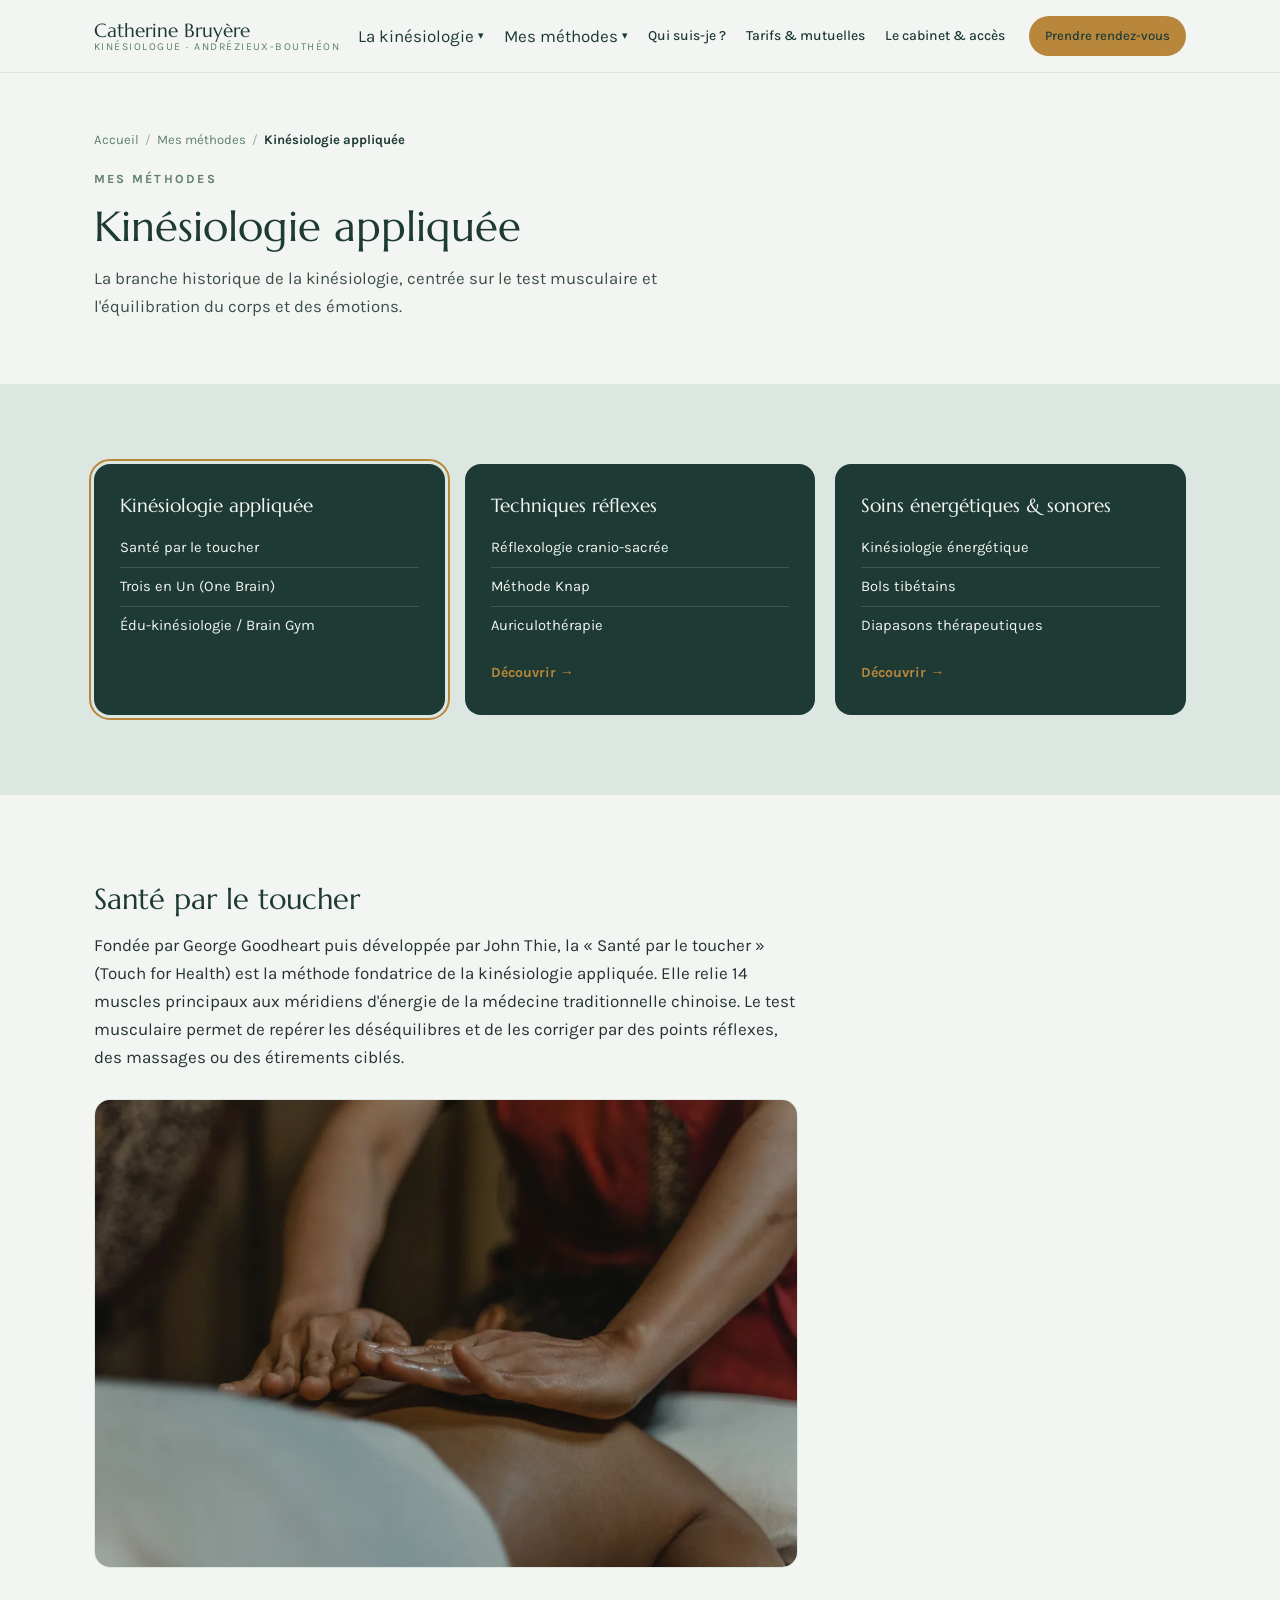
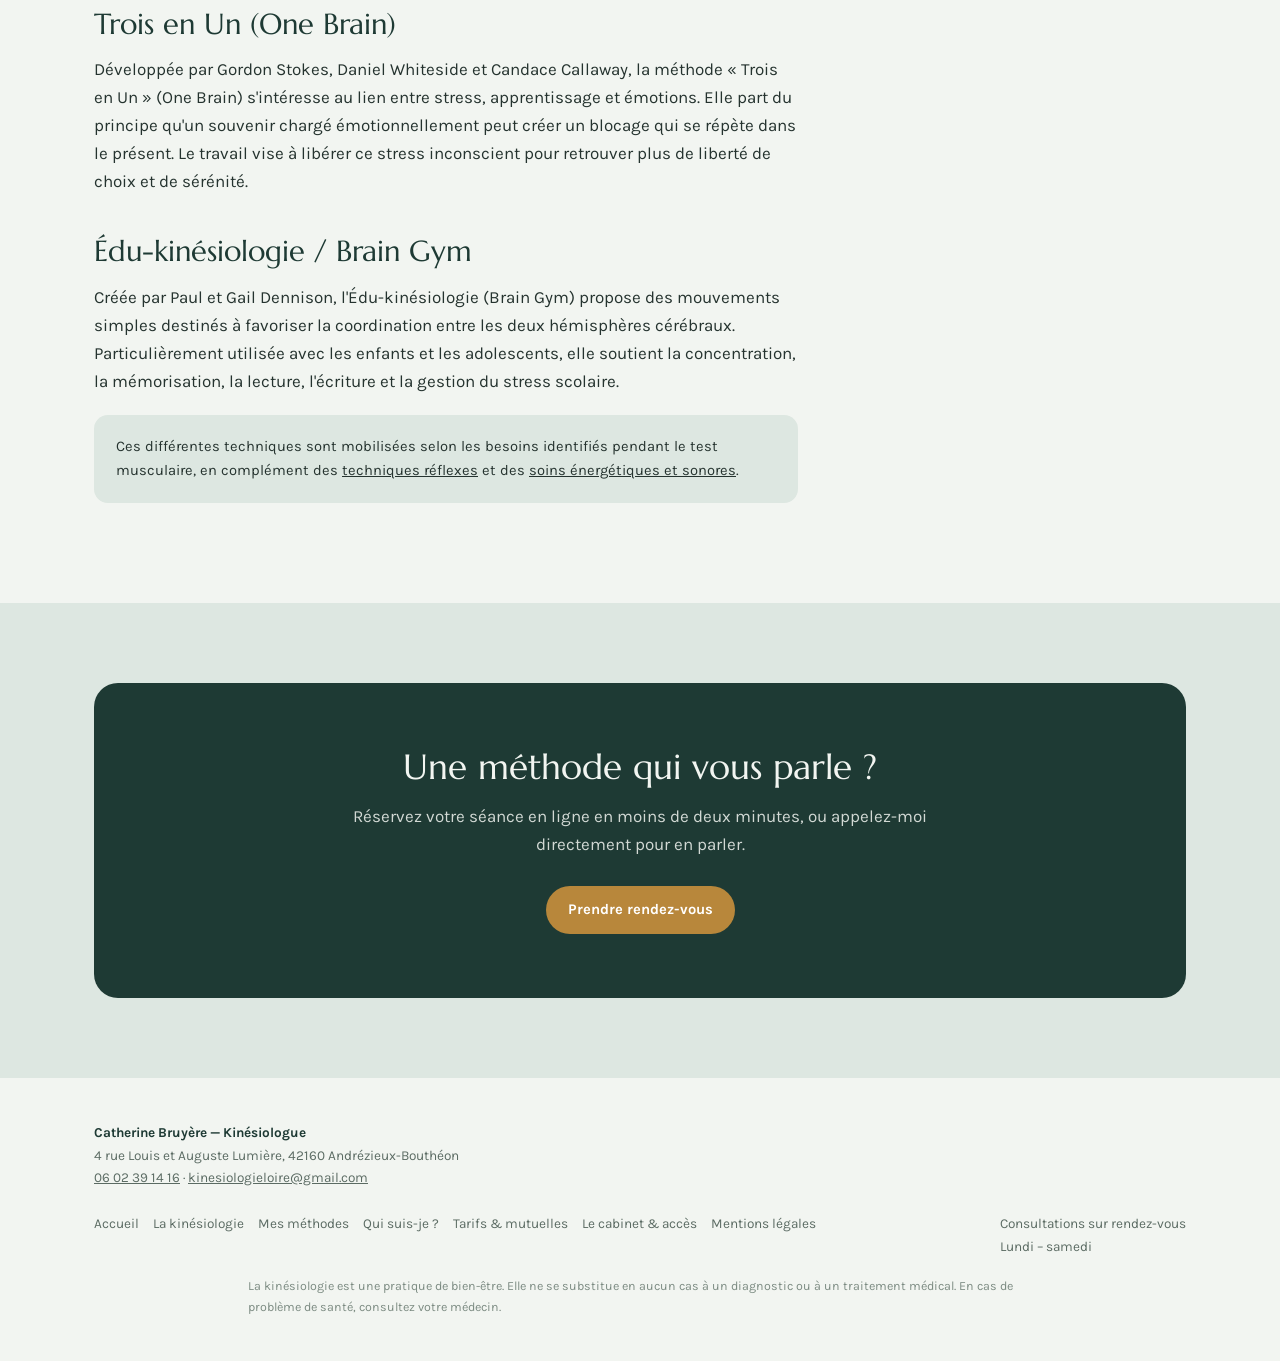
<file: methodes/kinesiologie-appliquee.html>
<!DOCTYPE html>
<html lang="fr">
<head>
<meta charset="UTF-8">
<meta name="viewport" content="width=device-width, initial-scale=1.0">
<title>Kinésiologie appliquée — Santé par le toucher, Trois en Un, Brain Gym</title>
<meta name="description" content="Santé par le toucher, Trois en Un (One Brain), Édu-kinésiologie / Brain Gym : les méthodes de kinésiologie appliquée mobilisées par Catherine Bruyère.">
<link rel="canonical" href="https://catherine-bruyere-kinesiologue.fr/methodes/kinesiologie-appliquee.html">
<meta property="og:type" content="website">
<meta property="og:title" content="Kinésiologie appliquée — Catherine Bruyère, kinésiologue">
<meta property="og:description" content="Santé par le toucher, Trois en Un (One Brain), Édu-kinésiologie / Brain Gym.">
<meta property="og:url" content="https://catherine-bruyere-kinesiologue.fr/methodes/kinesiologie-appliquee.html">
<meta property="og:locale" content="fr_FR">
<meta property="og:site_name" content="Catherine Bruyère — Kinésiologue">
<meta property="og:image" content="https://catherine-bruyere-kinesiologue.fr/assets/img/seance-kinesiologie-appliquee.webp">
<link rel="icon" type="image/svg+xml" href="../assets/img/favicon.svg">
<meta name="theme-color" content="#F2F5F1">
<link rel="stylesheet" href="../assets/css/style.css">
<script type="application/ld+json">
{
  "@context": "https://schema.org",
  "@type": "LocalBusiness",
  "@id": "https://catherine-bruyere-kinesiologue.fr/#cabinet",
  "name": "Catherine Bruyère — Kinésiologue",
  "url": "https://catherine-bruyere-kinesiologue.fr/",
  "image": "https://catherine-bruyere-kinesiologue.fr/assets/img/cabinet-kinesiologie-andrezieux-boutheon.webp",
  "telephone": "+33602391416",
  "email": "kinesiologieloire@gmail.com",
  "priceRange": "50€–60€",
  "paymentAccepted": "Chèque, Espèces",
  "currenciesAccepted": "EUR",
  "address": {
    "@type": "PostalAddress",
    "streetAddress": "4 rue Louis et Auguste Lumière",
    "addressLocality": "Andrézieux-Bouthéon",
    "postalCode": "42160",
    "addressRegion": "Loire",
    "addressCountry": "FR"
  },
  "geo": { "@type": "GeoCoordinates", "latitude": 45.5242, "longitude": 4.2711 },
  "openingHoursSpecification": [
    { "@type": "OpeningHoursSpecification", "dayOfWeek": ["Monday","Tuesday","Wednesday","Thursday","Friday"], "opens": "09:00", "closes": "19:00" },
    { "@type": "OpeningHoursSpecification", "dayOfWeek": "Saturday", "opens": "09:00", "closes": "13:00" }
  ],
  "makesOffer": [
    { "@type": "Offer", "name": "Séance de kinésiologie adulte (environ 1 h)", "price": "60", "priceCurrency": "EUR" },
    { "@type": "Offer", "name": "Séance de kinésiologie enfant (moins de 12 ans)", "price": "50", "priceCurrency": "EUR" }
  ],
  "areaServed": ["Andrézieux-Bouthéon", "Saint-Étienne", "Loire"]
}
</script>
<script type="application/ld+json">
{
  "@context": "https://schema.org",
  "@type": "BreadcrumbList",
  "itemListElement": [
    { "@type": "ListItem", "position": 1, "name": "Accueil", "item": "https://catherine-bruyere-kinesiologue.fr/" },
    { "@type": "ListItem", "position": 2, "name": "Mes méthodes", "item": "https://catherine-bruyere-kinesiologue.fr/methodes/kinesiologie-appliquee.html" },
    { "@type": "ListItem", "position": 3, "name": "Kinésiologie appliquée" }
  ]
}
</script>
</head>
<body>

<a class="skip-link" href="#contenu">Aller au contenu</a>

<header>
  <div class="wrap nav">
    <a class="logo" href="../index.html">Catherine Bruyère<small>Kinésiologue · Andrézieux-Bouthéon</small></a>
    <nav class="primary" aria-label="Navigation principale">
      <ul>
        <li class="has-dropdown">
          <button class="nav-toggle" aria-expanded="false" aria-haspopup="true">La kinésiologie <span class="chev">▾</span></button>
          <ul class="dropdown">
            <li><a href="../kinesiologie/quest-ce-que-la-kinesiologie.html">Qu'est-ce que la kinésiologie&nbsp;?</a></li>
            <li><a href="../kinesiologie/pour-qui.html">Pour qui&nbsp;?</a></li>
            <li><a href="../kinesiologie/deroulement-seance.html">Déroulement d'une séance</a></li>
          </ul>
        </li>
        <li class="has-dropdown">
          <button class="nav-toggle" aria-expanded="false" aria-haspopup="true">Mes méthodes <span class="chev">▾</span></button>
          <ul class="dropdown">
            <li><a class="current" href="kinesiologie-appliquee.html">Kinésiologie appliquée</a></li>
            <li><a href="techniques-reflexes.html">Techniques réflexes</a></li>
            <li><a href="soins-energetiques.html">Soins énergétiques &amp; sonores</a></li>
          </ul>
        </li>
        <li><a href="../qui-suis-je.html">Qui suis-je&nbsp;?</a></li>
        <li><a href="../tarifs-mutuelles.html">Tarifs &amp; mutuelles</a></li>
        <li><a href="../cabinet-acces.html">Le cabinet &amp; accès</a></li>
        <li class="nav-cta"><a class="btn gold small" href="https://www.resalib.fr/praticien/79220-catherine-bruyere-kinesiologue-andrezieux-boutheon#newrdvmodal" target="_blank" rel="noopener">Prendre rendez-vous</a></li>
      </ul>
    </nav>
    <button class="burger" aria-label="Ouvrir le menu" aria-expanded="false">☰</button>
  </div>
</header>

<section class="page-hero" id="contenu">
  <div class="wrap">
    <ul class="breadcrumb">
      <li><a href="../index.html">Accueil</a></li>
      <li><a href="kinesiologie-appliquee.html">Mes méthodes</a></li>
      <li>Kinésiologie appliquée</li>
    </ul>
    <p class="eyebrow">Mes méthodes</p>
    <h1>Kinésiologie appliquée</h1>
    <p class="lede">La branche historique de la kinésiologie, centrée sur le test musculaire et l'équilibration du corps et des émotions.</p>
  </div>
</section>

<section class="alt">
  <div class="wrap">
    <div class="grid3">
      <div class="methode current-page"><h3>Kinésiologie appliquée</h3><ul><li>Santé par le toucher</li><li>Trois en Un (One Brain)</li><li>Édu-kinésiologie / Brain Gym</li></ul></div>
      <div class="methode"><h3>Techniques réflexes</h3><ul><li>Réflexologie cranio-sacrée</li><li>Méthode Knap</li><li>Auriculothérapie</li></ul><a class="more" href="techniques-reflexes.html" aria-label="Découvrir les techniques réflexes">Découvrir →</a></div>
      <div class="methode"><h3>Soins énergétiques &amp; sonores</h3><ul><li>Kinésiologie énergétique</li><li>Bols tibétains</li><li>Diapasons thérapeutiques</li></ul><a class="more" href="soins-energetiques.html" aria-label="Découvrir les soins énergétiques et sonores">Découvrir →</a></div>
    </div>
  </div>
</section>

<section>
  <div class="wrap">
    <div class="content">
      <h2>Santé par le toucher</h2>
      <p>Fondée par George Goodheart puis développée par John Thie, la « Santé par le toucher » (Touch for Health) est la méthode fondatrice de la kinésiologie appliquée. Elle relie 14 muscles principaux aux méridiens d'énergie de la médecine traditionnelle chinoise. Le test musculaire permet de repérer les déséquilibres et de les corriger par des points réflexes, des massages ou des étirements ciblés.</p>

      <figure class="photo photo--3x2">
        <img src="../assets/img/seance-kinesiologie-appliquee.webp" alt="Séance de kinésiologie appliquée : équilibration par points réflexes au cabinet" width="1200" height="800" loading="lazy">
      </figure>

      <h2>Trois en Un (One Brain)</h2>
      <p>Développée par Gordon Stokes, Daniel Whiteside et Candace Callaway, la méthode « Trois en Un » (One Brain) s'intéresse au lien entre stress, apprentissage et émotions. Elle part du principe qu'un souvenir chargé émotionnellement peut créer un blocage qui se répète dans le présent. Le travail vise à libérer ce stress inconscient pour retrouver plus de liberté de choix et de sérénité.</p>

      <h2>Édu-kinésiologie / Brain Gym</h2>
      <p>Créée par Paul et Gail Dennison, l'Édu-kinésiologie (Brain Gym) propose des mouvements simples destinés à favoriser la coordination entre les deux hémisphères cérébraux. Particulièrement utilisée avec les enfants et les adolescents, elle soutient la concentration, la mémorisation, la lecture, l'écriture et la gestion du stress scolaire.</p>

      <div class="note">
        <p style="margin-bottom:0">Ces différentes techniques sont mobilisées selon les besoins identifiés pendant le test musculaire, en complément des <a href="techniques-reflexes.html">techniques réflexes</a> et des <a href="soins-energetiques.html">soins énergétiques et sonores</a>.</p>
      </div>
    </div>
  </div>
</section>

<section class="alt">
  <div class="wrap">
    <div class="cta-final">
      <h2>Une méthode qui vous parle&nbsp;?</h2>
      <p>Réservez votre séance en ligne en moins de deux minutes, ou appelez-moi directement pour en parler.</p>
      <a class="btn gold" href="https://www.resalib.fr/praticien/79220-catherine-bruyere-kinesiologue-andrezieux-boutheon#newrdvmodal" target="_blank" rel="noopener">Prendre rendez-vous</a>
    </div>
  </div>
</section>

<footer class="site">
  <div class="wrap">
    <div>
      <strong style="color:var(--sapin)">Catherine Bruyère — Kinésiologue</strong><br>
      4 rue Louis et Auguste Lumière, 42160 Andrézieux-Bouthéon<br>
      <a href="tel:+33602391416">06 02 39 14 16</a> · <a href="mailto:kinesiologieloire@gmail.com">kinesiologieloire@gmail.com</a>
    </div>
    <nav aria-label="Navigation pied de page">
      <a href="../index.html">Accueil</a>
      <a href="../kinesiologie/quest-ce-que-la-kinesiologie.html">La kinésiologie</a>
      <a href="kinesiologie-appliquee.html">Mes méthodes</a>
      <a href="../qui-suis-je.html">Qui suis-je&nbsp;?</a>
      <a href="../tarifs-mutuelles.html">Tarifs &amp; mutuelles</a>
      <a href="../cabinet-acces.html">Le cabinet &amp; accès</a>
      <a href="../mentions-legales.html">Mentions légales</a>
    </nav>
    <div>
      Consultations sur rendez-vous<br>Lundi – samedi
    </div>
  </div>
  <div class="wrap avert">
    La kinésiologie est une pratique de bien-être. Elle ne se substitue en aucun cas à un diagnostic ou à un traitement médical. En cas de problème de santé, consultez votre médecin.
  </div>
</footer>

<script src="../assets/js/main.js"></script>
</body>
</html>
</file>
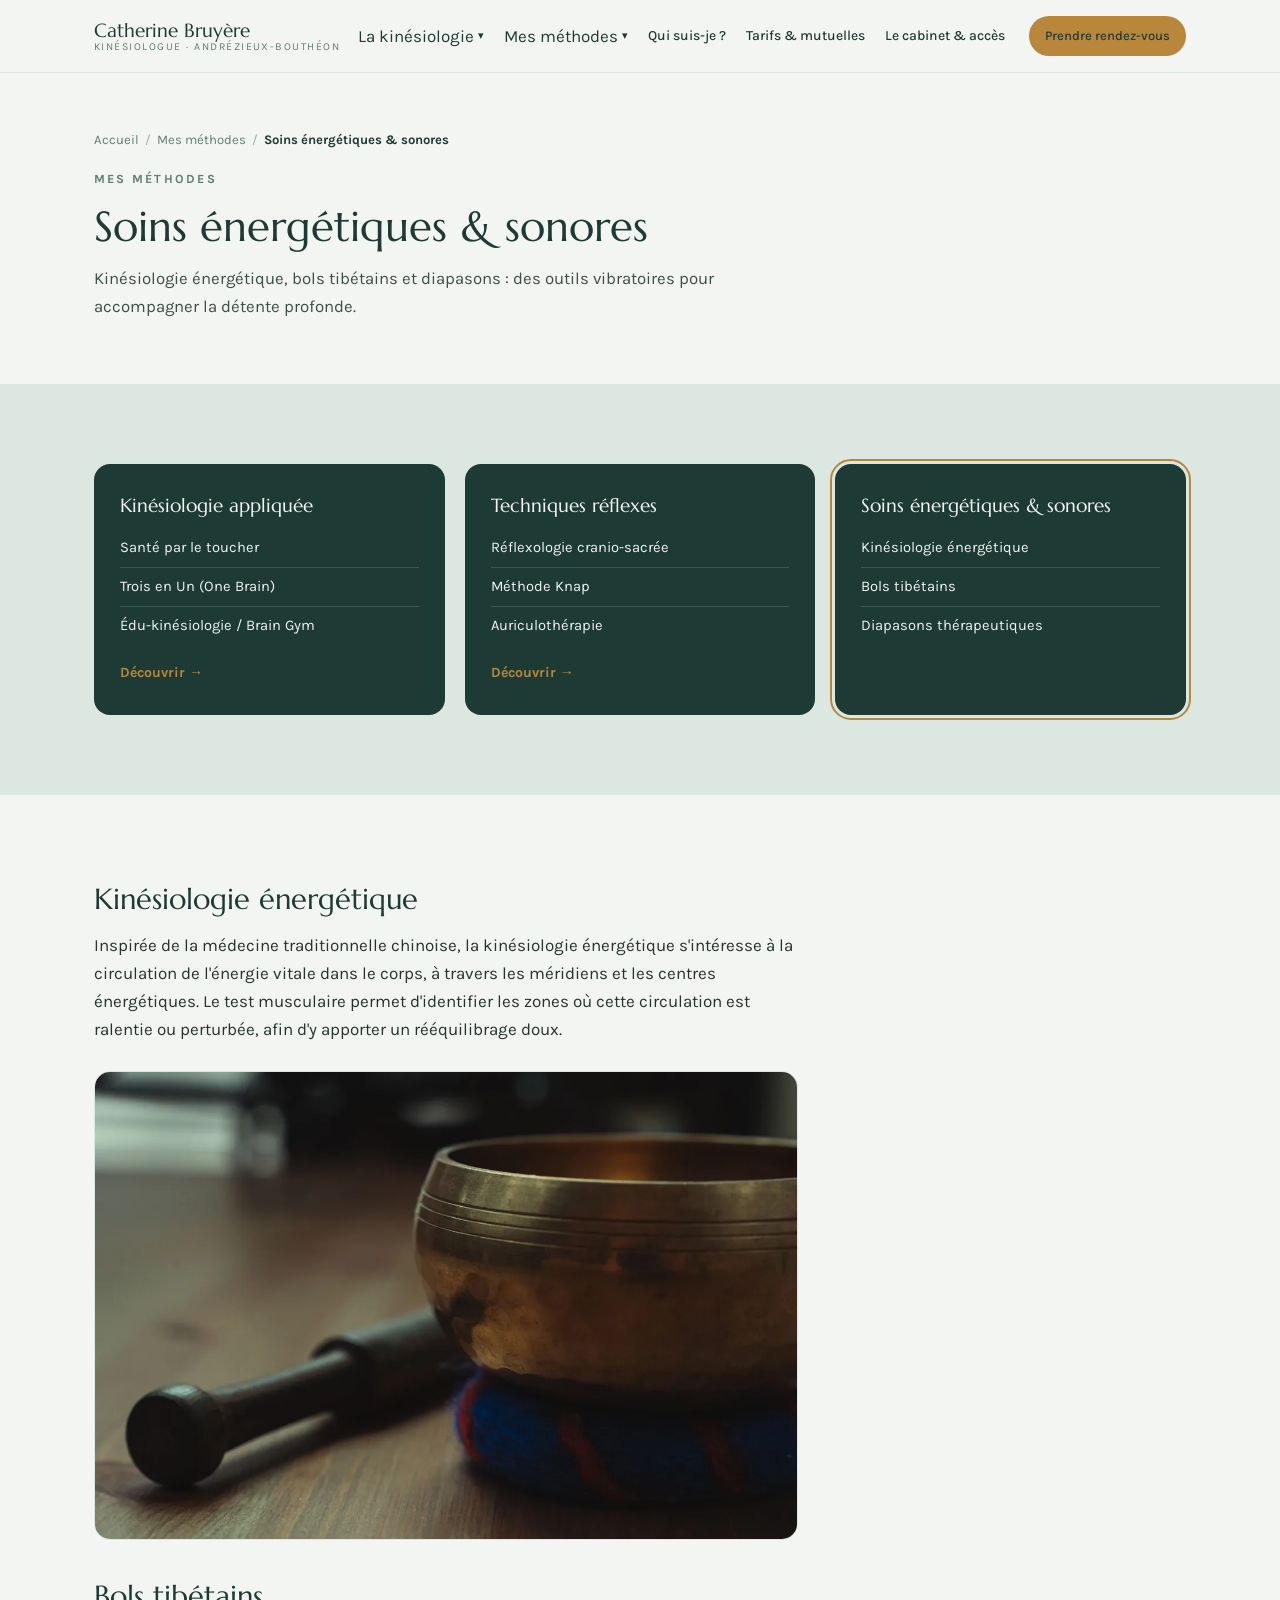
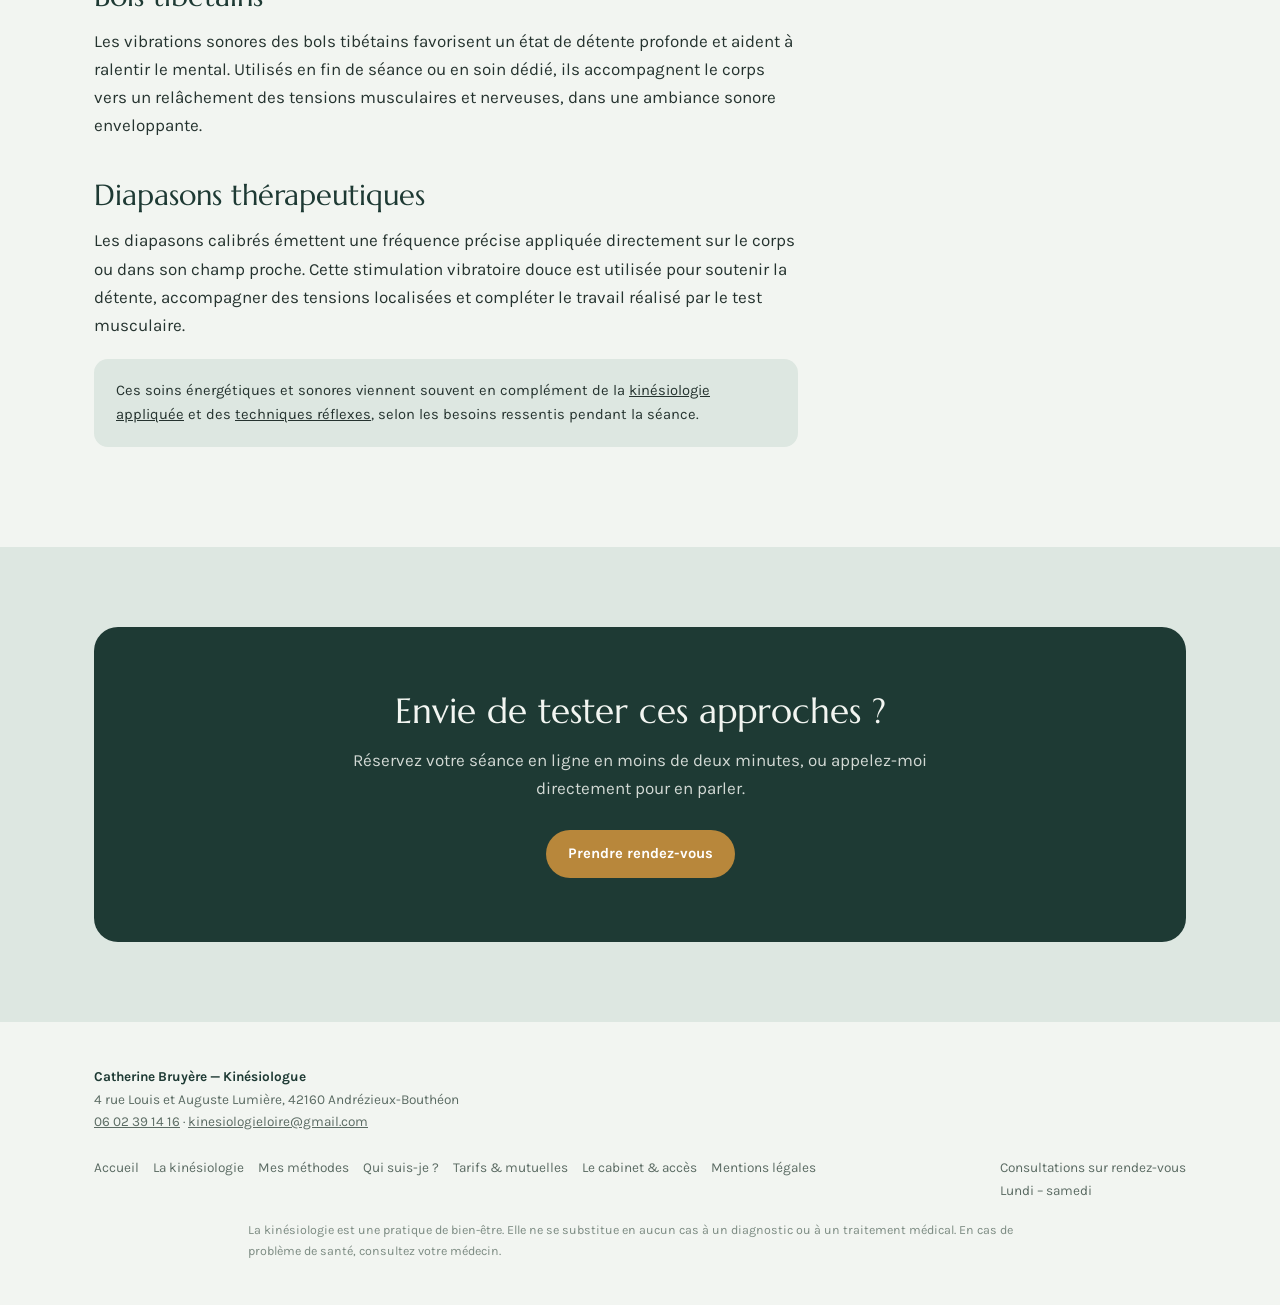
<file: methodes/soins-energetiques.html>
<!DOCTYPE html>
<html lang="fr">
<head>
<meta charset="UTF-8">
<meta name="viewport" content="width=device-width, initial-scale=1.0">
<title>Soins énergétiques & sonores — Bols tibétains, diapasons, kinésiologie énergétique</title>
<meta name="description" content="Kinésiologie énergétique, bols tibétains, diapasons thérapeutiques : les soins énergétiques et sonores proposés par Catherine Bruyère, kinésiologue.">
<link rel="canonical" href="https://catherine-bruyere-kinesiologue.fr/methodes/soins-energetiques.html">
<meta property="og:type" content="website">
<meta property="og:title" content="Soins énergétiques &amp; sonores — Catherine Bruyère, kinésiologue">
<meta property="og:description" content="Kinésiologie énergétique, bols tibétains, diapasons thérapeutiques.">
<meta property="og:url" content="https://catherine-bruyere-kinesiologue.fr/methodes/soins-energetiques.html">
<meta property="og:locale" content="fr_FR">
<meta property="og:site_name" content="Catherine Bruyère — Kinésiologue">
<meta property="og:image" content="https://catherine-bruyere-kinesiologue.fr/assets/img/bols-tibetains-soin-sonore.webp">
<link rel="icon" type="image/svg+xml" href="../assets/img/favicon.svg">
<meta name="theme-color" content="#F2F5F1">
<link rel="stylesheet" href="../assets/css/style.css">
<script type="application/ld+json">
{
  "@context": "https://schema.org",
  "@type": "LocalBusiness",
  "@id": "https://catherine-bruyere-kinesiologue.fr/#cabinet",
  "name": "Catherine Bruyère — Kinésiologue",
  "url": "https://catherine-bruyere-kinesiologue.fr/",
  "image": "https://catherine-bruyere-kinesiologue.fr/assets/img/cabinet-kinesiologie-andrezieux-boutheon.webp",
  "telephone": "+33602391416",
  "email": "kinesiologieloire@gmail.com",
  "priceRange": "50€–60€",
  "paymentAccepted": "Chèque, Espèces",
  "currenciesAccepted": "EUR",
  "address": {
    "@type": "PostalAddress",
    "streetAddress": "4 rue Louis et Auguste Lumière",
    "addressLocality": "Andrézieux-Bouthéon",
    "postalCode": "42160",
    "addressRegion": "Loire",
    "addressCountry": "FR"
  },
  "geo": { "@type": "GeoCoordinates", "latitude": 45.5242, "longitude": 4.2711 },
  "openingHoursSpecification": [
    { "@type": "OpeningHoursSpecification", "dayOfWeek": ["Monday","Tuesday","Wednesday","Thursday","Friday"], "opens": "09:00", "closes": "19:00" },
    { "@type": "OpeningHoursSpecification", "dayOfWeek": "Saturday", "opens": "09:00", "closes": "13:00" }
  ],
  "makesOffer": [
    { "@type": "Offer", "name": "Séance de kinésiologie adulte (environ 1 h)", "price": "60", "priceCurrency": "EUR" },
    { "@type": "Offer", "name": "Séance de kinésiologie enfant (moins de 12 ans)", "price": "50", "priceCurrency": "EUR" }
  ],
  "areaServed": ["Andrézieux-Bouthéon", "Saint-Étienne", "Loire"]
}
</script>
<script type="application/ld+json">
{
  "@context": "https://schema.org",
  "@type": "BreadcrumbList",
  "itemListElement": [
    { "@type": "ListItem", "position": 1, "name": "Accueil", "item": "https://catherine-bruyere-kinesiologue.fr/" },
    { "@type": "ListItem", "position": 2, "name": "Mes méthodes", "item": "https://catherine-bruyere-kinesiologue.fr/methodes/kinesiologie-appliquee.html" },
    { "@type": "ListItem", "position": 3, "name": "Soins énergétiques & sonores" }
  ]
}
</script>
</head>
<body>

<a class="skip-link" href="#contenu">Aller au contenu</a>

<header>
  <div class="wrap nav">
    <a class="logo" href="../index.html">Catherine Bruyère<small>Kinésiologue · Andrézieux-Bouthéon</small></a>
    <nav class="primary" aria-label="Navigation principale">
      <ul>
        <li class="has-dropdown">
          <button class="nav-toggle" aria-expanded="false" aria-haspopup="true">La kinésiologie <span class="chev">▾</span></button>
          <ul class="dropdown">
            <li><a href="../kinesiologie/quest-ce-que-la-kinesiologie.html">Qu'est-ce que la kinésiologie&nbsp;?</a></li>
            <li><a href="../kinesiologie/pour-qui.html">Pour qui&nbsp;?</a></li>
            <li><a href="../kinesiologie/deroulement-seance.html">Déroulement d'une séance</a></li>
          </ul>
        </li>
        <li class="has-dropdown">
          <button class="nav-toggle" aria-expanded="false" aria-haspopup="true">Mes méthodes <span class="chev">▾</span></button>
          <ul class="dropdown">
            <li><a href="kinesiologie-appliquee.html">Kinésiologie appliquée</a></li>
            <li><a href="techniques-reflexes.html">Techniques réflexes</a></li>
            <li><a class="current" href="soins-energetiques.html">Soins énergétiques &amp; sonores</a></li>
          </ul>
        </li>
        <li><a href="../qui-suis-je.html">Qui suis-je&nbsp;?</a></li>
        <li><a href="../tarifs-mutuelles.html">Tarifs &amp; mutuelles</a></li>
        <li><a href="../cabinet-acces.html">Le cabinet &amp; accès</a></li>
        <li class="nav-cta"><a class="btn gold small" href="https://www.resalib.fr/praticien/79220-catherine-bruyere-kinesiologue-andrezieux-boutheon#newrdvmodal" target="_blank" rel="noopener">Prendre rendez-vous</a></li>
      </ul>
    </nav>
    <button class="burger" aria-label="Ouvrir le menu" aria-expanded="false">☰</button>
  </div>
</header>

<section class="page-hero" id="contenu">
  <div class="wrap">
    <ul class="breadcrumb">
      <li><a href="../index.html">Accueil</a></li>
      <li><a href="kinesiologie-appliquee.html">Mes méthodes</a></li>
      <li>Soins énergétiques &amp; sonores</li>
    </ul>
    <p class="eyebrow">Mes méthodes</p>
    <h1>Soins énergétiques &amp; sonores</h1>
    <p class="lede">Kinésiologie énergétique, bols tibétains et diapasons&nbsp;: des outils vibratoires pour accompagner la détente profonde.</p>
  </div>
</section>

<section class="alt">
  <div class="wrap">
    <div class="grid3">
      <div class="methode"><h3>Kinésiologie appliquée</h3><ul><li>Santé par le toucher</li><li>Trois en Un (One Brain)</li><li>Édu-kinésiologie / Brain Gym</li></ul><a class="more" href="kinesiologie-appliquee.html" aria-label="Découvrir la kinésiologie appliquée">Découvrir →</a></div>
      <div class="methode"><h3>Techniques réflexes</h3><ul><li>Réflexologie cranio-sacrée</li><li>Méthode Knap</li><li>Auriculothérapie</li></ul><a class="more" href="techniques-reflexes.html" aria-label="Découvrir les techniques réflexes">Découvrir →</a></div>
      <div class="methode current-page"><h3>Soins énergétiques &amp; sonores</h3><ul><li>Kinésiologie énergétique</li><li>Bols tibétains</li><li>Diapasons thérapeutiques</li></ul></div>
    </div>
  </div>
</section>

<section>
  <div class="wrap">
    <div class="content">
      <h2>Kinésiologie énergétique</h2>
      <p>Inspirée de la médecine traditionnelle chinoise, la kinésiologie énergétique s'intéresse à la circulation de l'énergie vitale dans le corps, à travers les méridiens et les centres énergétiques. Le test musculaire permet d'identifier les zones où cette circulation est ralentie ou perturbée, afin d'y apporter un rééquilibrage doux.</p>

      <figure class="photo photo--3x2">
        <img src="../assets/img/bols-tibetains-soin-sonore.webp" alt="Bols tibétains et diapasons thérapeutiques utilisés lors d'un soin sonore au cabinet" width="1200" height="800" loading="lazy">
      </figure>

      <h2>Bols tibétains</h2>
      <p>Les vibrations sonores des bols tibétains favorisent un état de détente profonde et aident à ralentir le mental. Utilisés en fin de séance ou en soin dédié, ils accompagnent le corps vers un relâchement des tensions musculaires et nerveuses, dans une ambiance sonore enveloppante.</p>

      <h2>Diapasons thérapeutiques</h2>
      <p>Les diapasons calibrés émettent une fréquence précise appliquée directement sur le corps ou dans son champ proche. Cette stimulation vibratoire douce est utilisée pour soutenir la détente, accompagner des tensions localisées et compléter le travail réalisé par le test musculaire.</p>

      <div class="note">
        <p style="margin-bottom:0">Ces soins énergétiques et sonores viennent souvent en complément de la <a href="kinesiologie-appliquee.html">kinésiologie appliquée</a> et des <a href="techniques-reflexes.html">techniques réflexes</a>, selon les besoins ressentis pendant la séance.</p>
      </div>
    </div>
  </div>
</section>

<section class="alt">
  <div class="wrap">
    <div class="cta-final">
      <h2>Envie de tester ces approches&nbsp;?</h2>
      <p>Réservez votre séance en ligne en moins de deux minutes, ou appelez-moi directement pour en parler.</p>
      <a class="btn gold" href="https://www.resalib.fr/praticien/79220-catherine-bruyere-kinesiologue-andrezieux-boutheon#newrdvmodal" target="_blank" rel="noopener">Prendre rendez-vous</a>
    </div>
  </div>
</section>

<footer class="site">
  <div class="wrap">
    <div>
      <strong style="color:var(--sapin)">Catherine Bruyère — Kinésiologue</strong><br>
      4 rue Louis et Auguste Lumière, 42160 Andrézieux-Bouthéon<br>
      <a href="tel:+33602391416">06 02 39 14 16</a> · <a href="mailto:kinesiologieloire@gmail.com">kinesiologieloire@gmail.com</a>
    </div>
    <nav aria-label="Navigation pied de page">
      <a href="../index.html">Accueil</a>
      <a href="../kinesiologie/quest-ce-que-la-kinesiologie.html">La kinésiologie</a>
      <a href="kinesiologie-appliquee.html">Mes méthodes</a>
      <a href="../qui-suis-je.html">Qui suis-je&nbsp;?</a>
      <a href="../tarifs-mutuelles.html">Tarifs &amp; mutuelles</a>
      <a href="../cabinet-acces.html">Le cabinet &amp; accès</a>
      <a href="../mentions-legales.html">Mentions légales</a>
    </nav>
    <div>
      Consultations sur rendez-vous<br>Lundi – samedi
    </div>
  </div>
  <div class="wrap avert">
    La kinésiologie est une pratique de bien-être. Elle ne se substitue en aucun cas à un diagnostic ou à un traitement médical. En cas de problème de santé, consultez votre médecin.
  </div>
</footer>

<script src="../assets/js/main.js"></script>
</body>
</html>
</file>
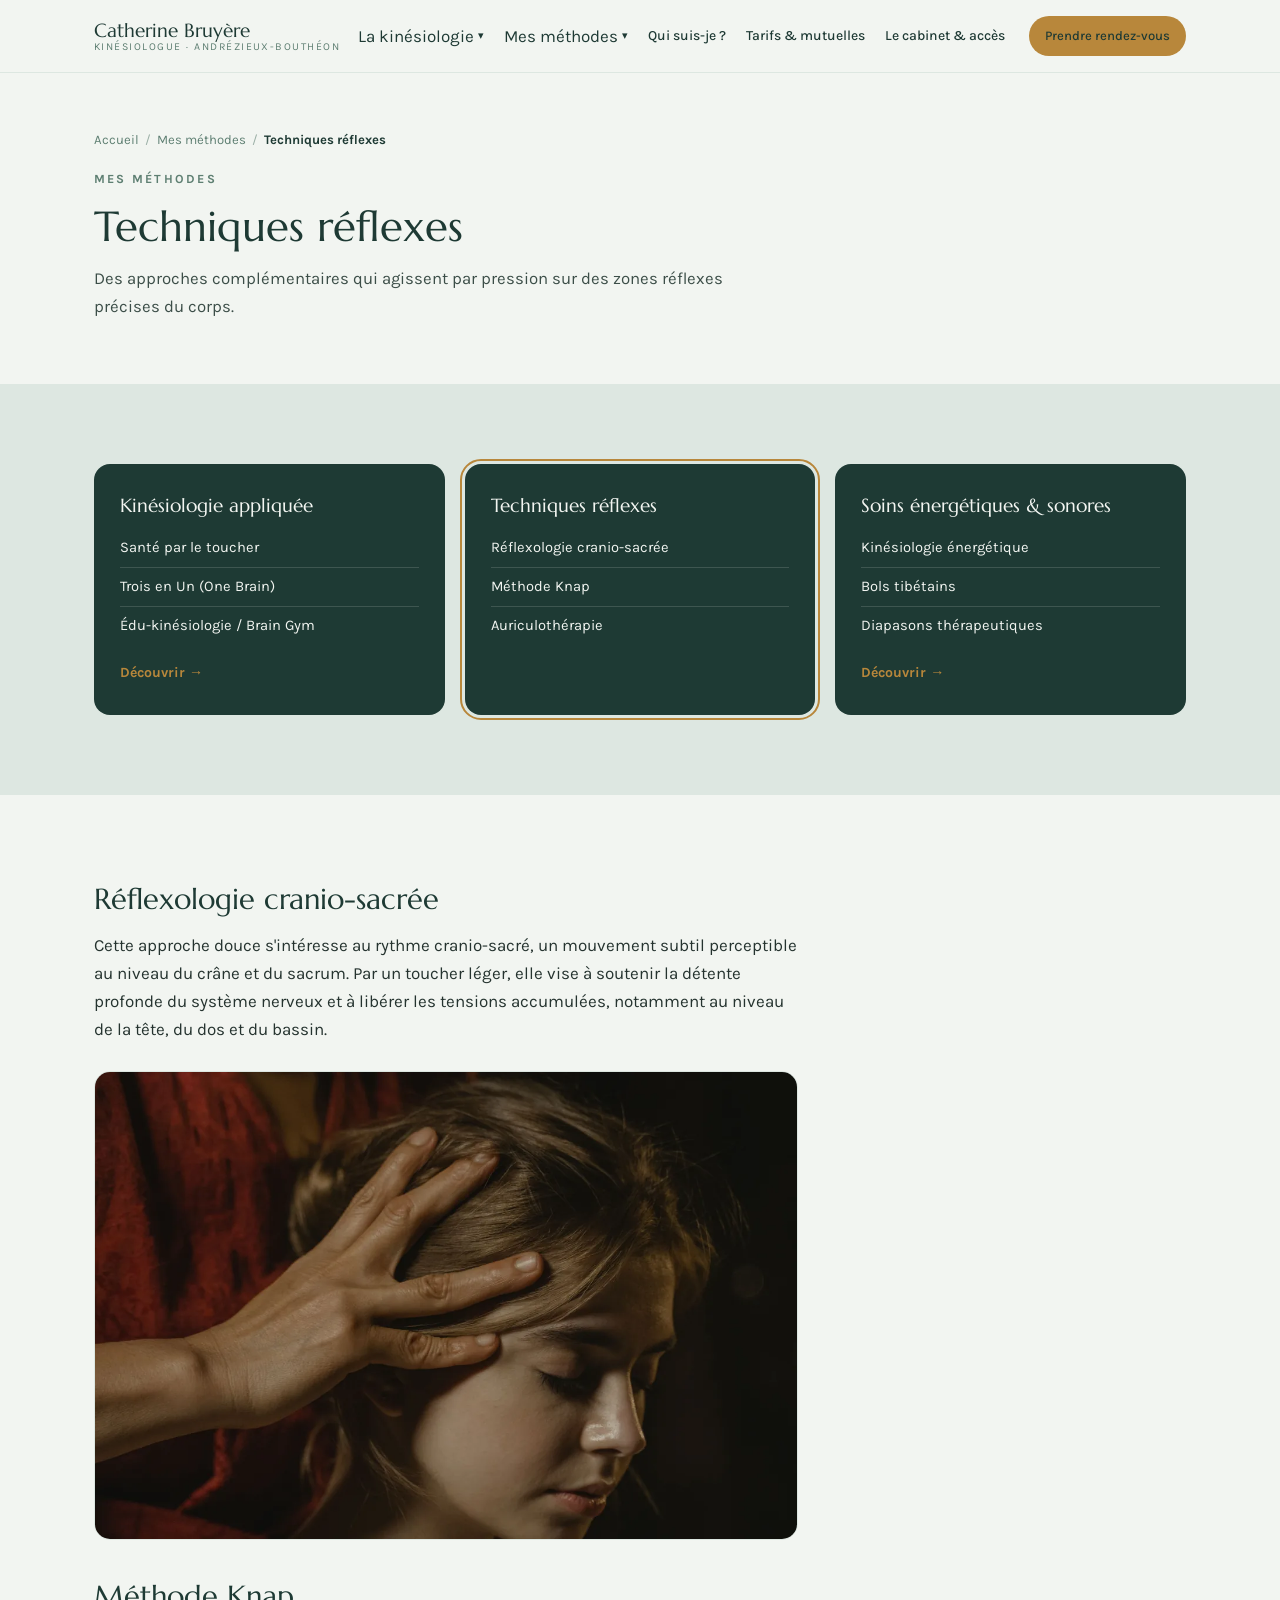
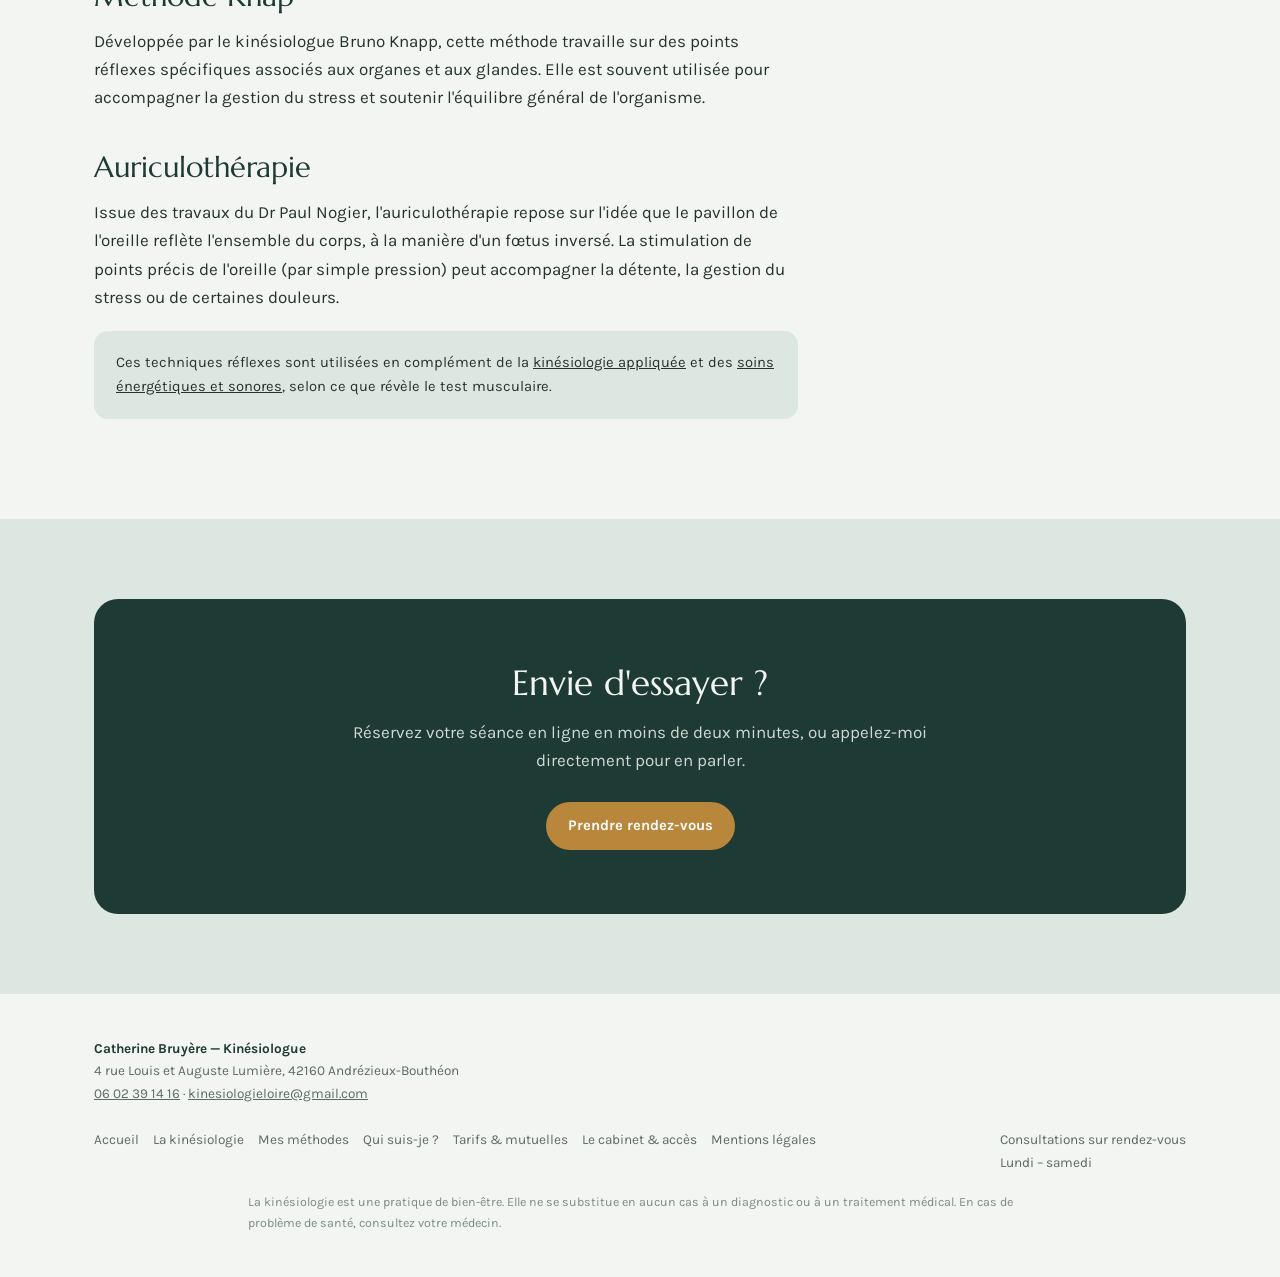
<file: methodes/techniques-reflexes.html>
<!DOCTYPE html>
<html lang="fr">
<head>
<meta charset="UTF-8">
<meta name="viewport" content="width=device-width, initial-scale=1.0">
<title>Techniques réflexes — Réflexologie cranio-sacrée, Knap, auriculothérapie</title>
<meta name="description" content="Réflexologie cranio-sacrée, méthode Knap, auriculothérapie : les techniques réflexes mobilisées par Catherine Bruyère, kinésiologue à Andrézieux-Bouthéon.">
<link rel="canonical" href="https://catherine-bruyere-kinesiologue.fr/methodes/techniques-reflexes.html">
<meta property="og:type" content="website">
<meta property="og:title" content="Techniques réflexes — Catherine Bruyère, kinésiologue">
<meta property="og:description" content="Réflexologie cranio-sacrée, méthode Knap, auriculothérapie.">
<meta property="og:url" content="https://catherine-bruyere-kinesiologue.fr/methodes/techniques-reflexes.html">
<meta property="og:locale" content="fr_FR">
<meta property="og:site_name" content="Catherine Bruyère — Kinésiologue">
<meta property="og:image" content="https://catherine-bruyere-kinesiologue.fr/assets/img/reflexologie-cranio-sacree-soin.webp">
<link rel="icon" type="image/svg+xml" href="../assets/img/favicon.svg">
<meta name="theme-color" content="#F2F5F1">
<link rel="stylesheet" href="../assets/css/style.css">
<script type="application/ld+json">
{
  "@context": "https://schema.org",
  "@type": "LocalBusiness",
  "@id": "https://catherine-bruyere-kinesiologue.fr/#cabinet",
  "name": "Catherine Bruyère — Kinésiologue",
  "url": "https://catherine-bruyere-kinesiologue.fr/",
  "image": "https://catherine-bruyere-kinesiologue.fr/assets/img/cabinet-kinesiologie-andrezieux-boutheon.webp",
  "telephone": "+33602391416",
  "email": "kinesiologieloire@gmail.com",
  "priceRange": "50€–60€",
  "paymentAccepted": "Chèque, Espèces",
  "currenciesAccepted": "EUR",
  "address": {
    "@type": "PostalAddress",
    "streetAddress": "4 rue Louis et Auguste Lumière",
    "addressLocality": "Andrézieux-Bouthéon",
    "postalCode": "42160",
    "addressRegion": "Loire",
    "addressCountry": "FR"
  },
  "geo": { "@type": "GeoCoordinates", "latitude": 45.5242, "longitude": 4.2711 },
  "openingHoursSpecification": [
    { "@type": "OpeningHoursSpecification", "dayOfWeek": ["Monday","Tuesday","Wednesday","Thursday","Friday"], "opens": "09:00", "closes": "19:00" },
    { "@type": "OpeningHoursSpecification", "dayOfWeek": "Saturday", "opens": "09:00", "closes": "13:00" }
  ],
  "makesOffer": [
    { "@type": "Offer", "name": "Séance de kinésiologie adulte (environ 1 h)", "price": "60", "priceCurrency": "EUR" },
    { "@type": "Offer", "name": "Séance de kinésiologie enfant (moins de 12 ans)", "price": "50", "priceCurrency": "EUR" }
  ],
  "areaServed": ["Andrézieux-Bouthéon", "Saint-Étienne", "Loire"]
}
</script>
<script type="application/ld+json">
{
  "@context": "https://schema.org",
  "@type": "BreadcrumbList",
  "itemListElement": [
    { "@type": "ListItem", "position": 1, "name": "Accueil", "item": "https://catherine-bruyere-kinesiologue.fr/" },
    { "@type": "ListItem", "position": 2, "name": "Mes méthodes", "item": "https://catherine-bruyere-kinesiologue.fr/methodes/kinesiologie-appliquee.html" },
    { "@type": "ListItem", "position": 3, "name": "Techniques réflexes" }
  ]
}
</script>
</head>
<body>

<a class="skip-link" href="#contenu">Aller au contenu</a>

<header>
  <div class="wrap nav">
    <a class="logo" href="../index.html">Catherine Bruyère<small>Kinésiologue · Andrézieux-Bouthéon</small></a>
    <nav class="primary" aria-label="Navigation principale">
      <ul>
        <li class="has-dropdown">
          <button class="nav-toggle" aria-expanded="false" aria-haspopup="true">La kinésiologie <span class="chev">▾</span></button>
          <ul class="dropdown">
            <li><a href="../kinesiologie/quest-ce-que-la-kinesiologie.html">Qu'est-ce que la kinésiologie&nbsp;?</a></li>
            <li><a href="../kinesiologie/pour-qui.html">Pour qui&nbsp;?</a></li>
            <li><a href="../kinesiologie/deroulement-seance.html">Déroulement d'une séance</a></li>
          </ul>
        </li>
        <li class="has-dropdown">
          <button class="nav-toggle" aria-expanded="false" aria-haspopup="true">Mes méthodes <span class="chev">▾</span></button>
          <ul class="dropdown">
            <li><a href="kinesiologie-appliquee.html">Kinésiologie appliquée</a></li>
            <li><a class="current" href="techniques-reflexes.html">Techniques réflexes</a></li>
            <li><a href="soins-energetiques.html">Soins énergétiques &amp; sonores</a></li>
          </ul>
        </li>
        <li><a href="../qui-suis-je.html">Qui suis-je&nbsp;?</a></li>
        <li><a href="../tarifs-mutuelles.html">Tarifs &amp; mutuelles</a></li>
        <li><a href="../cabinet-acces.html">Le cabinet &amp; accès</a></li>
        <li class="nav-cta"><a class="btn gold small" href="https://www.resalib.fr/praticien/79220-catherine-bruyere-kinesiologue-andrezieux-boutheon#newrdvmodal" target="_blank" rel="noopener">Prendre rendez-vous</a></li>
      </ul>
    </nav>
    <button class="burger" aria-label="Ouvrir le menu" aria-expanded="false">☰</button>
  </div>
</header>

<section class="page-hero" id="contenu">
  <div class="wrap">
    <ul class="breadcrumb">
      <li><a href="../index.html">Accueil</a></li>
      <li><a href="kinesiologie-appliquee.html">Mes méthodes</a></li>
      <li>Techniques réflexes</li>
    </ul>
    <p class="eyebrow">Mes méthodes</p>
    <h1>Techniques réflexes</h1>
    <p class="lede">Des approches complémentaires qui agissent par pression sur des zones réflexes précises du corps.</p>
  </div>
</section>

<section class="alt">
  <div class="wrap">
    <div class="grid3">
      <div class="methode"><h3>Kinésiologie appliquée</h3><ul><li>Santé par le toucher</li><li>Trois en Un (One Brain)</li><li>Édu-kinésiologie / Brain Gym</li></ul><a class="more" href="kinesiologie-appliquee.html" aria-label="Découvrir la kinésiologie appliquée">Découvrir →</a></div>
      <div class="methode current-page"><h3>Techniques réflexes</h3><ul><li>Réflexologie cranio-sacrée</li><li>Méthode Knap</li><li>Auriculothérapie</li></ul></div>
      <div class="methode"><h3>Soins énergétiques &amp; sonores</h3><ul><li>Kinésiologie énergétique</li><li>Bols tibétains</li><li>Diapasons thérapeutiques</li></ul><a class="more" href="soins-energetiques.html" aria-label="Découvrir les soins énergétiques et sonores">Découvrir →</a></div>
    </div>
  </div>
</section>

<section>
  <div class="wrap">
    <div class="content">
      <h2>Réflexologie cranio-sacrée</h2>
      <p>Cette approche douce s'intéresse au rythme cranio-sacré, un mouvement subtil perceptible au niveau du crâne et du sacrum. Par un toucher léger, elle vise à soutenir la détente profonde du système nerveux et à libérer les tensions accumulées, notamment au niveau de la tête, du dos et du bassin.</p>

      <figure class="photo photo--3x2">
        <img src="../assets/img/reflexologie-cranio-sacree-soin.webp" alt="Soin de réflexologie cranio-sacrée : toucher léger au niveau du crâne" width="1200" height="800" loading="lazy">
      </figure>

      <h2>Méthode Knap</h2>
      <p>Développée par le kinésiologue Bruno Knapp, cette méthode travaille sur des points réflexes spécifiques associés aux organes et aux glandes. Elle est souvent utilisée pour accompagner la gestion du stress et soutenir l'équilibre général de l'organisme.</p>

      <h2>Auriculothérapie</h2>
      <p>Issue des travaux du Dr Paul Nogier, l'auriculothérapie repose sur l'idée que le pavillon de l'oreille reflète l'ensemble du corps, à la manière d'un fœtus inversé. La stimulation de points précis de l'oreille (par simple pression) peut accompagner la détente, la gestion du stress ou de certaines douleurs.</p>

      <div class="note">
        <p style="margin-bottom:0">Ces techniques réflexes sont utilisées en complément de la <a href="kinesiologie-appliquee.html">kinésiologie appliquée</a> et des <a href="soins-energetiques.html">soins énergétiques et sonores</a>, selon ce que révèle le test musculaire.</p>
      </div>
    </div>
  </div>
</section>

<section class="alt">
  <div class="wrap">
    <div class="cta-final">
      <h2>Envie d'essayer&nbsp;?</h2>
      <p>Réservez votre séance en ligne en moins de deux minutes, ou appelez-moi directement pour en parler.</p>
      <a class="btn gold" href="https://www.resalib.fr/praticien/79220-catherine-bruyere-kinesiologue-andrezieux-boutheon#newrdvmodal" target="_blank" rel="noopener">Prendre rendez-vous</a>
    </div>
  </div>
</section>

<footer class="site">
  <div class="wrap">
    <div>
      <strong style="color:var(--sapin)">Catherine Bruyère — Kinésiologue</strong><br>
      4 rue Louis et Auguste Lumière, 42160 Andrézieux-Bouthéon<br>
      <a href="tel:+33602391416">06 02 39 14 16</a> · <a href="mailto:kinesiologieloire@gmail.com">kinesiologieloire@gmail.com</a>
    </div>
    <nav aria-label="Navigation pied de page">
      <a href="../index.html">Accueil</a>
      <a href="../kinesiologie/quest-ce-que-la-kinesiologie.html">La kinésiologie</a>
      <a href="kinesiologie-appliquee.html">Mes méthodes</a>
      <a href="../qui-suis-je.html">Qui suis-je&nbsp;?</a>
      <a href="../tarifs-mutuelles.html">Tarifs &amp; mutuelles</a>
      <a href="../cabinet-acces.html">Le cabinet &amp; accès</a>
      <a href="../mentions-legales.html">Mentions légales</a>
    </nav>
    <div>
      Consultations sur rendez-vous<br>Lundi – samedi
    </div>
  </div>
  <div class="wrap avert">
    La kinésiologie est une pratique de bien-être. Elle ne se substitue en aucun cas à un diagnostic ou à un traitement médical. En cas de problème de santé, consultez votre médecin.
  </div>
</footer>

<script src="../assets/js/main.js"></script>
</body>
</html>
</file>
<file: assets/css/style.css>
/* =======================================================
   Catherine Bruyère — Kinésiologue — feuille de style partagée
   ======================================================= */

/* ---------- Polices auto-hébergées (RGPD : aucun appel aux serveurs Google) ---------- */
@font-face{font-family:'Marcellus';font-style:normal;font-weight:400;font-display:swap;src:url('../fonts/marcellus-latin.woff2') format('woff2');unicode-range:U+0000-00FF,U+0131,U+0152-0153,U+02BB-02BC,U+02C6,U+02DA,U+02DC,U+0304,U+0308,U+0329,U+2000-206F,U+20AC,U+2122,U+2191,U+2193,U+2212,U+2215,U+FEFF,U+FFFD}
@font-face{font-family:'Marcellus';font-style:normal;font-weight:400;font-display:swap;src:url('../fonts/marcellus-latin-ext.woff2') format('woff2');unicode-range:U+0100-02BA,U+02BD-02C5,U+02C7-02CC,U+02CE-02D7,U+02DD-02FF,U+0304,U+0308,U+0329,U+1D00-1DBF,U+1E00-1E9F,U+1EF2-1EFF,U+2020,U+20A0-20AB,U+20AD-20C0,U+2113,U+2C60-2C7F,U+A720-A7FF}
@font-face{font-family:'Karla';font-style:normal;font-weight:400 700;font-display:swap;src:url('../fonts/karla-var-latin.woff2') format('woff2');unicode-range:U+0000-00FF,U+0131,U+0152-0153,U+02BB-02BC,U+02C6,U+02DA,U+02DC,U+0304,U+0308,U+0329,U+2000-206F,U+20AC,U+2122,U+2191,U+2193,U+2212,U+2215,U+FEFF,U+FFFD}
@font-face{font-family:'Karla';font-style:normal;font-weight:400 700;font-display:swap;src:url('../fonts/karla-var-latin-ext.woff2') format('woff2');unicode-range:U+0100-02BA,U+02BD-02C5,U+02C7-02CC,U+02CE-02D7,U+02DD-02FF,U+0304,U+0308,U+0329,U+1D00-1DBF,U+1E00-1E9F,U+1EF2-1EFF,U+2020,U+20A0-20AB,U+20AD-20C0,U+2113,U+2C60-2C7F,U+A720-A7FF}
@font-face{font-family:'Karla';font-style:italic;font-weight:400;font-display:swap;src:url('../fonts/karla-italic-latin.woff2') format('woff2');unicode-range:U+0000-00FF,U+0131,U+0152-0153,U+02BB-02BC,U+02C6,U+02DA,U+02DC,U+0304,U+0308,U+0329,U+2000-206F,U+20AC,U+2122,U+2191,U+2193,U+2212,U+2215,U+FEFF,U+FFFD}
@font-face{font-family:'Karla';font-style:italic;font-weight:400;font-display:swap;src:url('../fonts/karla-italic-latin-ext.woff2') format('woff2');unicode-range:U+0100-02BA,U+02BD-02C5,U+02C7-02CC,U+02CE-02D7,U+02DD-02FF,U+0304,U+0308,U+0329,U+1D00-1DBF,U+1E00-1E9F,U+1EF2-1EFF,U+2020,U+20A0-20AB,U+20AD-20C0,U+2113,U+2C60-2C7F,U+A720-A7FF}

:root{
  --sapin:#1E3A34;        /* encre sapin — titres, header */
  --eucalyptus:#5E7F72;   /* vert doux — secondaire */
  --brume:#F2F5F1;        /* fond général, blanc-vert pâle */
  --celadon:#DDE7E1;      /* fonds de section alternés */
  --miel:#B8873B;         /* accent CTA */
  --blanc:#FFFFFF;
  --encre:#25332F;        /* texte courant */
}
*{margin:0;padding:0;box-sizing:border-box}
html{scroll-behavior:smooth}
body{font-family:'Karla',sans-serif;color:var(--encre);background:var(--brume);line-height:1.65;font-size:17px}
h1,h2,h3{font-family:'Marcellus',serif;font-weight:400;color:var(--sapin);line-height:1.15}
a{color:inherit}
img{max-width:100%;display:block}
:focus-visible{outline:3px solid var(--miel);outline-offset:3px;border-radius:4px}
.wrap{max-width:1140px;margin:0 auto;padding:0 24px}

/* Lien d'évitement (accessibilité clavier) */
.skip-link{position:absolute;left:-9999px;top:0;z-index:100;background:var(--sapin);color:var(--blanc);padding:12px 20px;border-radius:0 0 8px 0;text-decoration:none;font-weight:700}
.skip-link:focus{left:0}
.eyebrow{font-size:.78rem;letter-spacing:.18em;text-transform:uppercase;color:var(--eucalyptus);font-weight:700;margin-bottom:14px}

/* ---------- Header / Navigation ---------- */
header{position:sticky;top:0;z-index:50;background:rgba(242,245,241,.92);backdrop-filter:blur(8px);border-bottom:1px solid var(--celadon)}
.nav{display:flex;align-items:center;justify-content:space-between;height:72px;position:relative}
.logo{font-family:'Marcellus',serif;font-size:1.2rem;color:var(--sapin);text-decoration:none;line-height:1.1;flex:none}
.logo small{display:block;font-family:'Karla',sans-serif;font-size:.66rem;letter-spacing:.14em;text-transform:uppercase;color:var(--eucalyptus)}

nav.primary{display:flex;align-items:center}
nav.primary > ul{display:flex;gap:16px;list-style:none;align-items:center}
nav.primary > ul > li{position:relative}
nav.primary a{text-decoration:none;font-size:.87rem;font-weight:500;color:var(--sapin);white-space:nowrap}
nav.primary > ul > li > a, nav.primary > ul > li > .nav-toggle{padding:8px 2px;display:inline-flex;align-items:center;gap:4px}
nav.primary a:hover{color:var(--miel)}

.btn{display:inline-block;background:var(--sapin);color:var(--blanc);text-decoration:none;padding:12px 22px;border-radius:999px;font-weight:700;font-size:.92rem;transition:background .2s;border:none;cursor:pointer;font-family:inherit}
.btn:hover{background:var(--miel)}
.btn.gold{background:var(--miel)}
.btn.gold:hover{background:var(--sapin)}
.btn.ghost{background:transparent;color:var(--sapin);border:1.5px solid var(--sapin)}
.btn.ghost:hover{background:var(--sapin);color:var(--blanc)}
.btn.small{padding:9px 16px;font-size:.82rem}
.nav-cta{margin-left:6px}

/* Dropdown (desktop: hover/focus ; mobile: tap) */
.has-dropdown > .nav-toggle{background:none;border:none;font:inherit;color:var(--sapin);cursor:pointer}
.nav-toggle .chev{font-size:.65em;transition:transform .2s}
.has-dropdown.open > .nav-toggle .chev,
.has-dropdown:hover > .nav-toggle .chev{transform:rotate(180deg)}
.dropdown{list-style:none;position:absolute;top:100%;left:50%;transform:translateX(-50%);min-width:250px;background:var(--blanc);border:1px solid var(--celadon);border-radius:14px;padding:8px;box-shadow:0 18px 40px rgba(30,58,52,.14);opacity:0;visibility:hidden;transform:translateX(-50%) translateY(6px);transition:opacity .18s ease, transform .18s ease}
.has-dropdown:hover > .dropdown,
.has-dropdown:focus-within > .dropdown,
.has-dropdown.open > .dropdown{opacity:1;visibility:visible;transform:translateX(-50%) translateY(0)}
.dropdown li a{display:block;padding:10px 14px;border-radius:8px;font-size:.86rem;color:var(--sapin)}
.dropdown li a:hover,.dropdown li a:focus-visible{background:var(--brume);color:var(--miel)}
.dropdown li a.current{color:var(--miel);font-weight:700}

.burger{display:none;background:none;border:none;font-size:1.6rem;color:var(--sapin);cursor:pointer;line-height:1}

nav a.current{color:var(--miel)}

/* ---------- Hero (accueil) ---------- */
.hero{padding:84px 0 96px;position:relative;overflow:hidden}
.hero .wrap{display:grid;grid-template-columns:1.1fr .9fr;gap:48px;align-items:center}
.hero h1{font-size:clamp(2.2rem,4.6vw,3.4rem);margin-bottom:20px}
.hero p.lede{font-size:1.15rem;max-width:34rem;margin-bottom:30px;color:#3C4E48}
.hero .ctas{display:flex;gap:14px;flex-wrap:wrap;margin-bottom:34px}
.trust{display:flex;gap:22px;flex-wrap:wrap;font-size:.85rem;color:var(--eucalyptus)}
.trust span{display:flex;align-items:center;gap:7px}
.trust svg{flex:none}

.hero-photo{box-shadow:0 24px 60px -24px rgba(46,74,66,.35)}

/* Signature : ondes concentriques (bols tibétains / vibration) */
.waves{position:relative;aspect-ratio:1/1;max-width:430px;margin-left:auto}
.waves svg{width:100%;height:100%;display:block}
.ring{fill:none;stroke:var(--eucalyptus);stroke-width:1.2;opacity:.5;transform-origin:center;animation:breathe 7s ease-in-out infinite}
.ring:nth-child(2){animation-delay:1.1s;stroke:var(--sapin);opacity:.35}
.ring:nth-child(3){animation-delay:2.2s;opacity:.6}
.ring:nth-child(4){animation-delay:3.3s;stroke:var(--miel);opacity:.45}
.ring:nth-child(5){animation-delay:4.4s;opacity:.3}
@keyframes breathe{0%,100%{transform:scale(.94)}50%{transform:scale(1.03)}}
@media (prefers-reduced-motion:reduce){.ring{animation:none}}
.waves .center{font-family:'Marcellus',serif;fill:var(--sapin);font-size:15px}

/* ---------- Page hero (pages intérieures) ---------- */
.page-hero{padding:56px 0 64px}
.page-hero h1{font-size:clamp(1.9rem,3.6vw,2.6rem);margin-bottom:14px}
.page-hero p.lede{font-size:1.05rem;max-width:40rem;color:#3C4E48}
.breadcrumb{list-style:none;display:flex;flex-wrap:wrap;gap:6px;font-size:.82rem;color:var(--eucalyptus);margin-bottom:18px}
.breadcrumb li:not(:last-child)::after{content:"/";margin-left:6px;color:var(--eucalyptus);opacity:.6}
.breadcrumb a{text-decoration:none;color:var(--eucalyptus)}
.breadcrumb a:hover{color:var(--miel)}
.breadcrumb li:last-child{color:var(--sapin);font-weight:700}

/* ---------- Sections ---------- */
section{padding:80px 0}
.sec-head{max-width:44rem;margin-bottom:44px}
.sec-head h2{font-size:clamp(1.7rem,3vw,2.3rem);margin-bottom:12px}
.alt{background:var(--celadon)}

/* Pour qui */
.grid4{display:grid;grid-template-columns:repeat(4,1fr);gap:20px}
.card{background:var(--blanc);border-radius:16px;padding:28px 24px;border:1px solid var(--celadon)}
.card h3{font-size:1.15rem;margin-bottom:10px}
.card p{font-size:.92rem;color:#48594F}
.card .tag{font-size:.72rem;letter-spacing:.14em;text-transform:uppercase;color:var(--miel);font-weight:700;display:block;margin-bottom:10px}

/* Séance — séquence réelle, la numérotation encode l'ordre */
.steps{display:grid;grid-template-columns:repeat(3,1fr);gap:20px;counter-reset:step}
.step{background:var(--blanc);border-radius:16px;padding:30px 26px;position:relative;border:1px solid var(--celadon)}
.step::before{counter-increment:step;content:counter(step);font-family:'Marcellus',serif;font-size:2.4rem;color:var(--miel);display:block;margin-bottom:8px;line-height:1}
.step h3{font-size:1.1rem;margin-bottom:8px}
.step p{font-size:.92rem;color:#48594F}
.steps-note{margin-top:22px;font-size:.9rem;color:var(--eucalyptus)}

/* Méthodes */
.grid3{display:grid;grid-template-columns:repeat(3,1fr);gap:20px}
.methode{border-radius:16px;padding:30px 26px;background:var(--sapin);color:var(--brume)}
.methode h3{color:var(--brume);font-size:1.2rem;margin-bottom:12px}
.methode ul{list-style:none;font-size:.92rem}
.methode li{padding:7px 0;border-bottom:1px solid rgba(242,245,241,.15)}
.methode li:last-child{border:none}
.methode a.more{display:inline-block;margin-top:16px;color:var(--miel);font-weight:700;font-size:.88rem;text-decoration:none}
.methode.current-page{outline:2px solid var(--miel);outline-offset:3px}

/* Praticienne + avis */
.duo{display:grid;grid-template-columns:1.05fr .95fr;gap:48px;align-items:start}
.portrait{background:linear-gradient(160deg,var(--celadon),var(--eucalyptus));border-radius:20px;aspect-ratio:4/5;display:flex;align-items:end;padding:22px;color:var(--sapin);font-size:.85rem;font-style:italic}

/* ---------- Emplacements photo ----------
   Déposer les fichiers dans assets/img/ puis remplacer le bloc .photo-ph
   par la balise <img> fournie en commentaire dans chaque page. */
.photo{margin:0;border-radius:16px;overflow:hidden;border:1px solid var(--celadon);background:linear-gradient(160deg,var(--celadon),#CBDCD2);position:relative}
.photo img{width:100%;height:100%;object-fit:cover;display:block}
.photo--3x2{aspect-ratio:3/2}
.photo--16x9{aspect-ratio:16/9}
.photo--4x5{aspect-ratio:4/5;border-radius:20px}
.photo-ph{position:absolute;inset:0;display:flex;flex-direction:column;align-items:center;justify-content:center;gap:6px;text-align:center;padding:24px;color:var(--sapin);font-size:.85rem;font-style:italic}
.photo-ph strong{font-style:normal;font-family:ui-monospace,'Cascadia Code',Consolas,monospace;font-size:.76rem;letter-spacing:.02em}
.photo-ph .dims{font-style:normal;font-size:.78rem;color:var(--eucalyptus)}
.content .photo{margin:28px 0}
figcaption{font-size:.8rem;color:var(--eucalyptus);margin-top:10px;font-style:italic}
.grid2{display:grid;grid-template-columns:1fr 1fr;gap:20px}
blockquote{background:var(--blanc);border-radius:16px;padding:26px;border-left:4px solid var(--miel);font-size:.98rem;margin-bottom:16px}
blockquote footer{margin-top:10px;font-size:.82rem;color:var(--eucalyptus);font-style:normal}

/* Infos pratiques */
.infos{display:grid;grid-template-columns:repeat(3,1fr);gap:20px}
.prix{font-family:'Marcellus',serif;font-size:2rem;color:var(--sapin)}
.prix small{font-family:'Karla',sans-serif;font-size:.85rem;color:var(--eucalyptus)}

/* Contenu éditorial (pages intérieures) */
.content{max-width:44rem}
.content h2{margin-top:8px;margin-bottom:14px;font-size:clamp(1.4rem,2.6vw,1.8rem)}
.content h2:not(:first-child){margin-top:40px}
.content h3{margin-top:26px;margin-bottom:10px;font-size:1.15rem}
.content p{margin-bottom:16px}
.content ul,.content ol{margin:0 0 16px 22px}
.content li{margin-bottom:8px}
.content .note{background:var(--celadon);border-radius:14px;padding:20px 22px;font-size:.92rem;margin:20px 0}

/* Tableau (tarifs / mutuelles) */
.table-wrap{overflow-x:auto;margin-bottom:24px}
table{width:100%;border-collapse:collapse;background:var(--blanc);border-radius:14px;overflow:hidden;font-size:.92rem}
table caption{text-align:left;font-size:.8rem;color:var(--eucalyptus);margin-bottom:8px}
th,td{text-align:left;padding:14px 18px;border-bottom:1px solid var(--celadon)}
th{background:var(--sapin);color:var(--brume);font-family:'Marcellus',serif;font-weight:400}
tr:last-child td{border-bottom:none}

/* Accordéon FAQ simple (details/summary) */
.faq{max-width:44rem}
.faq details{background:var(--blanc);border:1px solid var(--celadon);border-radius:14px;padding:18px 22px;margin-bottom:12px}
.faq summary{font-family:'Marcellus',serif;color:var(--sapin);cursor:pointer;list-style:none;display:flex;justify-content:space-between;align-items:center;gap:12px}
.faq summary::-webkit-details-marker{display:none}
.faq summary::after{content:"+";color:var(--miel);font-size:1.3rem;flex:none}
.faq details[open] summary::after{content:"–"}
.faq details p{margin-top:12px;font-size:.94rem;color:#48594F}

/* Carte itinéraire / accès — la carte Google n'est chargée qu'après consentement (RGPD) */
.map-embed{border-radius:16px;overflow:hidden;border:1px solid var(--celadon);aspect-ratio:16/10;position:relative;background:linear-gradient(160deg,var(--celadon),#CBDCD2)}
.map-embed iframe{width:100%;height:100%;border:0;display:block}
.map-consent{position:absolute;inset:0;display:flex;flex-direction:column;align-items:center;justify-content:center;gap:14px;text-align:center;padding:28px}
.map-consent p{font-size:.88rem;color:var(--sapin);max-width:26rem}
.map-consent a{font-size:.85rem;color:var(--eucalyptus)}
.access-list{list-style:none}
.access-list li{display:flex;gap:12px;padding:10px 0;border-bottom:1px solid var(--celadon);font-size:.94rem}
.access-list li:last-child{border-bottom:none}
.access-list svg{flex:none;margin-top:3px}

/* Bande CTA finale */
.cta-final{background:var(--sapin);color:var(--brume);text-align:center;border-radius:24px;padding:64px 32px}
.cta-final h2{color:var(--brume);font-size:clamp(1.6rem,3vw,2.2rem);margin-bottom:14px}
.cta-final p{max-width:36rem;margin:0 auto 28px;opacity:.85}

footer.site{padding:44px 0;font-size:.85rem;color:#5B6B63}
footer.site .wrap{display:flex;justify-content:space-between;gap:24px;flex-wrap:wrap}
footer.site nav{display:flex;gap:14px;flex-wrap:wrap;font-size:.85rem}
footer.site nav a{text-decoration:none;color:#5B6B63}
footer.site nav a:hover{color:var(--miel)}
.avert{margin-top:18px;font-size:.78rem;color:#7C8B82;max-width:52rem}

/* ---------- Responsive ---------- */
@media (max-width:1140px){
  nav.primary > ul{gap:10px}
  nav.primary a{font-size:.83rem}
  .btn.small{padding:8px 14px}
}
@media (max-width:960px){
  .hero .wrap{grid-template-columns:1fr}
  .waves{margin:0 auto;max-width:320px}
  .grid4{grid-template-columns:repeat(2,1fr)}
  .steps,.grid3,.infos,.grid2{grid-template-columns:1fr}
  .duo{grid-template-columns:1fr}

  .burger{display:block}
  /* header a un backdrop-filter, qui crée un nouveau bloc de positionnement pour les
     descendants en position:fixed : on utilise donc height:100vh (immune au bloc de
     positionnement) plutôt que bottom:0 pour garantir un panneau plein écran */
  nav.primary{position:fixed;top:72px;left:0;width:100%;height:calc(100vh - 72px);background:var(--brume);transform:translateX(100%);transition:transform .25s ease;overflow-y:auto;border-top:1px solid var(--celadon)}
  nav.primary.open{transform:translateX(0)}
  nav.primary > ul{flex-direction:column;align-items:stretch;gap:0;padding:20px 24px 40px}
  nav.primary > ul > li{border-bottom:1px solid var(--celadon)}
  nav.primary > ul > li > a,nav.primary > ul > li > .nav-toggle{padding:16px 4px;font-size:1rem;width:100%;justify-content:space-between}
  .nav-cta{margin:20px 0 0}
  .nav-cta .btn{display:block;text-align:center}
  .dropdown{position:static;transform:none;box-shadow:none;border:none;background:var(--celadon);opacity:1;visibility:visible;max-height:0;overflow:hidden;padding:0 8px;margin-top:0;transition:max-height .25s ease, padding .25s ease}
  .has-dropdown:hover > .dropdown,
  .has-dropdown:focus-within > .dropdown,
  .has-dropdown.open > .dropdown{transform:none;max-height:400px;padding:8px}
}
@media (max-width:560px){.grid4{grid-template-columns:1fr}}
</file>
